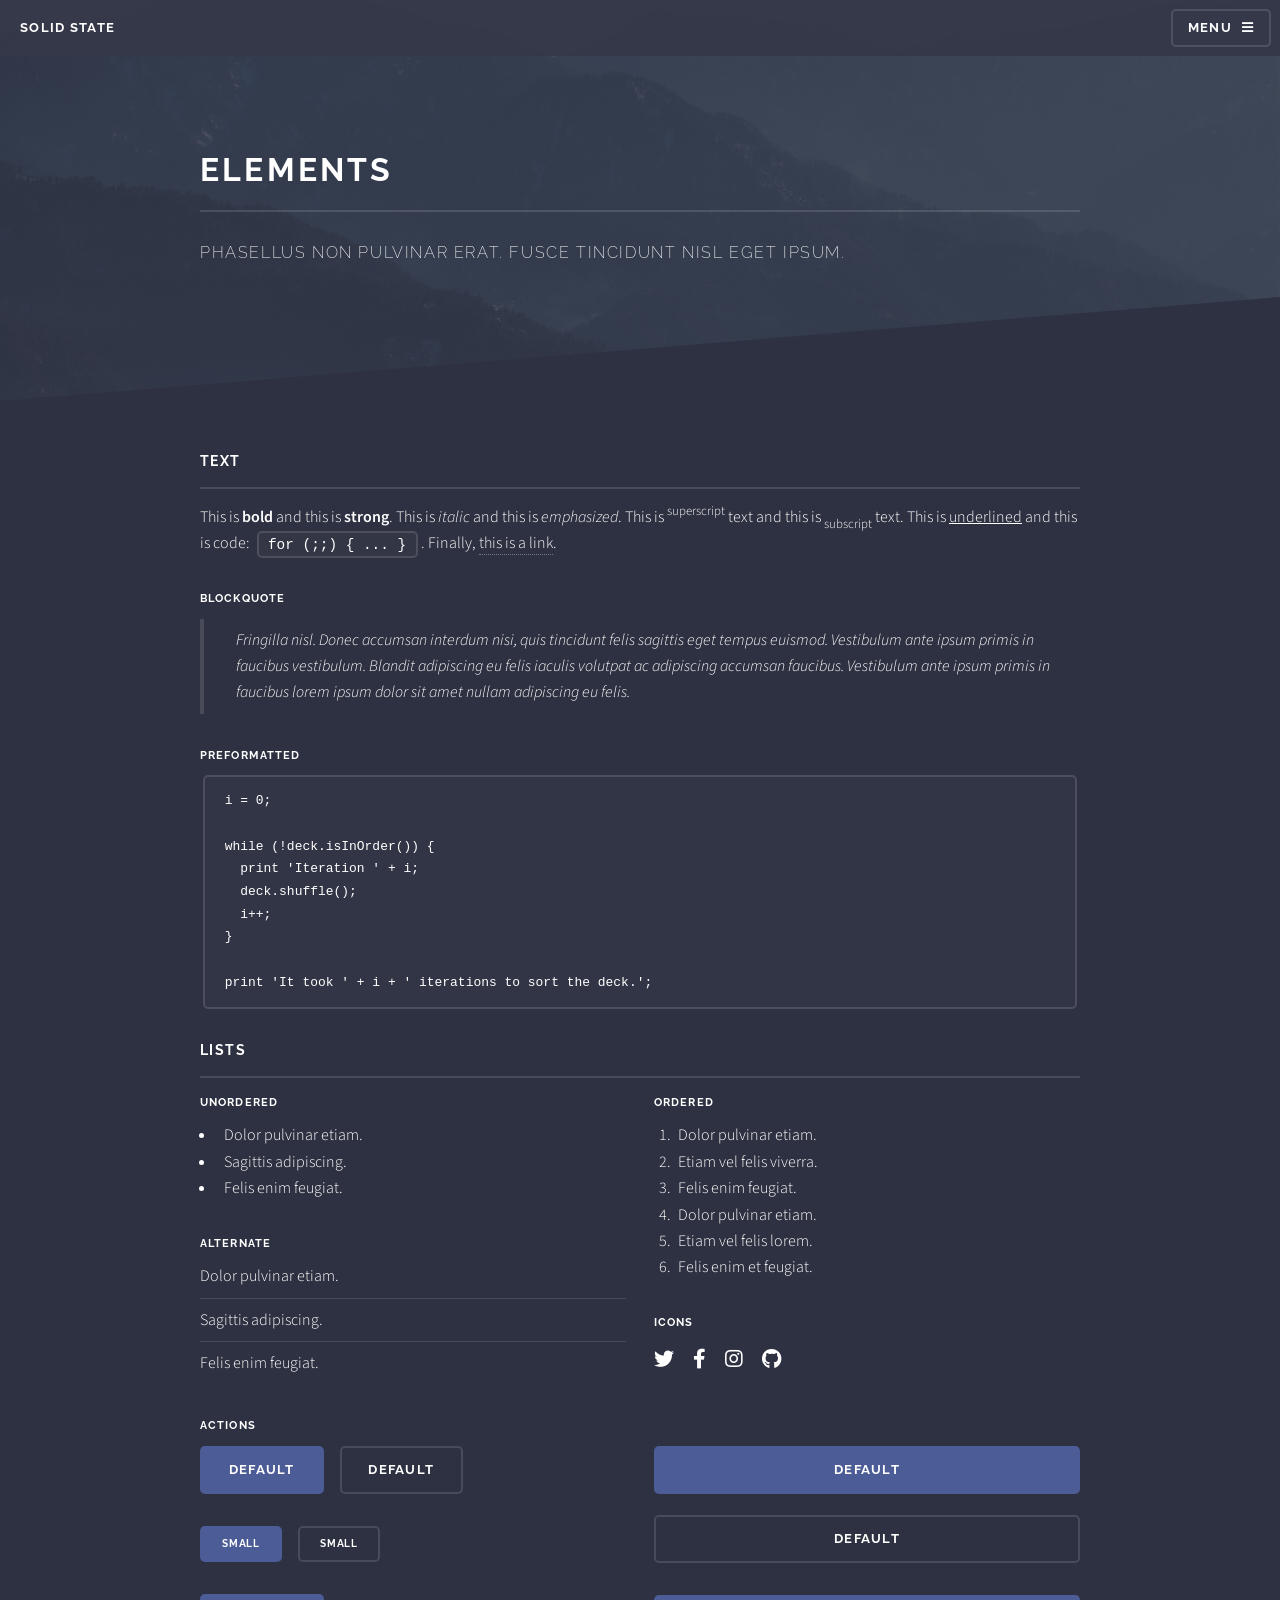
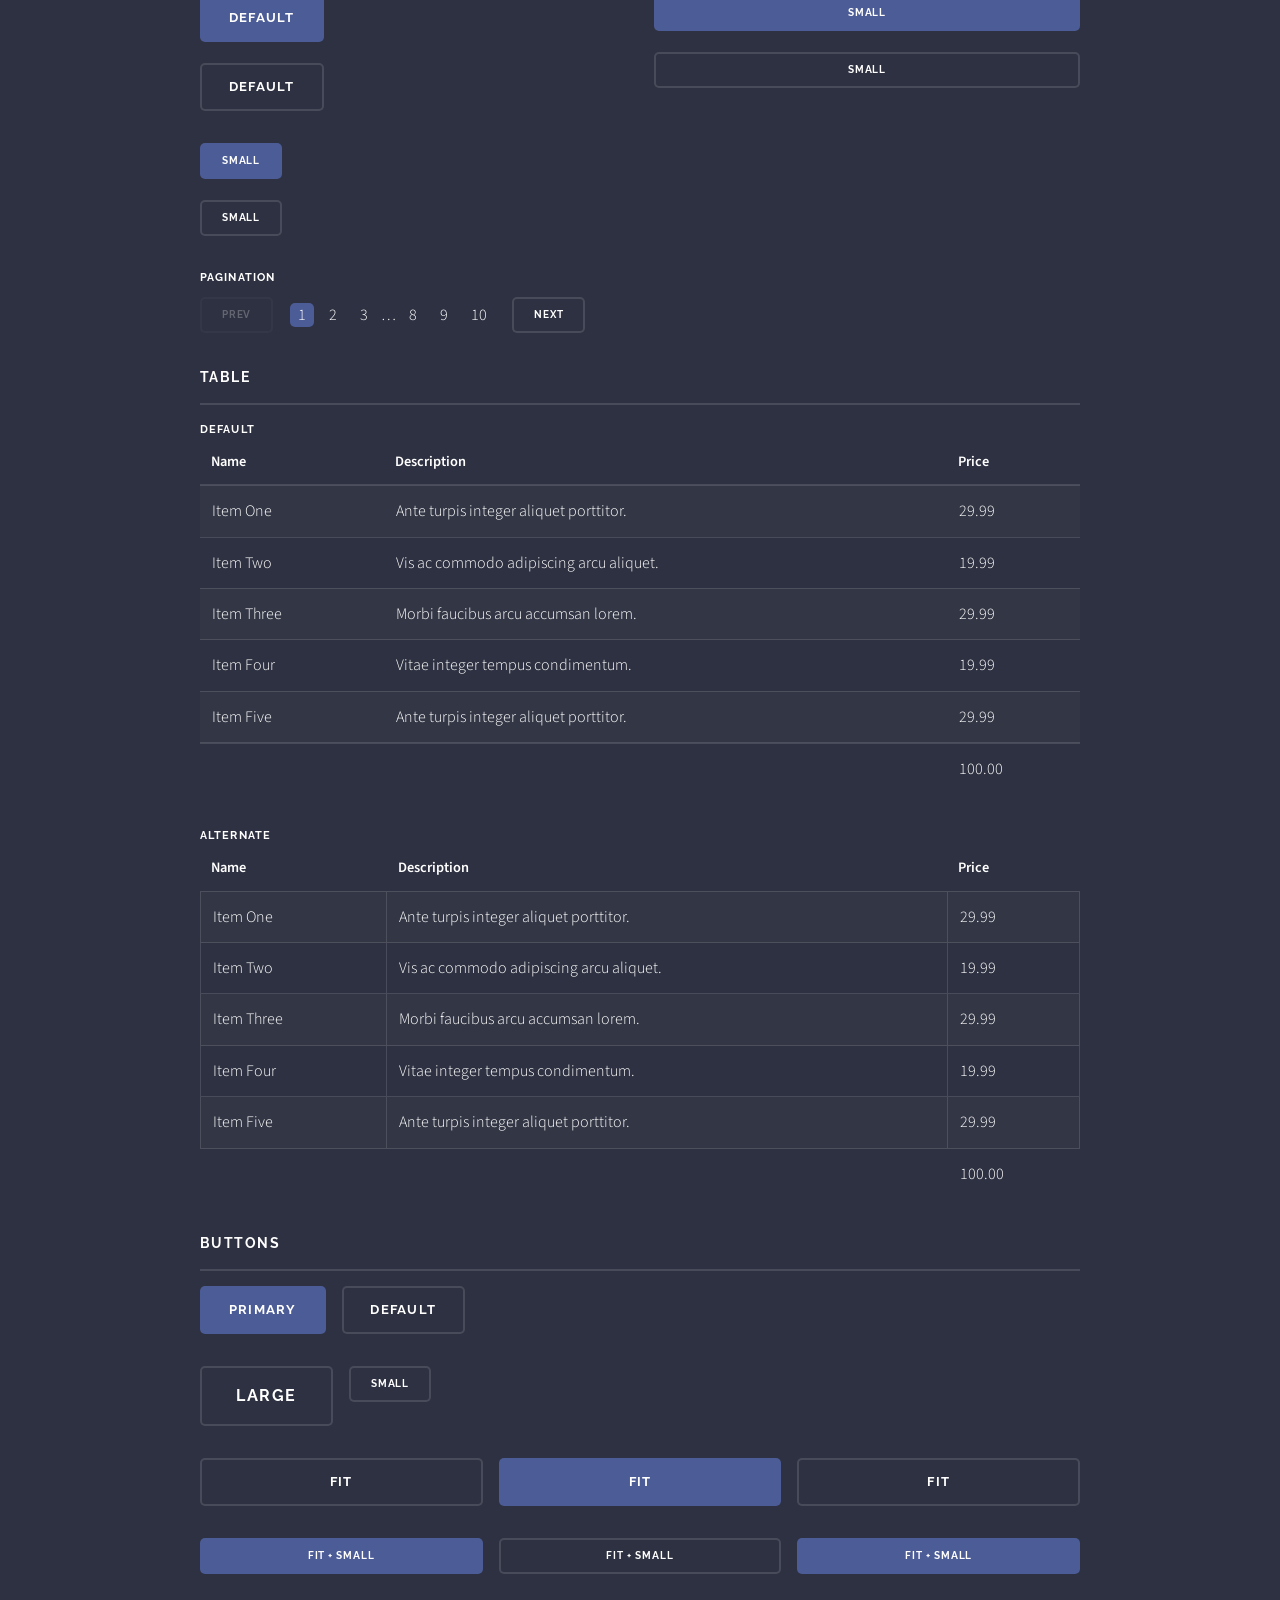
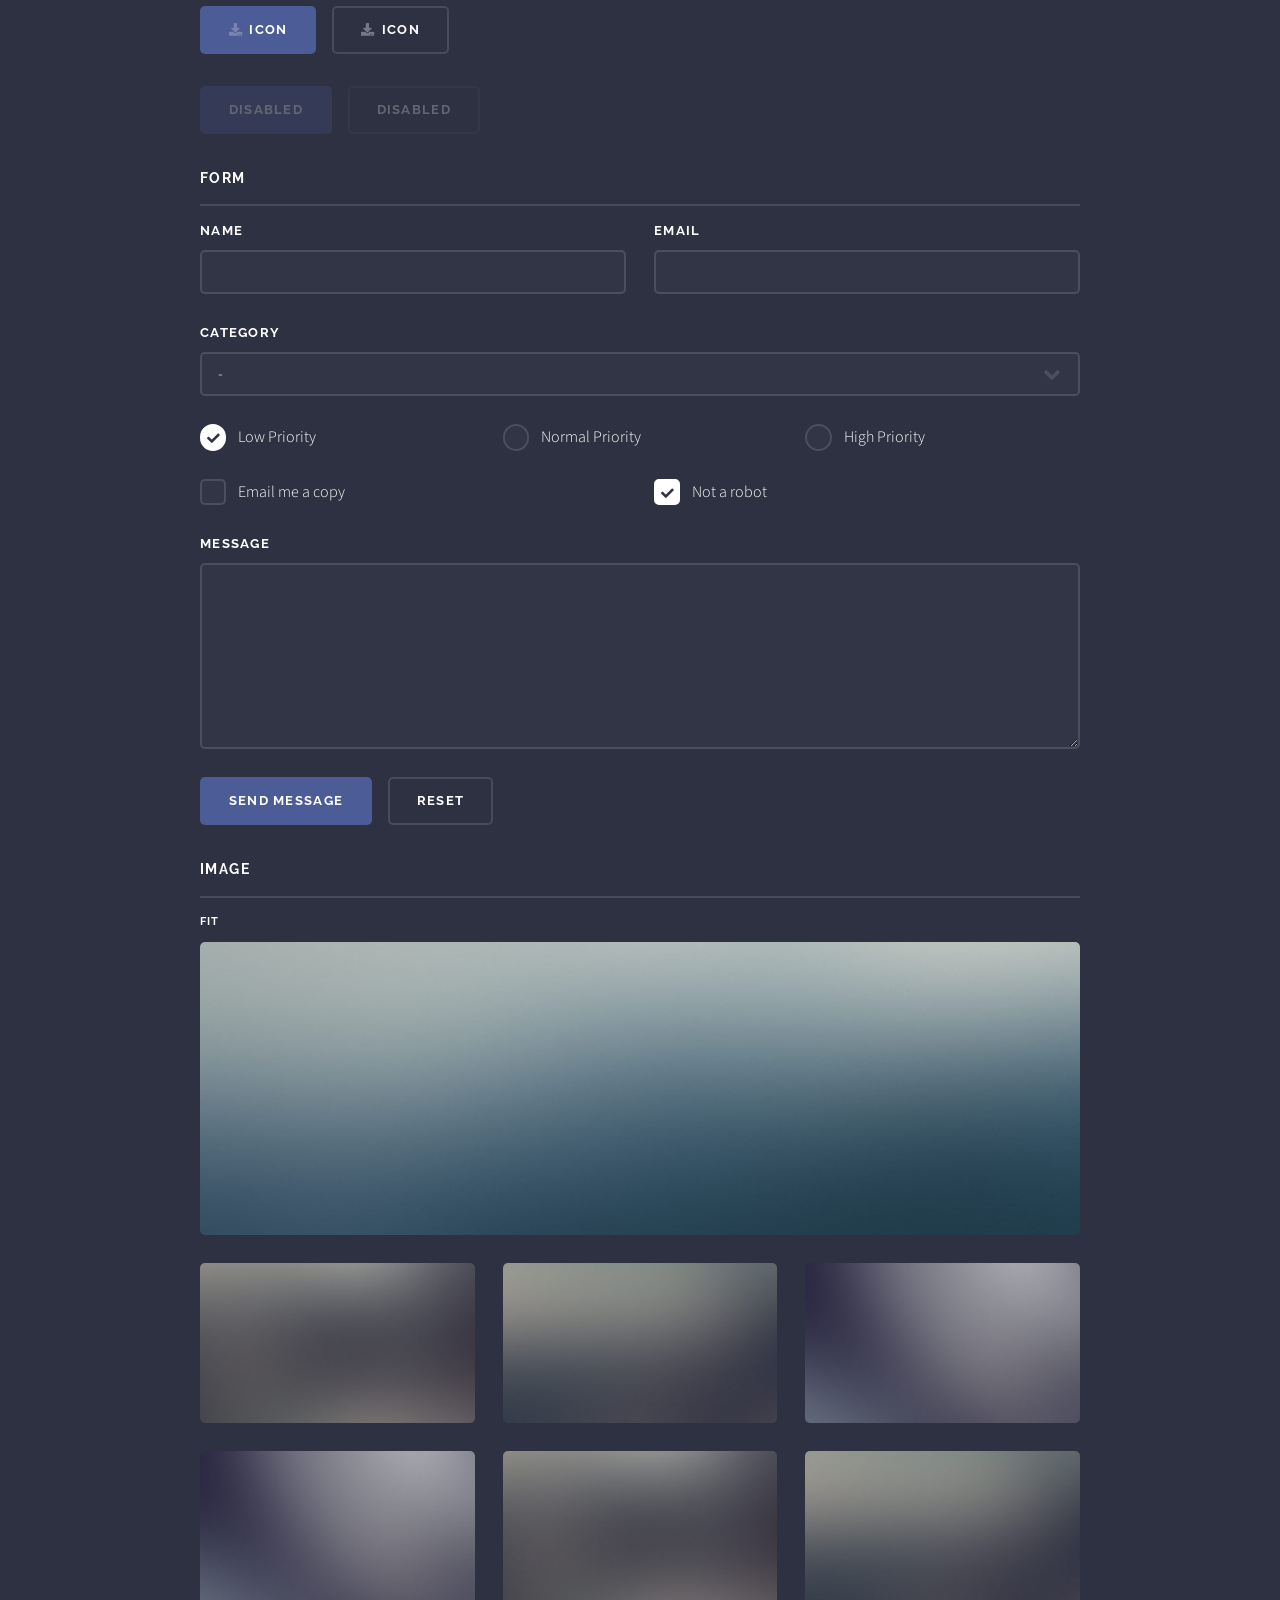
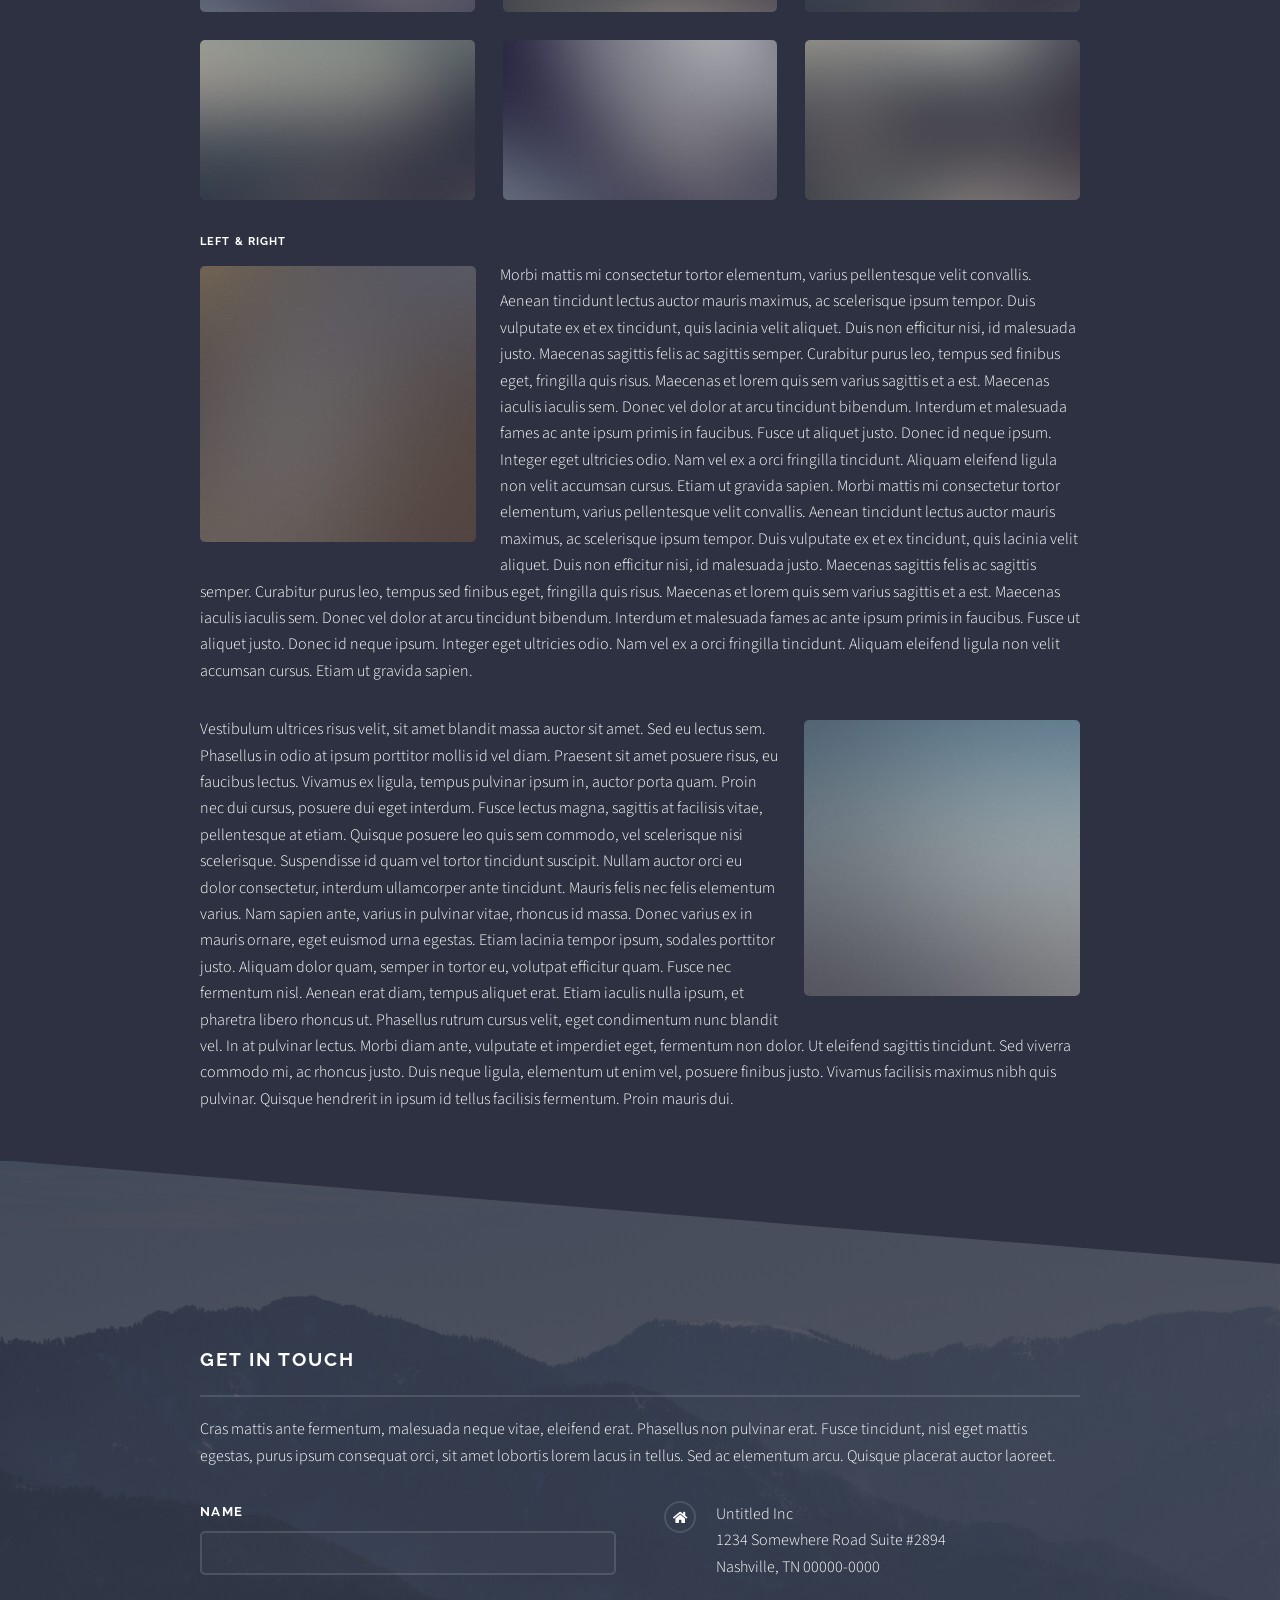
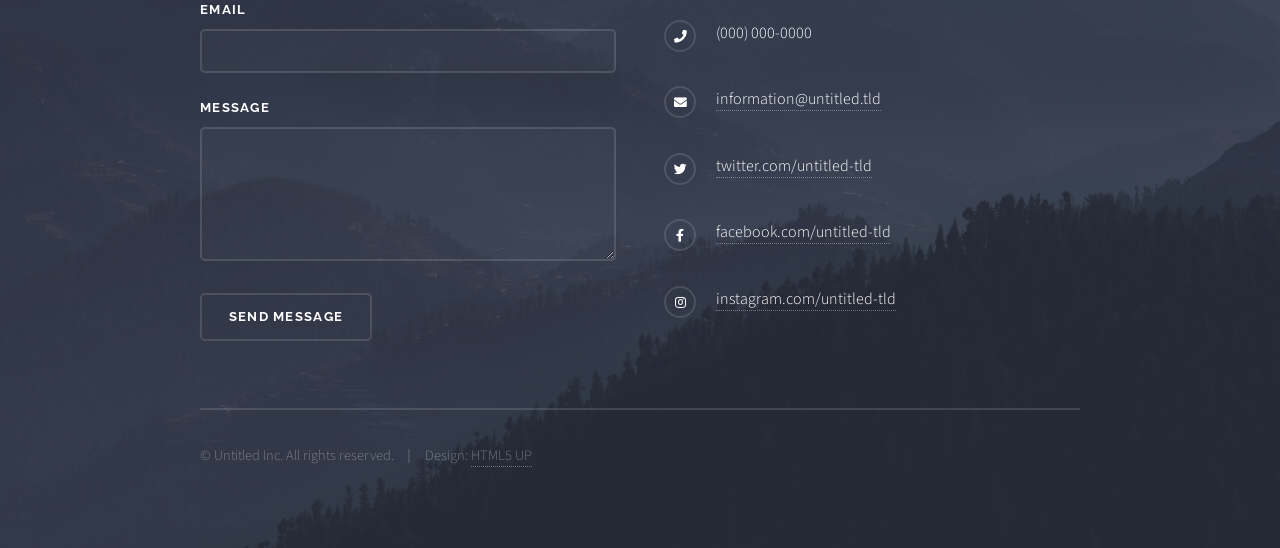
<file: elements.html>
<!DOCTYPE HTML>
<!--
	Solid State by HTML5 UP
	html5up.net | @ajlkn
	Free for personal and commercial use under the CCA 3.0 license (html5up.net/license)
-->
<html>
	<head>
		<title>Elements - Solid State by HTML5 UP</title>
		<meta charset="utf-8" />
		<meta name="viewport" content="width=device-width, initial-scale=1, user-scalable=no" />
		<link rel="stylesheet" href="assets/css/main.css" />
		<noscript><link rel="stylesheet" href="assets/css/noscript.css" /></noscript>
	</head>
	<body class="is-preload">

		<!-- Page Wrapper -->
			<div id="page-wrapper">

				<!-- Header -->
					<header id="header">
						<h1><a href="index.html">Solid State</a></h1>
						<nav>
							<a href="#menu">Menu</a>
						</nav>
					</header>

				<!-- Menu -->
					<nav id="menu">
						<div class="inner">
							<h2>Menu</h2>
							<ul class="links">
								<li><a href="index.html">Home</a></li>
								<li><a href="videoEditing.html">Video Editing</a></li>
								<li><a href="writingSamples.html">Writing Samples</a></li>
								<li><a href="websiteManagement.html">Website management</a></li>
							</ul>
							<a href="#" class="close">Close</a>
						</div>
					</nav>

				<!-- Wrapper -->
					<section id="wrapper">
						<header>
							<div class="inner">
								<h2>Elements</h2>
								<p>Phasellus non pulvinar erat. Fusce tincidunt nisl eget ipsum.</p>
							</div>
						</header>

						<!-- Content -->
							<div class="wrapper">
								<div class="inner">

									<section>
										<h3 class="major">Text</h3>
										<p>This is <b>bold</b> and this is <strong>strong</strong>. This is <i>italic</i> and this is <em>emphasized</em>.
										This is <sup>superscript</sup> text and this is <sub>subscript</sub> text.
										This is <u>underlined</u> and this is code: <code>for (;;) { ... }</code>. Finally, <a href="#">this is a link</a>.</p>
										<h4>Blockquote</h4>
										<blockquote>Fringilla nisl. Donec accumsan interdum nisi, quis tincidunt felis sagittis eget tempus euismod. Vestibulum ante ipsum primis in faucibus vestibulum. Blandit adipiscing eu felis iaculis volutpat ac adipiscing accumsan faucibus. Vestibulum ante ipsum primis in faucibus lorem ipsum dolor sit amet nullam adipiscing eu felis.</blockquote>
										<h4>Preformatted</h4>
										<pre><code>i = 0;

while (!deck.isInOrder()) {
  print 'Iteration ' + i;
  deck.shuffle();
  i++;
}

print 'It took ' + i + ' iterations to sort the deck.';</code></pre>
									</section>

									<section>
										<h3 class="major">Lists</h3>
										<div class="row">
											<div class="col-6 col-12-medium">
												<h4>Unordered</h4>
												<ul>
													<li>Dolor pulvinar etiam.</li>
													<li>Sagittis adipiscing.</li>
													<li>Felis enim feugiat.</li>
												</ul>
												<h4>Alternate</h4>
												<ul class="alt">
													<li>Dolor pulvinar etiam.</li>
													<li>Sagittis adipiscing.</li>
													<li>Felis enim feugiat.</li>
												</ul>
											</div>
											<div class="col-6 col-12-medium">
												<h4>Ordered</h4>
												<ol>
													<li>Dolor pulvinar etiam.</li>
													<li>Etiam vel felis viverra.</li>
													<li>Felis enim feugiat.</li>
													<li>Dolor pulvinar etiam.</li>
													<li>Etiam vel felis lorem.</li>
													<li>Felis enim et feugiat.</li>
												</ol>
												<h4>Icons</h4>
												<ul class="icons">
													<li><a href="#" class="icon brands fa-twitter"><span class="label">Twitter</span></a></li>
													<li><a href="#" class="icon brands fa-facebook-f"><span class="label">Facebook</span></a></li>
													<li><a href="#" class="icon brands fa-instagram"><span class="label">Instagram</span></a></li>
													<li><a href="#" class="icon brands fa-github"><span class="label">Github</span></a></li>
												</ul>
											</div>
										</div>
										<h4>Actions</h4>
										<div class="row">
											<div class="col-6 col-12-medium">
												<ul class="actions">
													<li><a href="#" class="button primary">Default</a></li>
													<li><a href="#" class="button">Default</a></li>
												</ul>
												<ul class="actions small">
													<li><a href="#" class="button primary small">Small</a></li>
													<li><a href="#" class="button small">Small</a></li>
												</ul>
												<ul class="actions stacked">
													<li><a href="#" class="button primary">Default</a></li>
													<li><a href="#" class="button">Default</a></li>
												</ul>
												<ul class="actions stacked small">
													<li><a href="#" class="button primary small">Small</a></li>
													<li><a href="#" class="button small">Small</a></li>
												</ul>
											</div>
											<div class="col-6 col-12-medium">
												<ul class="actions stacked">
													<li><a href="#" class="button primary fit">Default</a></li>
													<li><a href="#" class="button fit">Default</a></li>
												</ul>
												<ul class="actions stacked small">
													<li><a href="#" class="button primary small fit">Small</a></li>
													<li><a href="#" class="button small fit">Small</a></li>
												</ul>
											</div>
										</div>
										<h4>Pagination</h4>
										<ul class="pagination">
											<li><span class="button small disabled">Prev</span></li>
											<li><a href="#" class="page active">1</a></li>
											<li><a href="#" class="page">2</a></li>
											<li><a href="#" class="page">3</a></li>
											<li><span>&hellip;</span></li>
											<li><a href="#" class="page">8</a></li>
											<li><a href="#" class="page">9</a></li>
											<li><a href="#" class="page">10</a></li>
											<li><a href="#" class="button small">Next</a></li>
										</ul>
									</section>

									<section>
										<h3 class="major">Table</h3>
										<h4>Default</h4>
										<div class="table-wrapper">
											<table>
												<thead>
													<tr>
														<th>Name</th>
														<th>Description</th>
														<th>Price</th>
													</tr>
												</thead>
												<tbody>
													<tr>
														<td>Item One</td>
														<td>Ante turpis integer aliquet porttitor.</td>
														<td>29.99</td>
													</tr>
													<tr>
														<td>Item Two</td>
														<td>Vis ac commodo adipiscing arcu aliquet.</td>
														<td>19.99</td>
													</tr>
													<tr>
														<td>Item Three</td>
														<td> Morbi faucibus arcu accumsan lorem.</td>
														<td>29.99</td>
													</tr>
													<tr>
														<td>Item Four</td>
														<td>Vitae integer tempus condimentum.</td>
														<td>19.99</td>
													</tr>
													<tr>
														<td>Item Five</td>
														<td>Ante turpis integer aliquet porttitor.</td>
														<td>29.99</td>
													</tr>
												</tbody>
												<tfoot>
													<tr>
														<td colspan="2"></td>
														<td>100.00</td>
													</tr>
												</tfoot>
											</table>
										</div>

										<h4>Alternate</h4>
										<div class="table-wrapper">
											<table class="alt">
												<thead>
													<tr>
														<th>Name</th>
														<th>Description</th>
														<th>Price</th>
													</tr>
												</thead>
												<tbody>
													<tr>
														<td>Item One</td>
														<td>Ante turpis integer aliquet porttitor.</td>
														<td>29.99</td>
													</tr>
													<tr>
														<td>Item Two</td>
														<td>Vis ac commodo adipiscing arcu aliquet.</td>
														<td>19.99</td>
													</tr>
													<tr>
														<td>Item Three</td>
														<td> Morbi faucibus arcu accumsan lorem.</td>
														<td>29.99</td>
													</tr>
													<tr>
														<td>Item Four</td>
														<td>Vitae integer tempus condimentum.</td>
														<td>19.99</td>
													</tr>
													<tr>
														<td>Item Five</td>
														<td>Ante turpis integer aliquet porttitor.</td>
														<td>29.99</td>
													</tr>
												</tbody>
												<tfoot>
													<tr>
														<td colspan="2"></td>
														<td>100.00</td>
													</tr>
												</tfoot>
											</table>
										</div>
									</section>

									<section>
										<h3 class="major">Buttons</h3>
										<ul class="actions">
											<li><a href="#" class="button primary">Primary</a></li>
											<li><a href="#" class="button">Default</a></li>
										</ul>
										<ul class="actions">
											<li><a href="#" class="button large">Large</a></li>
											<li><a href="#" class="button small">Small</a></li>
										</ul>
										<ul class="actions fit">
											<li><a href="#" class="button fit">Fit</a></li>
											<li><a href="#" class="button primary fit">Fit</a></li>
											<li><a href="#" class="button fit">Fit</a></li>
										</ul>
										<ul class="actions fit small">
											<li><a href="#" class="button primary fit small">Fit + Small</a></li>
											<li><a href="#" class="button fit small">Fit + Small</a></li>
											<li><a href="#" class="button primary fit small">Fit + Small</a></li>
										</ul>
										<ul class="actions">
											<li><a href="#" class="button primary icon solid fa-download">Icon</a></li>
											<li><a href="#" class="button icon solid fa-download">Icon</a></li>
										</ul>
										<ul class="actions">
											<li><span class="button primary disabled">Disabled</span></li>
											<li><span class="button disabled">Disabled</span></li>
										</ul>
									</section>

									<section>
										<h3 class="major">Form</h3>
										<form method="post" action="#">
											<div class="row gtr-uniform">
												<div class="col-6 col-12-xsmall">
													<label for="demo-name">Name</label>
													<input type="text" name="demo-name" id="demo-name" value="" />
												</div>
												<div class="col-6 col-12-xsmall">
													<label for="demo-email">Email</label>
													<input type="email" name="demo-email" id="demo-email" value="" />
												</div>
												<div class="col-12">
													<label for="demo-category">Category</label>
													<select name="demo-category" id="demo-category">
														<option value="">-</option>
														<option value="1">Manufacturing</option>
														<option value="1">Shipping</option>
														<option value="1">Administration</option>
														<option value="1">Human Resources</option>
													</select>
												</div>
												<div class="col-4 col-12-small">
													<input type="radio" id="demo-priority-low" name="demo-priority" checked>
													<label for="demo-priority-low">Low Priority</label>
												</div>
												<div class="col-4 col-12-small">
													<input type="radio" id="demo-priority-normal" name="demo-priority">
													<label for="demo-priority-normal">Normal Priority</label>
												</div>
												<div class="col-4 col-12-small">
													<input type="radio" id="demo-priority-high" name="demo-priority">
													<label for="demo-priority-high">High Priority</label>
												</div>
												<div class="col-6 col-12-small">
													<input type="checkbox" id="demo-copy" name="demo-copy">
													<label for="demo-copy">Email me a copy</label>
												</div>
												<div class="col-6 col-12-small">
													<input type="checkbox" id="demo-human" name="demo-human" checked>
													<label for="demo-human">Not a robot</label>
												</div>
												<div class="col-12">
													<label for="demo-message">Message</label>
													<textarea name="demo-message" id="demo-message" rows="6"></textarea>
												</div>
												<div class="col-12">
													<ul class="actions">
														<li><input type="submit" value="Send Message" class="primary" /></li>
														<li><input type="reset" value="Reset" /></li>
													</ul>
												</div>
											</div>
										</form>
									</section>

									<section>
										<h3 class="major">Image</h3>
										<h4>Fit</h4>
										<div class="box alt">
											<div class="row gtr-uniform">
												<div class="col-12"><span class="image fit"><img src="images/pic08.jpg" alt="" /></span></div>
												<div class="col-4"><span class="image fit"><img src="images/pic05.jpg" alt="" /></span></div>
												<div class="col-4"><span class="image fit"><img src="images/pic06.jpg" alt="" /></span></div>
												<div class="col-4"><span class="image fit"><img src="images/pic07.jpg" alt="" /></span></div>
												<div class="col-4"><span class="image fit"><img src="images/pic07.jpg" alt="" /></span></div>
												<div class="col-4"><span class="image fit"><img src="images/pic05.jpg" alt="" /></span></div>
												<div class="col-4"><span class="image fit"><img src="images/pic06.jpg" alt="" /></span></div>
												<div class="col-4"><span class="image fit"><img src="images/pic06.jpg" alt="" /></span></div>
												<div class="col-4"><span class="image fit"><img src="images/pic07.jpg" alt="" /></span></div>
												<div class="col-4"><span class="image fit"><img src="images/pic05.jpg" alt="" /></span></div>
											</div>
										</div>
										<h4>Left &amp; Right</h4>
										<p><span class="image left"><img src="images/pic01.jpg" alt="" /></span>Morbi mattis mi consectetur tortor elementum, varius pellentesque velit convallis. Aenean tincidunt lectus auctor mauris maximus, ac scelerisque ipsum tempor. Duis vulputate ex et ex tincidunt, quis lacinia velit aliquet. Duis non efficitur nisi, id malesuada justo. Maecenas sagittis felis ac sagittis semper. Curabitur purus leo, tempus sed finibus eget, fringilla quis risus. Maecenas et lorem quis sem varius sagittis et a est. Maecenas iaculis iaculis sem. Donec vel dolor at arcu tincidunt bibendum. Interdum et malesuada fames ac ante ipsum primis in faucibus. Fusce ut aliquet justo. Donec id neque ipsum. Integer eget ultricies odio. Nam vel ex a orci fringilla tincidunt. Aliquam eleifend ligula non velit accumsan cursus. Etiam ut gravida sapien. Morbi mattis mi consectetur tortor elementum, varius pellentesque velit convallis. Aenean tincidunt lectus auctor mauris maximus, ac scelerisque ipsum tempor. Duis vulputate ex et ex tincidunt, quis lacinia velit aliquet. Duis non efficitur nisi, id malesuada justo. Maecenas sagittis felis ac sagittis semper. Curabitur purus leo, tempus sed finibus eget, fringilla quis risus. Maecenas et lorem quis sem varius sagittis et a est. Maecenas iaculis iaculis sem. Donec vel dolor at arcu tincidunt bibendum. Interdum et malesuada fames ac ante ipsum primis in faucibus. Fusce ut aliquet justo. Donec id neque ipsum. Integer eget ultricies odio. Nam vel ex a orci fringilla tincidunt. Aliquam eleifend ligula non velit accumsan cursus. Etiam ut gravida sapien.</p>
										<p><span class="image right"><img src="images/pic02.jpg" alt="" /></span>Vestibulum ultrices risus velit, sit amet blandit massa auctor sit amet. Sed eu lectus sem. Phasellus in odio at ipsum porttitor mollis id vel diam. Praesent sit amet posuere risus, eu faucibus lectus. Vivamus ex ligula, tempus pulvinar ipsum in, auctor porta quam. Proin nec dui cursus, posuere dui eget interdum. Fusce lectus magna, sagittis at facilisis vitae, pellentesque at etiam. Quisque posuere leo quis sem commodo, vel scelerisque nisi scelerisque. Suspendisse id quam vel tortor tincidunt suscipit. Nullam auctor orci eu dolor consectetur, interdum ullamcorper ante tincidunt. Mauris felis nec felis elementum varius. Nam sapien ante, varius in pulvinar vitae, rhoncus id massa. Donec varius ex in mauris ornare, eget euismod urna egestas. Etiam lacinia tempor ipsum, sodales porttitor justo. Aliquam dolor quam, semper in tortor eu, volutpat efficitur quam. Fusce nec fermentum nisl. Aenean erat diam, tempus aliquet erat. Etiam iaculis nulla ipsum, et pharetra libero rhoncus ut. Phasellus rutrum cursus velit, eget condimentum nunc blandit vel. In at pulvinar lectus. Morbi diam ante, vulputate et imperdiet eget, fermentum non dolor. Ut eleifend sagittis tincidunt. Sed viverra commodo mi, ac rhoncus justo. Duis neque ligula, elementum ut enim vel, posuere finibus justo. Vivamus facilisis maximus nibh quis pulvinar. Quisque hendrerit in ipsum id tellus facilisis fermentum. Proin mauris dui.</p>
									</section>

								</div>
							</div>

					</section>

				<!-- Footer -->
					<section id="footer">
						<div class="inner">
							<h2 class="major">Get in touch</h2>
							<p>Cras mattis ante fermentum, malesuada neque vitae, eleifend erat. Phasellus non pulvinar erat. Fusce tincidunt, nisl eget mattis egestas, purus ipsum consequat orci, sit amet lobortis lorem lacus in tellus. Sed ac elementum arcu. Quisque placerat auctor laoreet.</p>
							<form method="post" action="#">
								<div class="fields">
									<div class="field">
										<label for="name">Name</label>
										<input type="text" name="name" id="name" />
									</div>
									<div class="field">
										<label for="email">Email</label>
										<input type="email" name="email" id="email" />
									</div>
									<div class="field">
										<label for="message">Message</label>
										<textarea name="message" id="message" rows="4"></textarea>
									</div>
								</div>
								<ul class="actions">
									<li><input type="submit" value="Send Message" /></li>
								</ul>
							</form>
							<ul class="contact">
								<li class="icon solid fa-home">
									Untitled Inc<br />
									1234 Somewhere Road Suite #2894<br />
									Nashville, TN 00000-0000
								</li>
								<li class="icon solid fa-phone">(000) 000-0000</li>
								<li class="icon solid fa-envelope"><a href="#">information@untitled.tld</a></li>
								<li class="icon brands fa-twitter"><a href="#">twitter.com/untitled-tld</a></li>
								<li class="icon brands fa-facebook-f"><a href="#">facebook.com/untitled-tld</a></li>
								<li class="icon brands fa-instagram"><a href="#">instagram.com/untitled-tld</a></li>
							</ul>
							<ul class="copyright">
								<li>&copy; Untitled Inc. All rights reserved.</li><li>Design: <a href="http://html5up.net">HTML5 UP</a></li>
							</ul>
						</div>
					</section>

			</div>

		<!-- Scripts -->
			<script src="assets/js/jquery.min.js"></script>
			<script src="assets/js/jquery.scrollex.min.js"></script>
			<script src="assets/js/browser.min.js"></script>
			<script src="assets/js/breakpoints.min.js"></script>
			<script src="assets/js/util.js"></script>
			<script src="assets/js/main.js"></script>

	</body>
</html>
</file>
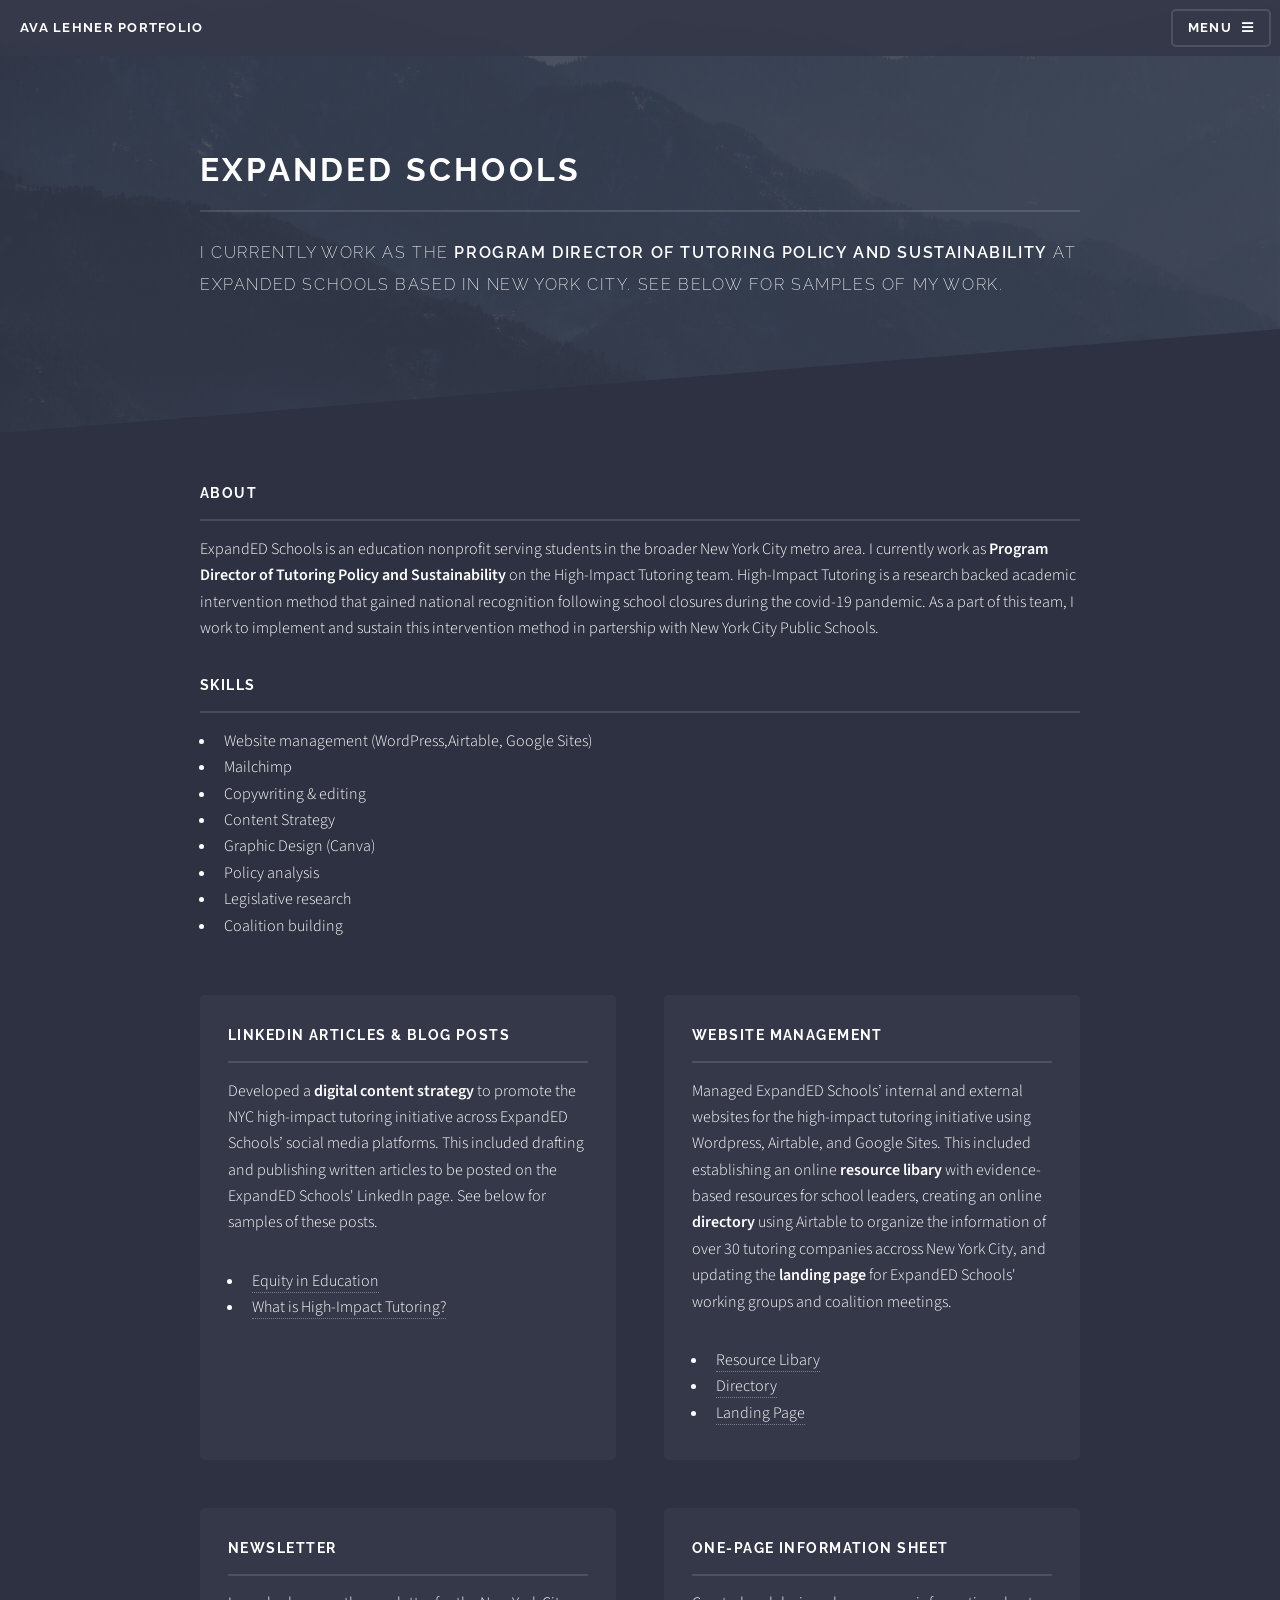
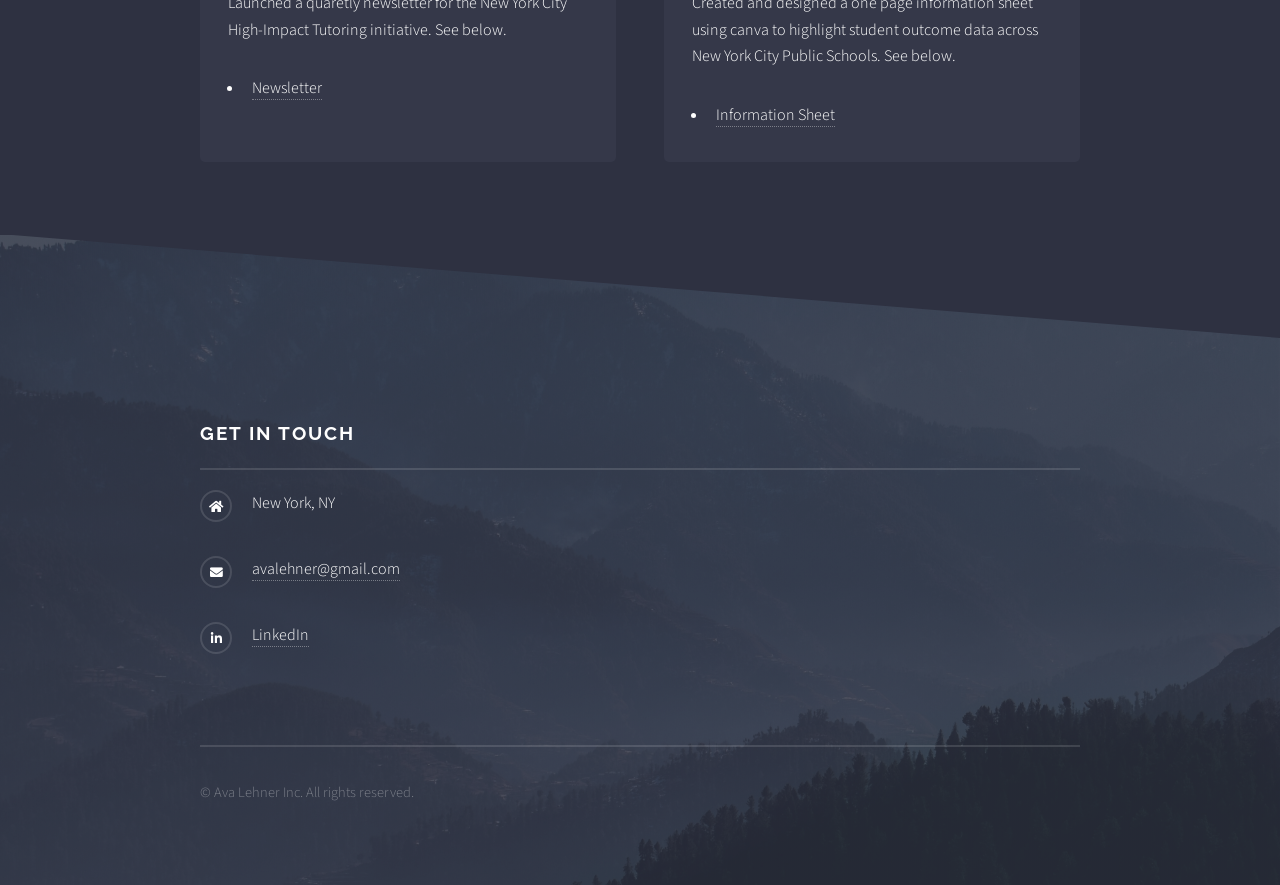
<file: expandedSchools.html>
<!DOCTYPE HTML>
<!--
	Solid State by HTML5 UP
	html5up.net | @ajlkn
	Free for personal and commercial use under the CCA 3.0 license (html5up.net/license)
-->
<html>
	<head>
		<title>Ava Lehner Portfolio</title>
		<meta charset="utf-8" />
		<meta name="viewport" content="width=device-width, initial-scale=1, user-scalable=no" />
		<link rel="stylesheet" href="assets/css/main.css" />
		<noscript><link rel="stylesheet" href="assets/css/noscript.css" /></noscript>
	</head>
	<body class="is-preload">

		<!-- Page Wrapper -->
			<div id="page-wrapper">

				<!-- Header -->
					<header id="header">
						<h1><a href="index.html">Ava Lehner Portfolio</a></h1>
						<nav>
							<a href="#menu">Menu</a>
						</nav>
					</header>

				<!-- Menu -->
					<nav id="menu">
						<div class="inner">
							<h2>Menu</h2>
							<ul class="links">
								<li><a href="index.html">Home</a></li>
								<li><a href="writingSamples.html">Writing Samples</a></li>
								<li><a href="videoEditing.html">Video Editing</a></li>
								<li><a href="websiteManagement.html">Website management</a></li>
							</ul>
							<a href="#" class="close">Close</a>
						</div>
					</nav>

				<!-- Wrapper -->
					<section id="wrapper">
						<header>
							<div class="inner">
								<h2>ExpandED Schools</h2>
								<p>I currently work as the <strong>Program Director of Tutoring Policy and Sustainability</strong> at ExpandED Schools based in New York City. See below for samples of my work.</p>
							</div>
						</header>

						<!-- Content -->
							<div class="wrapper">
								<div class="inner">

									<h3 class="major">About</h3>
									<p>ExpandED Schools is an education nonprofit serving students in the broader New York City metro area. I currently work as <strong>Program Director of Tutoring Policy and Sustainability</strong> on the High-Impact Tutoring team. High-Impact Tutoring is a research backed academic intervention method that gained national recognition following school closures during the covid-19 pandemic. As a part of this team, I work to implement and sustain this intervention method in partership with New York City Public Schools.</p>
									<h3 class="major">Skills</h3>
									<ul>
										<li>Website management (WordPress,Airtable, Google Sites)</li>
										<li>Mailchimp</li>
										<li>Copywriting & editing</li>
										<li>Content Strategy</li>
										<li>Graphic Design (Canva)</li>
										<li>Policy analysis</li>
										<li>Legislative research</li>
										<li>Coalition building</li>
									</ul>
									</p>

									<section class="features">
										<article>
											<h3 class="major">LinkedIn Articles & Blog Posts</h3>
											<p>Developed a <strong>digital content strategy </strong> to promote the NYC high-impact tutoring initiative across ExpandED Schools’ social media platforms. This included drafting and publishing written articles to be posted on the ExpandED Schools' LinkedIn page. See below for samples of these posts.</p>
											<ul class="links">
												<li><a href="https://www.linkedin.com/pulse/equity-education-closing-achievement-gap-through-high-impact-ahave/?trackingId=lNtkH1wBRoOUXK5tViM9aQ%3D%3D">Equity in Education</a></li>
												<li><a href="https://www.linkedin.com/pulse/what-difference-between-high-impact-tutoring-hit-standard-wodke/?trackingId=oPLv%2BoMITlq8d7SymofuRg%3D%3D">What is High-Impact Tutoring?</a></li>
											</ul>
										</article>
										<article>
											<h3 class="major">Website Management</h3>
											<p>Managed ExpandED Schools’ internal and external websites for the high-impact tutoring initiative using Wordpress, Airtable, and Google Sites. This included establishing an online <strong>resource libary</strong> with evidence-based resources for school leaders, creating an online <strong>directory</strong> using Airtable to organize the information of over 30 tutoring companies accross New York City, and updating the <strong>landing page</strong> for ExpandED Schools' working groups and coalition meetings.</p>
											<ul class="links">
												<li><a href="https://www.expandedschools.org/what-we-do/serving-afterschool-providers/resource-library/high-impact-tutoring/">Resource Libary</a></li>
												<li><a href="https://expandedschools-high-impact-tutoring.softr.app/tutor-provider-directory-external-2024-2025">Directory</a></li>
												<li><a href="https://www.expandedschools.org/what-we-do/serving-afterschool-providers/high-impact-tutoring/">Landing Page</a></li>
											</ul>
										</article>
										<article>
											<h3 class="major">Newsletter</h3>
											<p>Launched a quaretly newsletter for the New York City High-Impact Tutoring initiative. See below.</p>
											<ul class="links">
												<li><a href="https://drive.google.com/file/d/1Sjyba853l_moYtGO5iNqva8HwTnxCDDU/view?usp=share_link">Newsletter</a></li>
											</ul>
										</article>
										<article>
											<h3 class="major">One-Page Information Sheet</h3>
											<p>Created and designed a one page information sheet using canva to highlight student outcome data across New York City Public Schools. See below.</p>
											<ul class="links">
												<li><a href="https://drive.google.com/file/d/1TLO34PrJFTQGgF2vwrfDBHs2qMNzzBjd/view?usp=share_link">Information Sheet</a></li>
											</ul>
										</article>
									</section>

								</div>
							</div>

					</section>

				<!-- Footer -->
					<section id="footer">
						<div class="inner">
							<h2 class="major">Get in touch</h2>
							<!--
							<p>Fill out the form below to get in touch with me.</p>
							<form method="post" action="#">
								<div class="fields">
									<div class="field">
										<label for="name">Name</label>
										<input type="text" name="name" id="name" />
									</div>
									<div class="field">
										<label for="email">Email</label>
										<input type="email" name="email" id="email" />
									</div>
									<div class="field">
										<label for="message">Message</label>
										<textarea name="message" id="message" rows="4"></textarea>
									</div>
								</div>
								<ul class="actions">
									<li><input type="submit" value="Send Message" /></li>
								</ul>
							</form>
							-->
							<ul class="contact">
								<li class="icon solid fa-home">
									New York, NY
								</li>
								<li class="icon solid fa-envelope"><a href="#">avalehner@gmail.com</a></li>
								<li class="icon brands fa-linkedin-in"><a href="https://www.linkedin.com/in/avalehner/">LinkedIn</a></li>
								<!---
								<li class="icon brands fa-twitter"><a href="#">twitter.com/untitled-tld</a></li>
								<li class="icon brands fa-facebook-f"><a href="#">facebook.com/untitled-tld</a></li>
								<li class="icon brands fa-instagram"><a href="#">instagram.com/untitled-tld</a></li>
							-->
							</ul>
							<ul class="copyright">
								<li>&copy; Ava Lehner Inc. All rights reserved.</li>
							</ul>
						</div>
					</section>

			</div>

		<!-- Scripts -->
			<script src="assets/js/jquery.min.js"></script>
			<script src="assets/js/jquery.scrollex.min.js"></script>
			<script src="assets/js/browser.min.js"></script>
			<script src="assets/js/breakpoints.min.js"></script>
			<script src="assets/js/util.js"></script>
			<script src="assets/js/main.js"></script>

	</body>
</html>
</file>
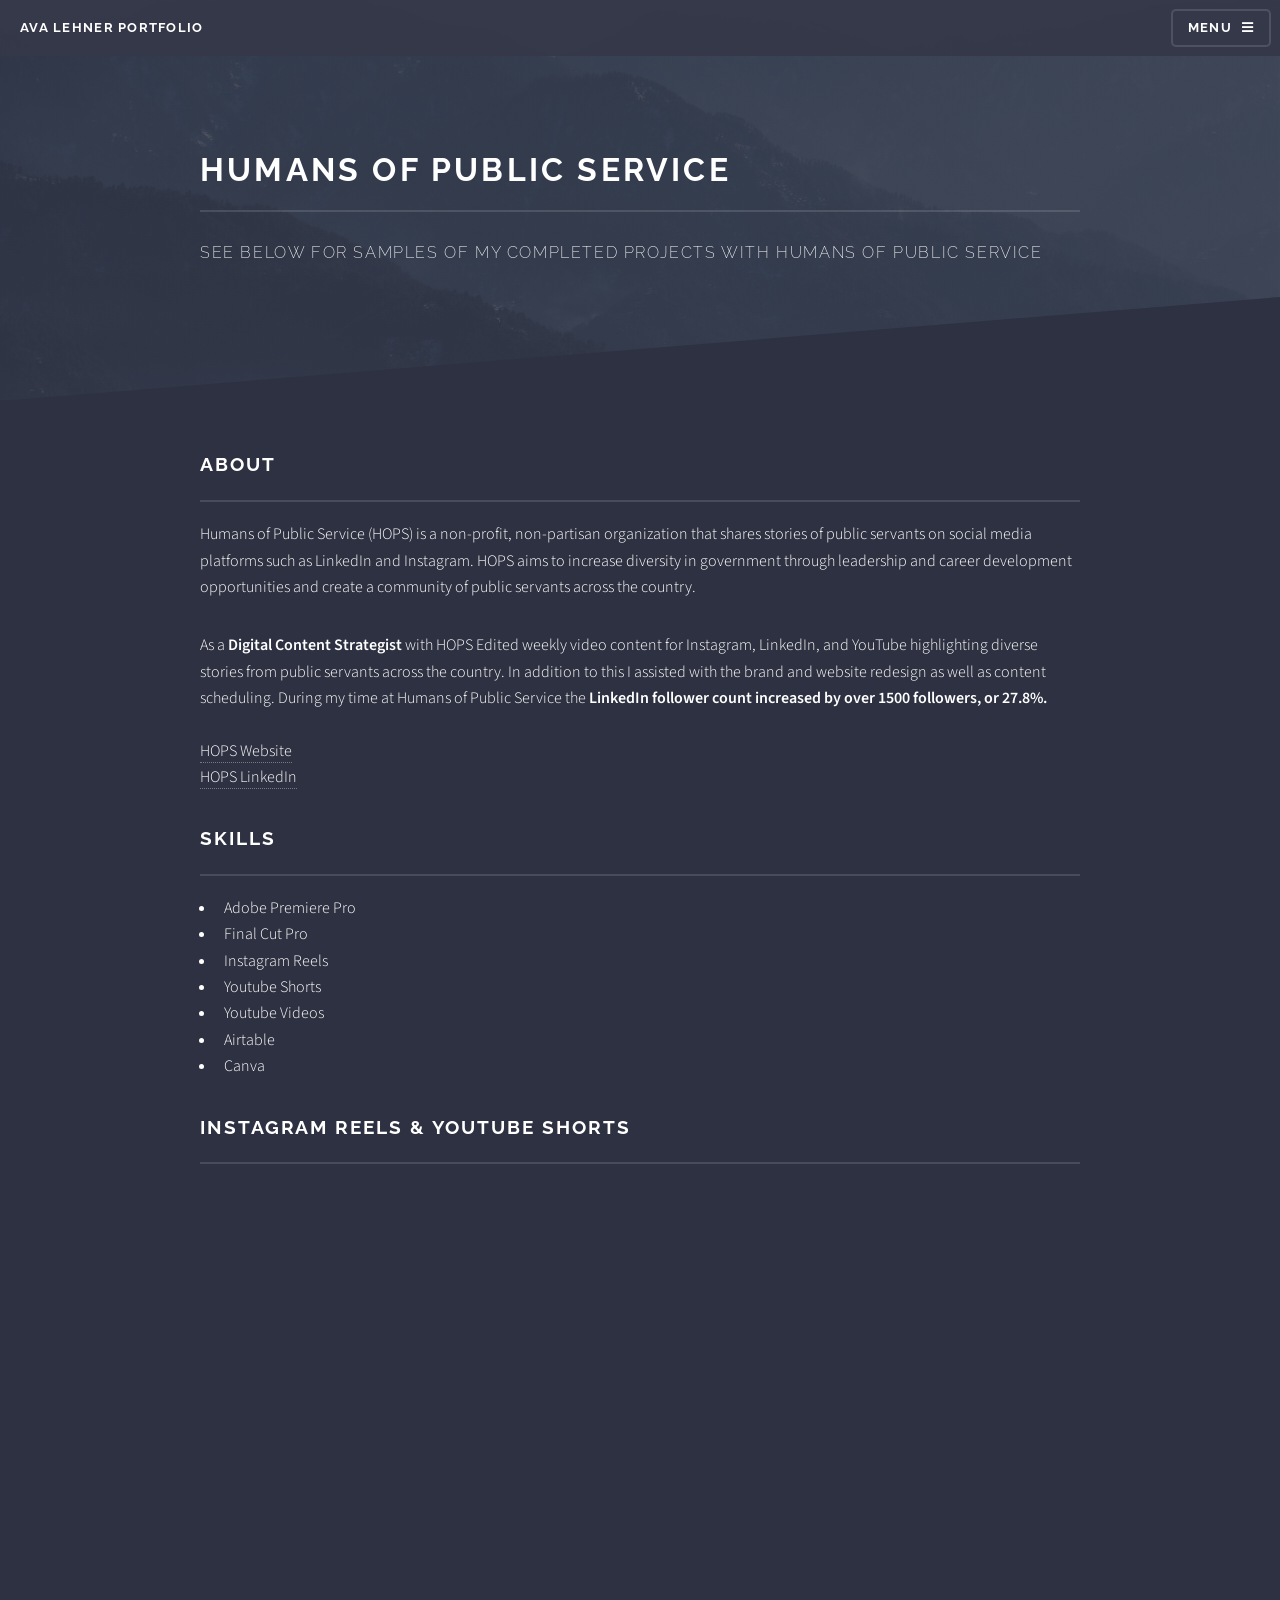
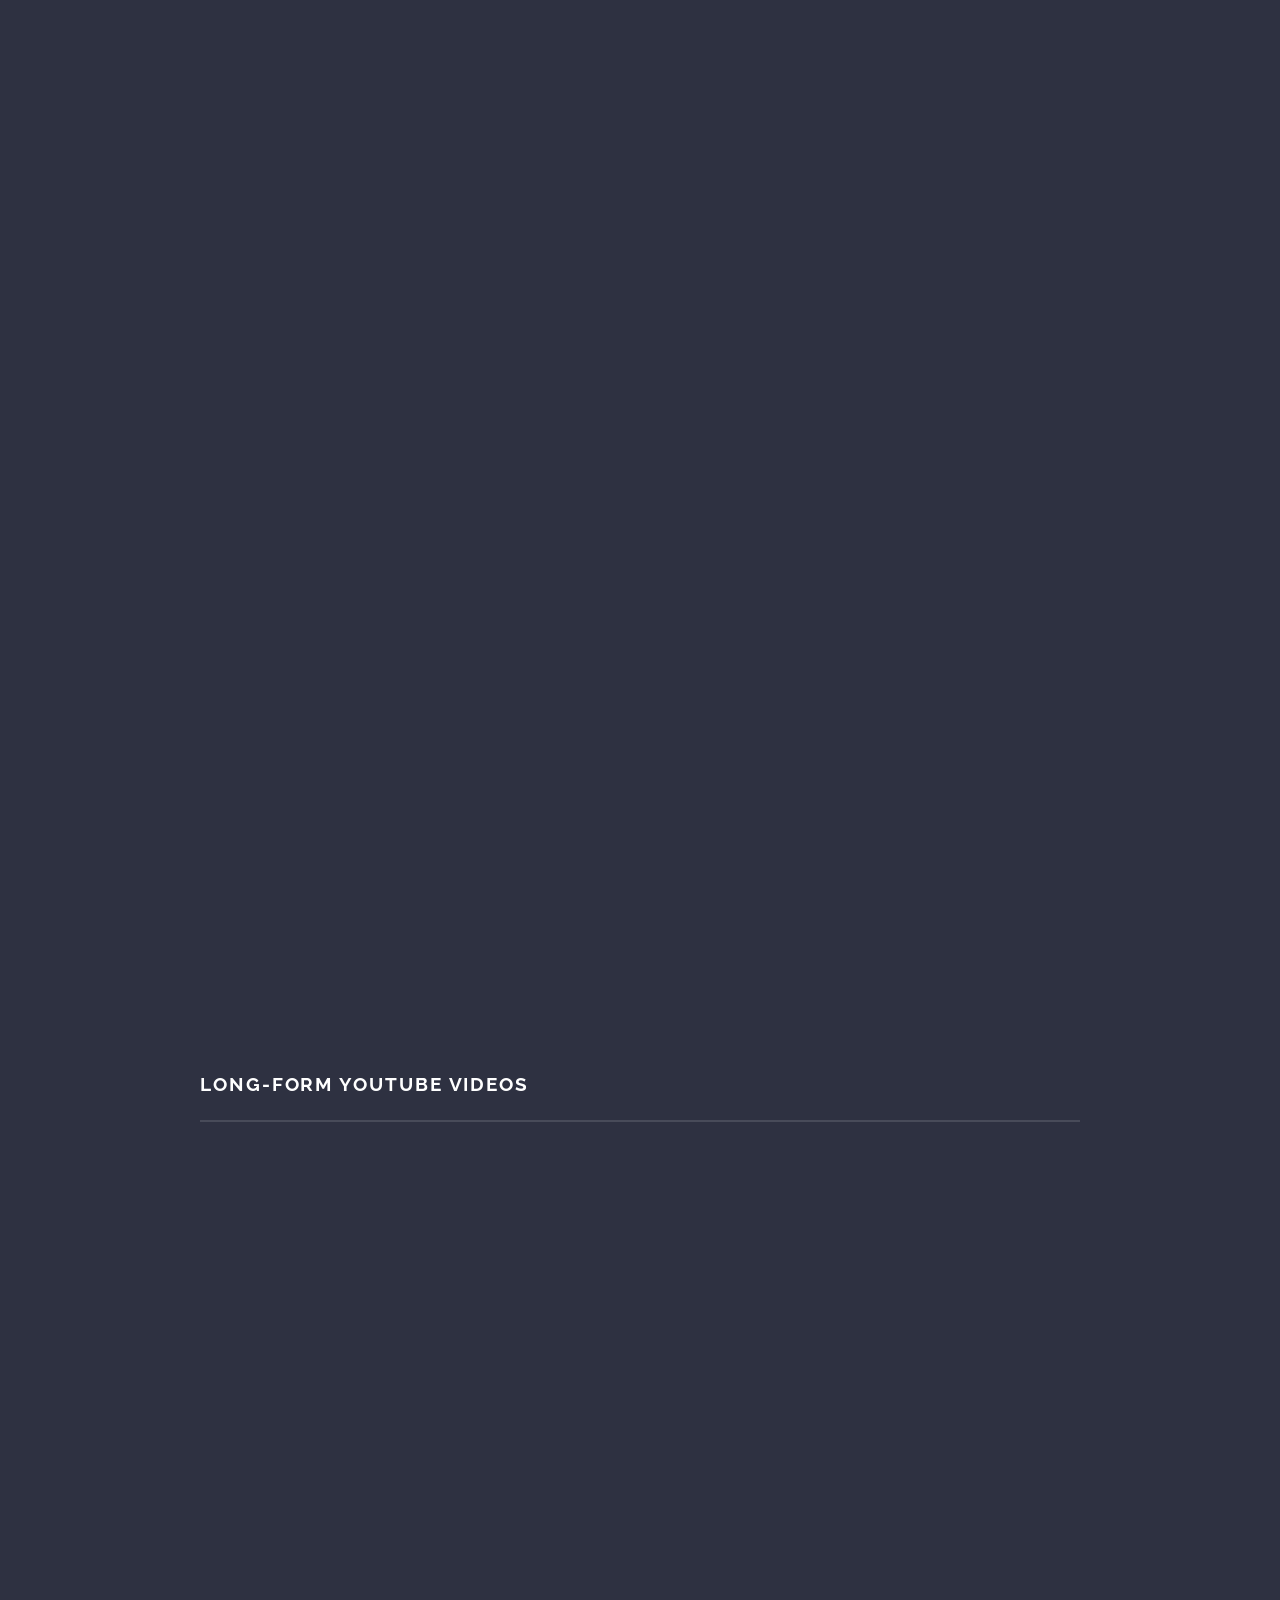
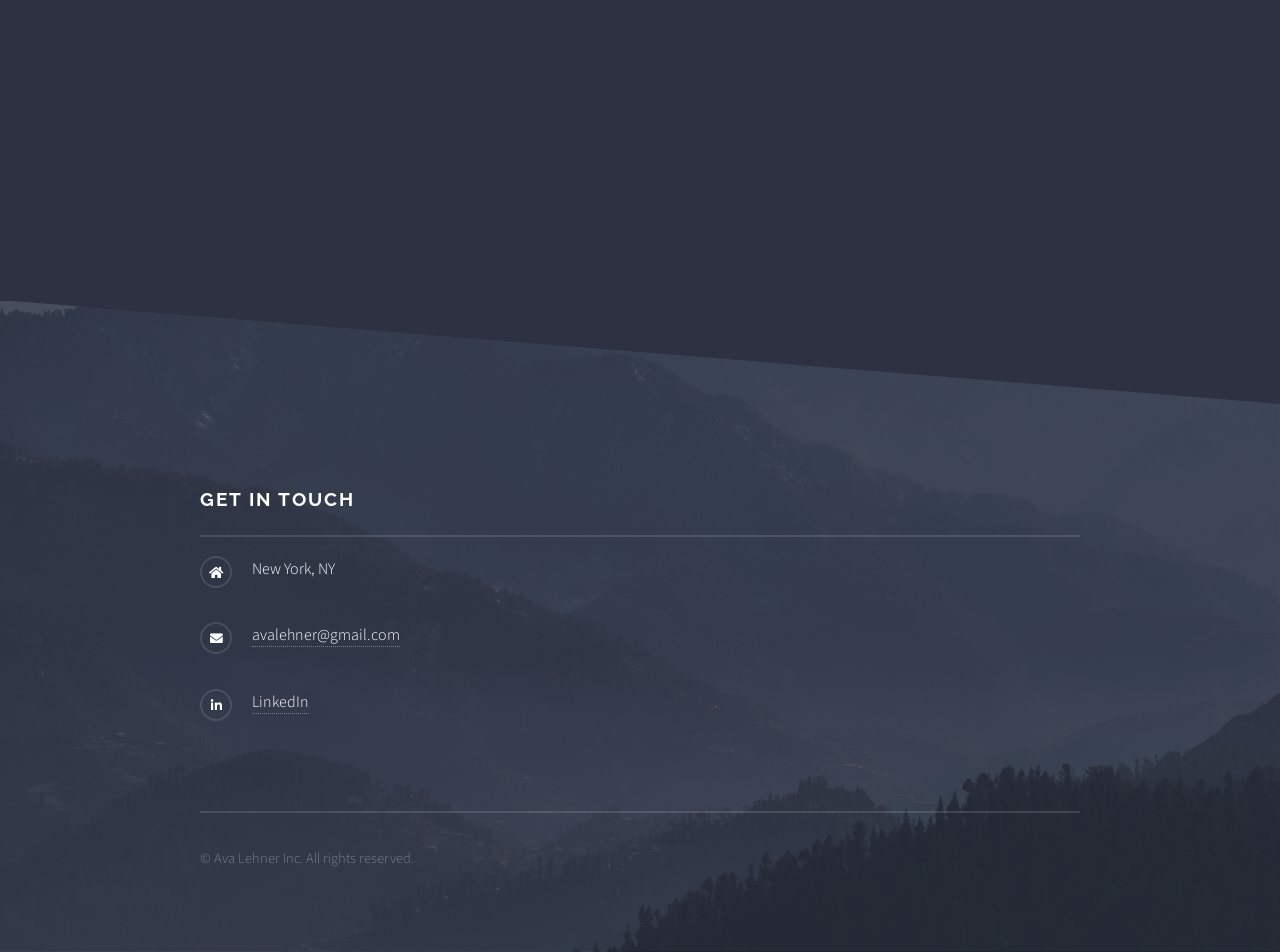
<file: humansOfPublicService.html>
<!DOCTYPE HTML>
<!--
	Solid State by HTML5 UP
	html5up.net | @ajlkn
	Free for personal and commercial use under the CCA 3.0 license (html5up.net/license)
-->
<html>
	<head>
		<title>Ava Lehner Portfolio</title>
		<meta charset="utf-8" />
		<meta name="viewport" content="width=device-width, initial-scale=1, user-scalable=no" />
		<link rel="stylesheet" href="assets/css/main.css" />
		<noscript><link rel="stylesheet" href="assets/css/noscript.css" /></noscript>
	</head>
	<body class="is-preload">

		<!-- Page Wrapper -->
			<div id="page-wrapper">

				<!-- Header -->
					<header id="header">
						<h1><a href="index.html">Ava Lehner Portfolio</a></h1>
						<nav>
							<a href="#menu">Menu</a>
						</nav>
					</header>

				<!-- Menu -->
					<nav id="menu">
						<div class="inner">
							<h2>Menu</h2>
							<ul class="links">
								<li><a href="index.html">Home</a></li>
								<li><a href="videoEditing.html">Video Editing</a></li>
								<li><a href="writingSamples.html">Writing Samples</a></li>
								<li><a href="websiteManagement.html">Website management</a></li>
							</ul>
							<a href="#" class="close">Close</a>
						</div>
					</nav>

				<!-- Wrapper -->
					<section id="wrapper">
						<header>
							<div class="inner">
								<h2>Humans of Public Service</h2>
								<p>See below for samples of my completed projects with Humans of Public service</p>
							</div>
						</header>

						<!-- Content -->
							<div class="wrapper">
								<div class="inner">

									<h2 class="major">About</h2>
										<p>Humans of Public Service (HOPS) is a non-profit, non-partisan organization that shares stories of public servants on social media platforms such as LinkedIn and Instagram. HOPS aims to increase diversity in government through leadership and career development opportunities and create a community of public servants across the country.</p>
										<p>As a <strong>Digital Content Strategist</strong> with HOPS Edited weekly video content for Instagram, LinkedIn, and YouTube highlighting diverse stories from public servants across the country. In addition to this I assisted with the brand and website redesign as well as content scheduling. During my time at Humans of Public Service the <strong>LinkedIn follower count increased by over 1500 followers, or 27.8%. </strong>
											<br>
											<br>
											<a href="https://www.humansofpublicservice.org">HOPS Website</a><br>
											<a href="https://www.linkedin.com/company/humans-of-public-service/posts/?feedView=all">HOPS LinkedIn</a>
										</p>
									
										<h2 class="major">Skills</h2>
										<ul>
											<li>Adobe Premiere Pro</li>
											<li>Final Cut Pro</li>
											<li>Instagram Reels</li>
											<li>Youtube Shorts</li>
											<li>Youtube Videos</li>
											<li>Airtable</li>
											<li>Canva</li> 
										</ul>
									<!--
									<h3 class="major">Vitae phasellus</h3>
									<p>Cras mattis ante fermentum, malesuada neque vitae, eleifend erat. Phasellus non pulvinar erat. Fusce tincidunt, nisl eget mattis egestas, purus ipsum consequat orci, sit amet lobortis lorem lacus in tellus. Sed ac elementum arcu. Quisque placerat auctor laoreet.</p>
									-->
										<h2 class="major">Instagram Reels & Youtube Shorts</h2>
											<iframe width="560" height="315" src="https://drive.google.com/file/d/1LKtIroOEd5ChxLprwaP6_KCg1fonXmhK/preview" frameborder="0"allow="accelerometer; autoplay; clipboard-write; encrypted-media; gyroscope; picture-in-picture" allowfullscreen></iframe>
											<iframe width="560" height="315" src="https://drive.google.com/file/d/1dBgKH8PVfvOFe20_tJRy0WWDM1tFYUwk/preview" frameborder="0"allow="accelerometer; autoplay; clipboard-write; encrypted-media; gyroscope; picture-in-picture" allowfullscreen></iframe>
											<iframe width="560" height="315" src="https://drive.google.com/file/d/1hGJpeH2b9r0iY8hwyaXdZVpeg31wRhXu/preview" frameborder="0"allow="accelerometer; autoplay; clipboard-write; encrypted-media; gyroscope; picture-in-picture" allowfullscreen></iframe>
											<iframe width="560" height="315" src="https://drive.google.com/file/d/1hGJpeH2b9r0iY8hwyaXdZVpeg31wRhXu/preview" frameborder="0"allow="accelerometer; autoplay; clipboard-write; encrypted-media; gyroscope; picture-in-picture" allowfullscreen></iframe>

										<h2 class="major">Long-form Youtube Videos</h2> 
											<iframe width="560" height="315" src="https://drive.google.com/file/d/1ClrV-5CX0rGtkvjyp0ZpKyzFRrz1YIoI/preview" frameborder="0"allow="accelerometer; autoplay; clipboard-write; encrypted-media; gyroscope; picture-in-picture" allowfullscreen></iframe>
											<iframe width="560" height="315" src="https://drive.google.com/file/d/1MAilsVh-Eo29z-ldE50PVMXSrvuxGDJN/preview" frameborder="0"allow="accelerometer; autoplay; clipboard-write; encrypted-media; gyroscope; picture-in-picture" allowfullscreen></iframe>

										<style>
											iframe {
												margin: 1.5em;
											}
										</style>

										<!--

									<section>
										<article>
											<a href="#" class="image"><img src="images/pic04.jpg" alt="" /></a>
											<h3 class="major">Sed feugiat lorem</h3>
											<p>Lorem ipsum dolor sit amet, consectetur adipiscing vehicula id nulla dignissim dapibus ultrices.</p>
											<a href="#" class="special">Learn more</a>
										</article>
									</section>
									
									<section>
										<article>
											<a href="#" class="image"><img src="images/pic05.jpg" alt="" /></a>
											<h3 class="major">Nisl placerat</h3>
											<p>Lorem ipsum dolor sit amet, consectetur adipiscing vehicula id nulla dignissim dapibus ultrices.</p>
											<a href="#" class="special">Learn more</a>
										</article>
									</section>

									-->
									</section>

								</div>
							</div>

					</section>

				<!-- Footer -->
					<section id="footer">
						<div class="inner">
							<h2 class="major">Get in touch</h2>
							<!--
							<p>Fill out the form below to get in touch with me.</p>
							<form method="post" action="#">
								<div class="fields">
									<div class="field">
										<label for="name">Name</label>
										<input type="text" name="name" id="name" />
									</div>
									<div class="field">
										<label for="email">Email</label>
										<input type="email" name="email" id="email" />
									</div>
									<div class="field">
										<label for="message">Message</label>
										<textarea name="message" id="message" rows="4"></textarea>
									</div>
								</div>
								<ul class="actions">
									<li><input type="submit" value="Send Message" /></li>
								</ul>
							</form>
							-->
							<ul class="contact">
								<li class="icon solid fa-home">
									New York, NY
								</li>
								<!--<li class="icon solid fa-phone">(000) 000-0000</li>-->
								<li class="icon solid fa-envelope"><a href="#">avalehner@gmail.com</a></li>
								<li class="icon brands fa-linkedin-in"><a href="https://www.linkedin.com/in/avalehner/">LinkedIn</a></li>
								<!--
								<li class="icon brands fa-twitter"><a href="#">twitter.com/untitled-tld</a></li>
								<li class="icon brands fa-facebook-f"><a href="#">facebook.com/untitled-tld</a></li>
								<li class="icon brands fa-instagram"><a href="#">instagram.com/untitled-tld</a></li>
							-->
							</ul>
							<ul class="copyright">
								<li>&copy; Ava Lehner Inc. All rights reserved.</li><li>
							</ul>
						</div>
					</section>

			</div>

		<!-- Scripts -->
			<script src="assets/js/jquery.min.js"></script>
			<script src="assets/js/jquery.scrollex.min.js"></script>
			<script src="assets/js/browser.min.js"></script>
			<script src="assets/js/breakpoints.min.js"></script>
			<script src="assets/js/util.js"></script>
			<script src="assets/js/main.js"></script>

	</body>
</html>
</file>
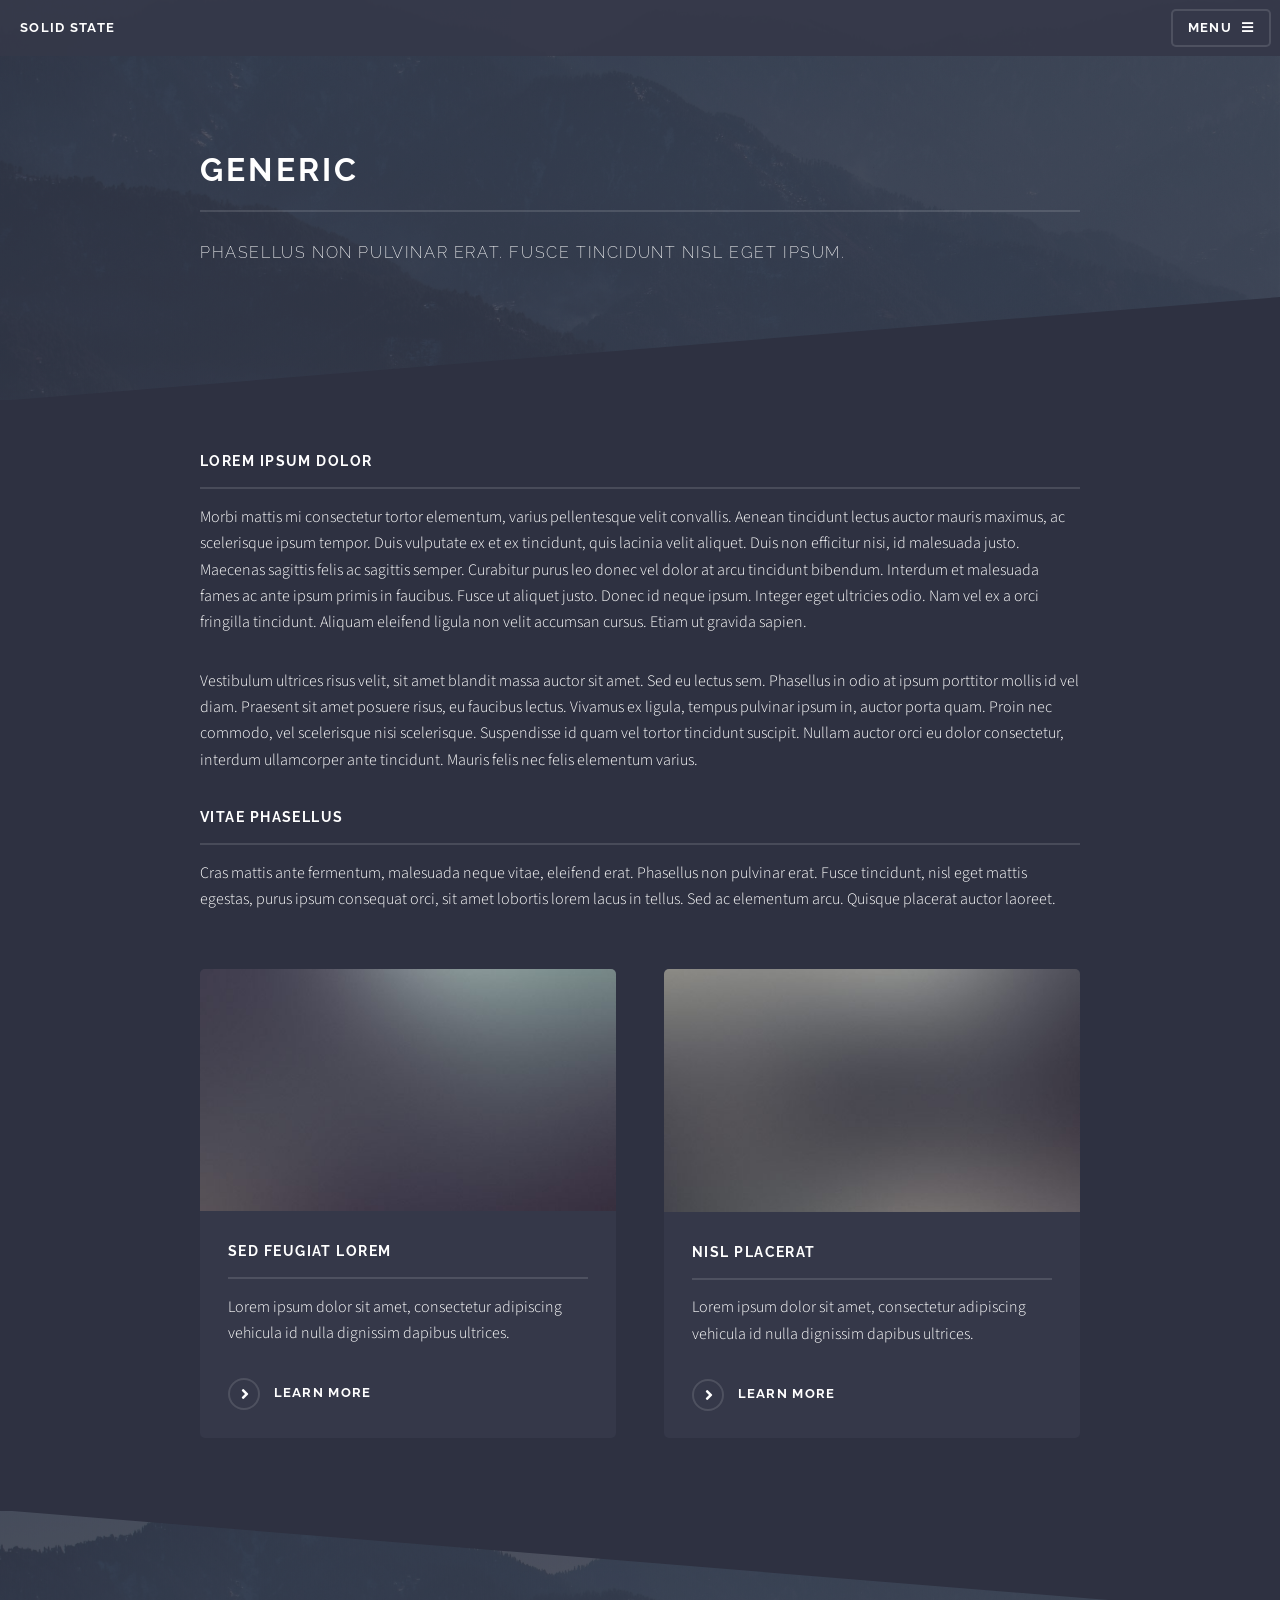
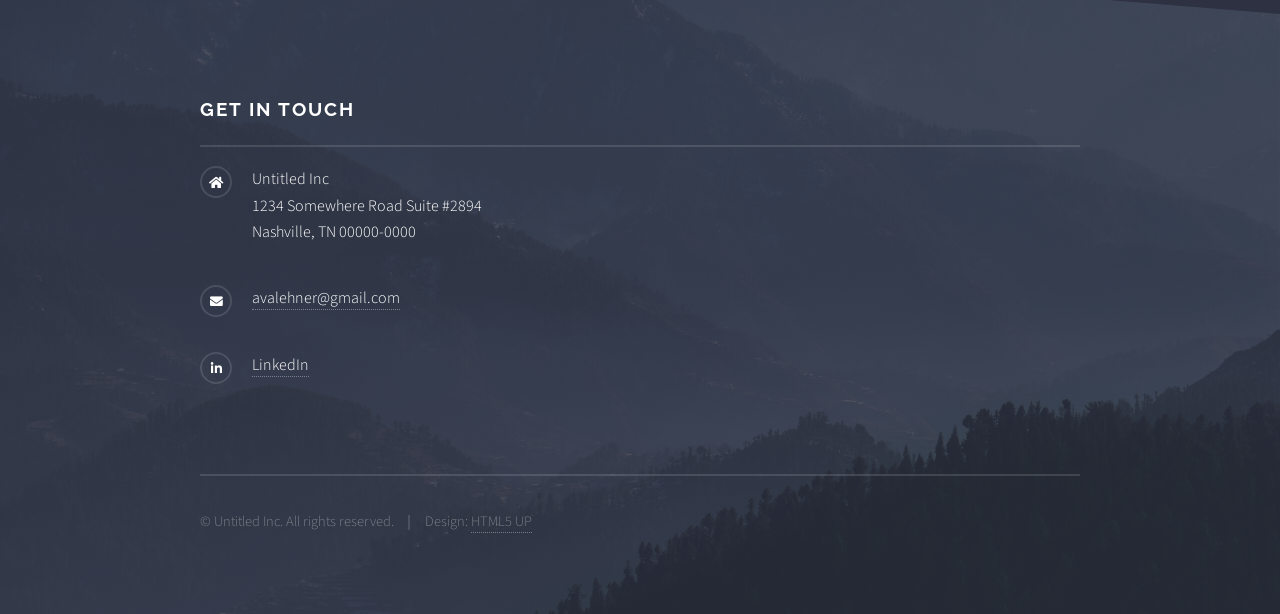
<file: lehnerPrivateTutoring.html>
<!DOCTYPE HTML>
<!--
	Solid State by HTML5 UP
	html5up.net | @ajlkn
	Free for personal and commercial use under the CCA 3.0 license (html5up.net/license)
-->
<html>
	<head>
		<title>Generic - Solid State by HTML5 UP</title>
		<meta charset="utf-8" />
		<meta name="viewport" content="width=device-width, initial-scale=1, user-scalable=no" />
		<link rel="stylesheet" href="assets/css/main.css" />
		<noscript><link rel="stylesheet" href="assets/css/noscript.css" /></noscript>
	</head>
	<body class="is-preload">

		<!-- Page Wrapper -->
			<div id="page-wrapper">

				<!-- Header -->
					<header id="header">
						<h1><a href="index.html">Solid State</a></h1>
						<nav>
							<a href="#menu">Menu</a>
						</nav>
					</header>

				<!-- Menu -->
					<nav id="menu">
						<div class="inner">
							<h2>Menu</h2>
							<ul class="links">
								<li><a href="index.html">Home</a></li>
								<li><a href="videoEditing.html">Video Editing</a></li>
								<li><a href="writingSamples.html">Writing Samples</a></li>
								<li><a href="websiteManagement.html">Website management</a></li>
							</ul>
							<a href="#" class="close">Close</a>
						</div>
					</nav>

				<!-- Wrapper -->
					<section id="wrapper">
						<header>
							<div class="inner">
								<h2>Generic</h2>
								<p>Phasellus non pulvinar erat. Fusce tincidunt nisl eget ipsum.</p>
							</div>
						</header>

						<!-- Content -->
							<div class="wrapper">
								<div class="inner">

									<h3 class="major">Lorem ipsum dolor</h3>
									<p>Morbi mattis mi consectetur tortor elementum, varius pellentesque velit convallis. Aenean tincidunt lectus auctor mauris maximus, ac scelerisque ipsum tempor. Duis vulputate ex et ex tincidunt, quis lacinia velit aliquet. Duis non efficitur nisi, id malesuada justo. Maecenas sagittis felis ac sagittis semper. Curabitur purus leo donec vel dolor at arcu tincidunt bibendum. Interdum et malesuada fames ac ante ipsum primis in faucibus. Fusce ut aliquet justo. Donec id neque ipsum. Integer eget ultricies odio. Nam vel ex a orci fringilla tincidunt. Aliquam eleifend ligula non velit accumsan cursus. Etiam ut gravida sapien.</p>

									<p>Vestibulum ultrices risus velit, sit amet blandit massa auctor sit amet. Sed eu lectus sem. Phasellus in odio at ipsum porttitor mollis id vel diam. Praesent sit amet posuere risus, eu faucibus lectus. Vivamus ex ligula, tempus pulvinar ipsum in, auctor porta quam. Proin nec commodo, vel scelerisque nisi scelerisque. Suspendisse id quam vel tortor tincidunt suscipit. Nullam auctor orci eu dolor consectetur, interdum ullamcorper ante tincidunt. Mauris felis nec felis elementum varius.</p>

									<h3 class="major">Vitae phasellus</h3>
									<p>Cras mattis ante fermentum, malesuada neque vitae, eleifend erat. Phasellus non pulvinar erat. Fusce tincidunt, nisl eget mattis egestas, purus ipsum consequat orci, sit amet lobortis lorem lacus in tellus. Sed ac elementum arcu. Quisque placerat auctor laoreet.</p>

									<section class="features">
										<article>
											<a href="#" class="image"><img src="images/pic04.jpg" alt="" /></a>
											<h3 class="major">Sed feugiat lorem</h3>
											<p>Lorem ipsum dolor sit amet, consectetur adipiscing vehicula id nulla dignissim dapibus ultrices.</p>
											<a href="#" class="special">Learn more</a>
										</article>
										<article>
											<a href="#" class="image"><img src="images/pic05.jpg" alt="" /></a>
											<h3 class="major">Nisl placerat</h3>
											<p>Lorem ipsum dolor sit amet, consectetur adipiscing vehicula id nulla dignissim dapibus ultrices.</p>
											<a href="#" class="special">Learn more</a>
										</article>
									</section>

								</div>
							</div>

					</section>

				<!-- Footer -->
					<section id="footer">
						<div class="inner">
							<h2 class="major">Get in touch</h2>
							<!--
							<p>Cras mattis ante fermentum, malesuada neque vitae, eleifend erat. Phasellus non pulvinar erat. Fusce tincidunt, nisl eget mattis egestas, purus ipsum consequat orci, sit amet lobortis lorem lacus in tellus. Sed ac elementum arcu. Quisque placerat auctor laoreet.</p>
							<form method="post" action="#">
								<div class="fields">
									<div class="field">
										<label for="name">Name</label>
										<input type="text" name="name" id="name" />
									</div>
									<div class="field">
										<label for="email">Email</label>
										<input type="email" name="email" id="email" />
									</div>
									<div class="field">
										<label for="message">Message</label>
										<textarea name="message" id="message" rows="4"></textarea>
									</div>
								</div>
								<ul class="actions">
									<li><input type="submit" value="Send Message" /></li>
								</ul>
							</form>-->
							<ul class="contact">
								<li class="icon solid fa-home">
									Untitled Inc<br />
									1234 Somewhere Road Suite #2894<br />
									Nashville, TN 00000-0000
								</li>
								<li class="icon solid fa-envelope"><a href="#">avalehner@gmail.com</a></li>
								<li class="icon brands fa-linkedin-in"><a href="https://www.linkedin.com/in/avalehner/">LinkedIn</a></li>
								<!---
								<li class="icon brands fa-twitter"><a href="#">twitter.com/untitled-tld</a></li>
								<li class="icon brands fa-facebook-f"><a href="#">facebook.com/untitled-tld</a></li>
								<li class="icon brands fa-instagram"><a href="#">instagram.com/untitled-tld</a></li>
							-->
							</ul>
							<ul class="copyright">
								<li>&copy; Untitled Inc. All rights reserved.</li><li>Design: <a href="http://html5up.net">HTML5 UP</a></li>
							</ul>
						</div>
					</section>

			</div>

		<!-- Scripts -->
			<script src="assets/js/jquery.min.js"></script>
			<script src="assets/js/jquery.scrollex.min.js"></script>
			<script src="assets/js/browser.min.js"></script>
			<script src="assets/js/breakpoints.min.js"></script>
			<script src="assets/js/util.js"></script>
			<script src="assets/js/main.js"></script>

	</body>
</html>
</file>
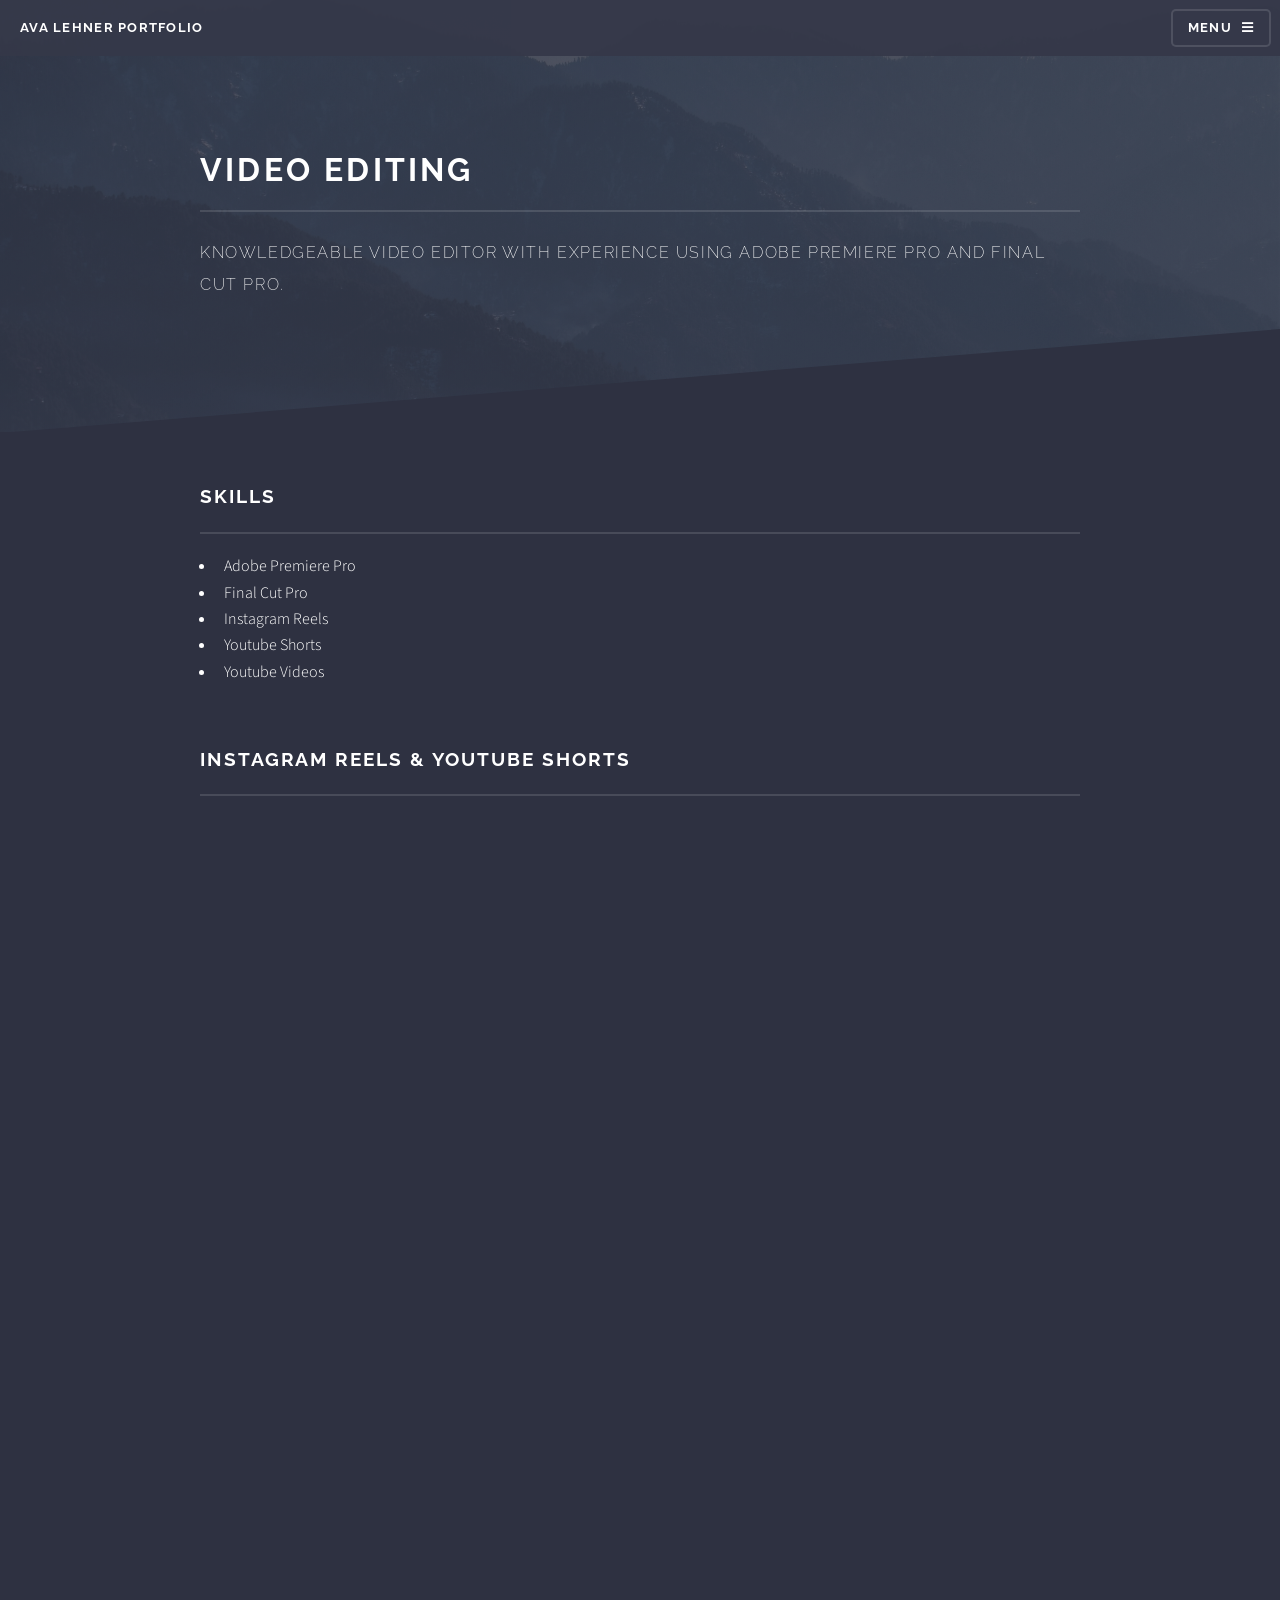
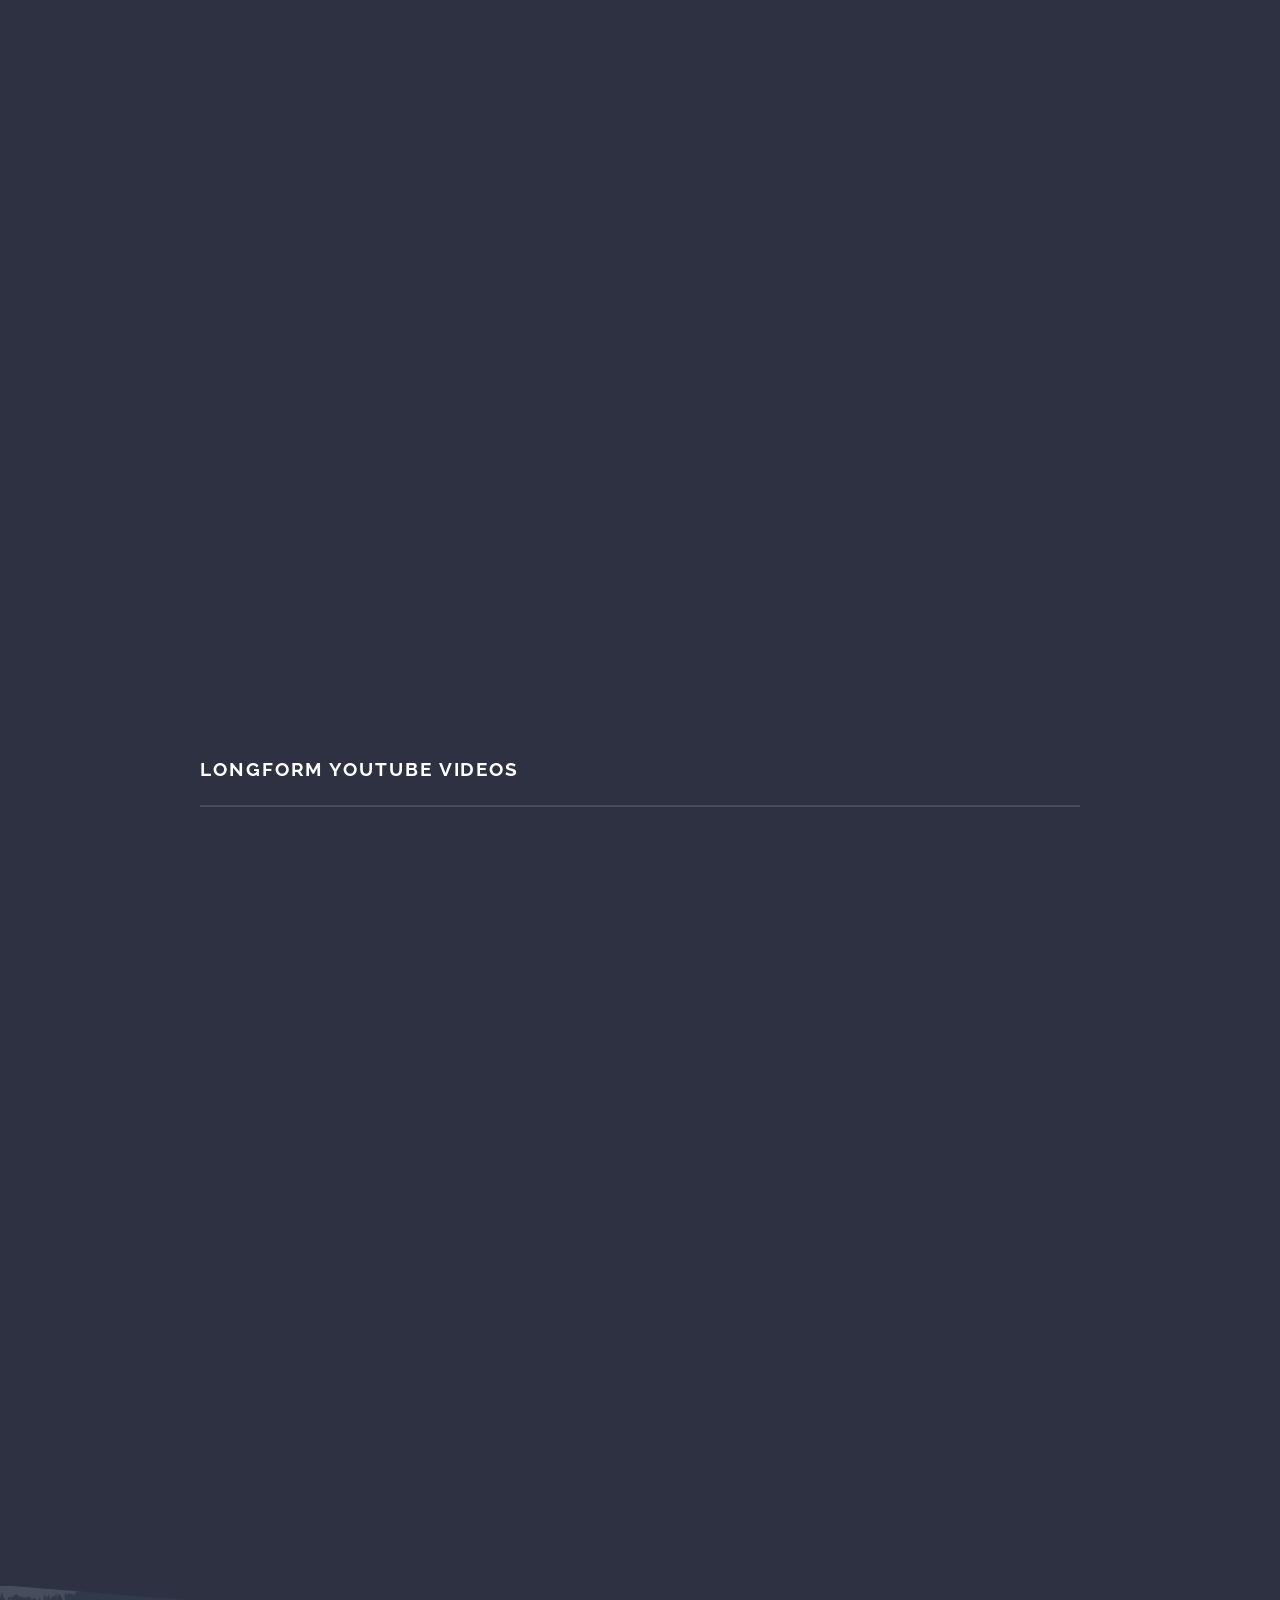
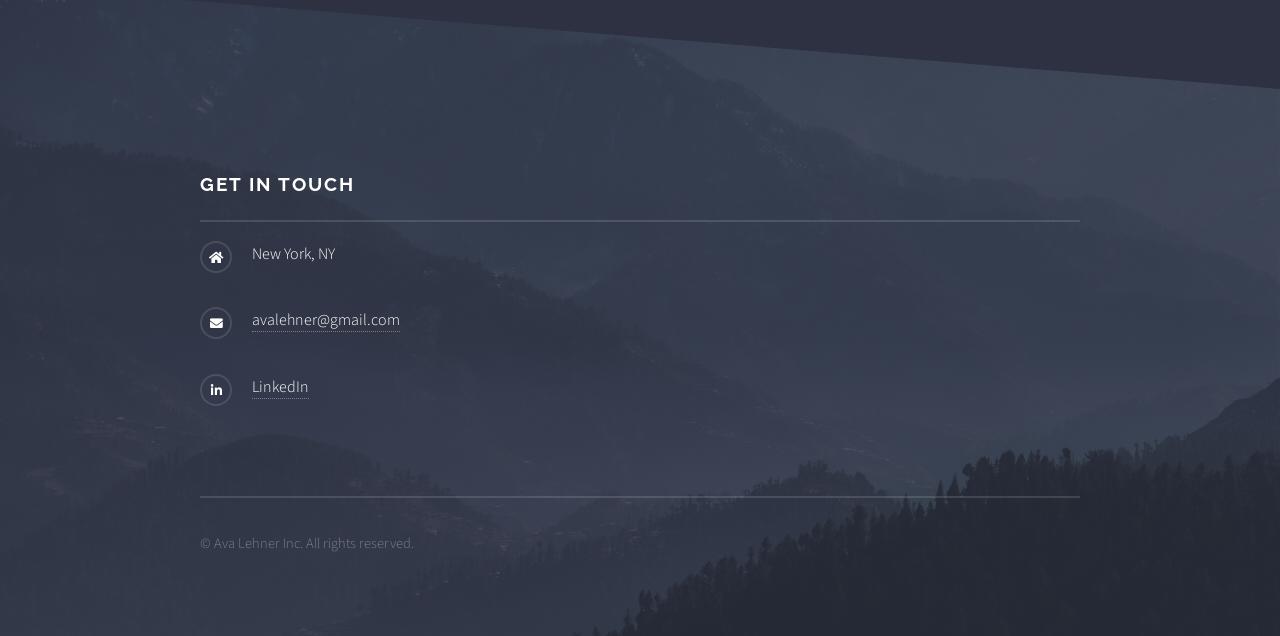
<file: videoEditing.html>
<!DOCTYPE HTML>
<!--
	Solid State by HTML5 UP
	html5up.net | @ajlkn
	Free for personal and commercial use under the CCA 3.0 license (html5up.net/license)
-->
<html>
	<head>
		<title>Ava Lehner Portfolio</title>
		<meta charset="utf-8" />
		<meta name="viewport" content="width=device-width, initial-scale=1, user-scalable=no" />
		<link rel="stylesheet" href="assets/css/main.css" />
		<noscript><link rel="stylesheet" href="assets/css/noscript.css" /></noscript>
	</head>
	<body class="is-preload">

		<!-- Page Wrapper -->
			<div id="page-wrapper">

				<!-- Header -->
					<header id="header">
						<h1><a href="index.html">Ava Lehner Portfolio</a></h1>
						<nav>
							<a href="#menu">Menu</a>
						</nav>
					</header>

				<!-- Menu -->
					<nav id="menu">
						<div class="inner">
							<h2>Menu</h2>
							<ul class="links">
								<li><a href="index.html">Home</a></li>
								<li><a href="videoEditing.html">Video Editing</a></li>
								<li><a href="writingSamples.html">Writing Samples</a></li>
								<li><a href="websiteManagement.html">Website management</a></li>
							</ul>
							<a href="#" class="close">Close</a>
						</div>
					</nav>

				<!-- Wrapper -->
					<section id="wrapper">
						<header>
							<div class="inner">
								<h2>Video Editing</h2>
								<p>Knowledgeable video editor with experience using Adobe Premiere Pro and Final Cut Pro.</p>
							</div>
						</header>

						<!-- Content -->
							<div class="wrapper">
								<div class="inner">

									<h2 class="major">Skills</h2>
										<ul>
											<li>Adobe Premiere Pro</li>
											<li>Final Cut Pro</li>
											<li>Instagram Reels</li>
											<li>Youtube Shorts</li>
											<li>Youtube Videos</li>
										</ul>
										<br>
									<!--
									<h3 class="major">Vitae phasellus</h3>
									<p>Cras mattis ante fermentum, malesuada neque vitae, eleifend erat. Phasellus non pulvinar erat. Fusce tincidunt, nisl eget mattis egestas, purus ipsum consequat orci, sit amet lobortis lorem lacus in tellus. Sed ac elementum arcu. Quisque placerat auctor laoreet.</p>
									-->
										<h2 class="major">Instagram Reels & Youtube Shorts</h2>
											<iframe width="560" height="315" src="https://drive.google.com/file/d/1LKtIroOEd5ChxLprwaP6_KCg1fonXmhK/preview" frameborder="0"allow="accelerometer; autoplay; clipboard-write; encrypted-media; gyroscope; picture-in-picture" allowfullscreen></iframe>
											<iframe width="560" height="315" src="https://drive.google.com/file/d/1dBgKH8PVfvOFe20_tJRy0WWDM1tFYUwk/preview" frameborder="0"allow="accelerometer; autoplay; clipboard-write; encrypted-media; gyroscope; picture-in-picture" allowfullscreen></iframe>
											<iframe width="560" height="315" src="https://drive.google.com/file/d/1hGJpeH2b9r0iY8hwyaXdZVpeg31wRhXu/preview" frameborder="0"allow="accelerometer; autoplay; clipboard-write; encrypted-media; gyroscope; picture-in-picture" allowfullscreen></iframe>
											<iframe width="560" height="315" src="https://drive.google.com/file/d/1hGJpeH2b9r0iY8hwyaXdZVpeg31wRhXu/preview" frameborder="0"allow="accelerometer; autoplay; clipboard-write; encrypted-media; gyroscope; picture-in-picture" allowfullscreen></iframe>
											<br>
											<br>
											<br>
										<h2 class="major">Longform Youtube Videos</h2> 
											<iframe width="560" height="315" src="https://drive.google.com/file/d/1ClrV-5CX0rGtkvjyp0ZpKyzFRrz1YIoI/preview" frameborder="0"allow="accelerometer; autoplay; clipboard-write; encrypted-media; gyroscope; picture-in-picture" allowfullscreen></iframe>
											<iframe width="560" height="315" src="https://drive.google.com/file/d/1MAilsVh-Eo29z-ldE50PVMXSrvuxGDJN/preview" frameborder="0"allow="accelerometer; autoplay; clipboard-write; encrypted-media; gyroscope; picture-in-picture" allowfullscreen></iframe>

										<style>
											iframe {
												margin: 1.5em;
											}
										</style>

										<!--

									<section>
										<article>
											<a href="#" class="image"><img src="images/pic04.jpg" alt="" /></a>
											<h3 class="major">Sed feugiat lorem</h3>
											<p>Lorem ipsum dolor sit amet, consectetur adipiscing vehicula id nulla dignissim dapibus ultrices.</p>
											<a href="#" class="special">Learn more</a>
										</article>
									</section>
									
									<section>
										<article>
											<a href="#" class="image"><img src="images/pic05.jpg" alt="" /></a>
											<h3 class="major">Nisl placerat</h3>
											<p>Lorem ipsum dolor sit amet, consectetur adipiscing vehicula id nulla dignissim dapibus ultrices.</p>
											<a href="#" class="special">Learn more</a>
										</article>
									</section>

									-->
									</section>

								</div>
							</div>

					</section>

				<!-- Footer -->
					<section id="footer">
						<div class="inner">
							<h2 class="major">Get in touch</h2>
							<!--
							<p>Fill out the form below to get in touch with me.</p>
							<form method="post" action="#">
								<div class="fields">
									<div class="field">
										<label for="name">Name</label>
										<input type="text" name="name" id="name" />
									</div>
									<div class="field">
										<label for="email">Email</label>
										<input type="email" name="email" id="email" />
									</div>
									<div class="field">
										<label for="message">Message</label>
										<textarea name="message" id="message" rows="4"></textarea>
									</div>
								</div>
								<ul class="actions">
									<li><input type="submit" value="Send Message" /></li>
								</ul>
							</form>-->
							<ul class="contact">
								<li class="icon solid fa-home">
									New York, NY
								</li>
								<!--<li class="icon solid fa-phone">(000) 000-0000</li>-->
								<li class="icon solid fa-envelope"><a href="#">avalehner@gmail.com</a></li>
								<li class="icon brands fa-linkedin-in"><a href="https://www.linkedin.com/in/avalehner/">LinkedIn</a></li>
								<!--
								<li class="icon brands fa-twitter"><a href="#">twitter.com/untitled-tld</a></li>
								<li class="icon brands fa-facebook-f"><a href="#">facebook.com/untitled-tld</a></li>
								<li class="icon brands fa-instagram"><a href="#">instagram.com/untitled-tld</a></li>
							-->
							</ul>
							<ul class="copyright">
								<li>&copy; Ava Lehner Inc. All rights reserved.</li><li>
							</ul>
						</div>
					</section>

			</div>

		<!-- Scripts -->
			<script src="assets/js/jquery.min.js"></script>
			<script src="assets/js/jquery.scrollex.min.js"></script>
			<script src="assets/js/browser.min.js"></script>
			<script src="assets/js/breakpoints.min.js"></script>
			<script src="assets/js/util.js"></script>
			<script src="assets/js/main.js"></script>

	</body>
</html>
</file>
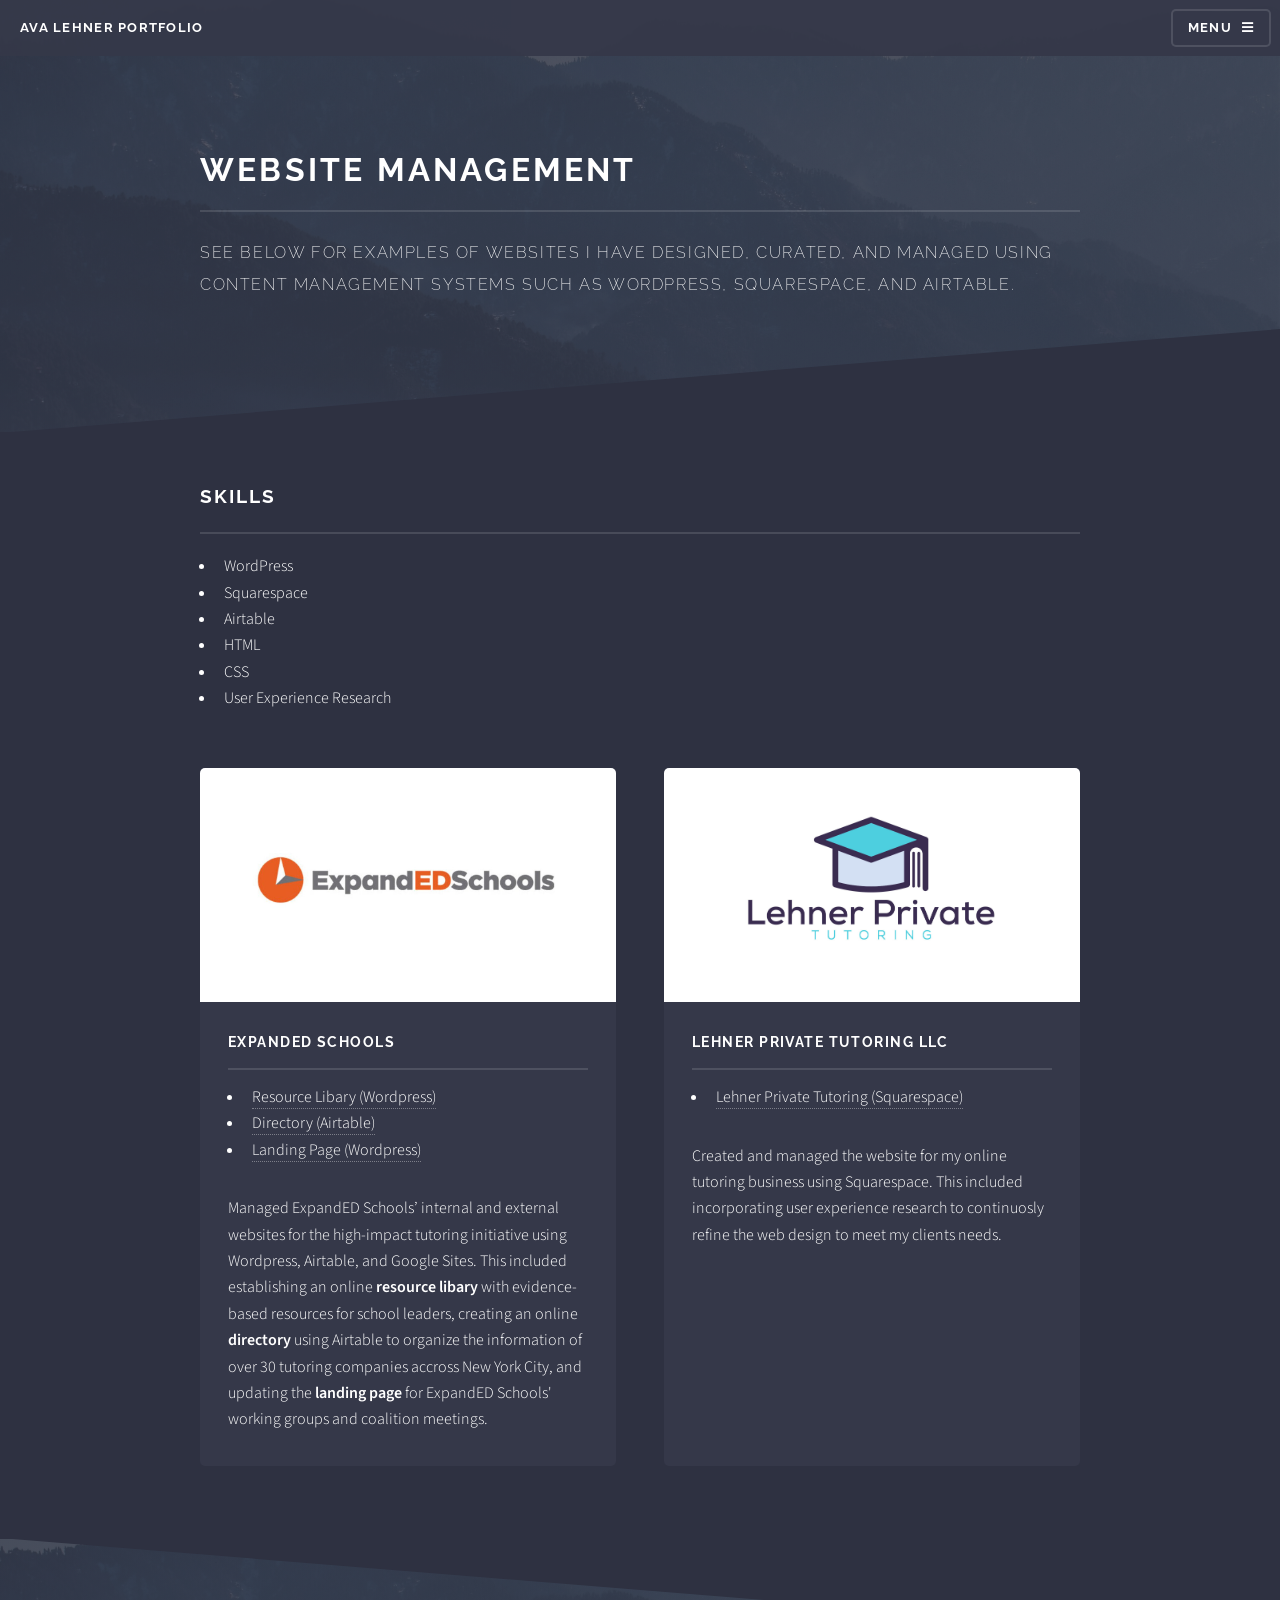
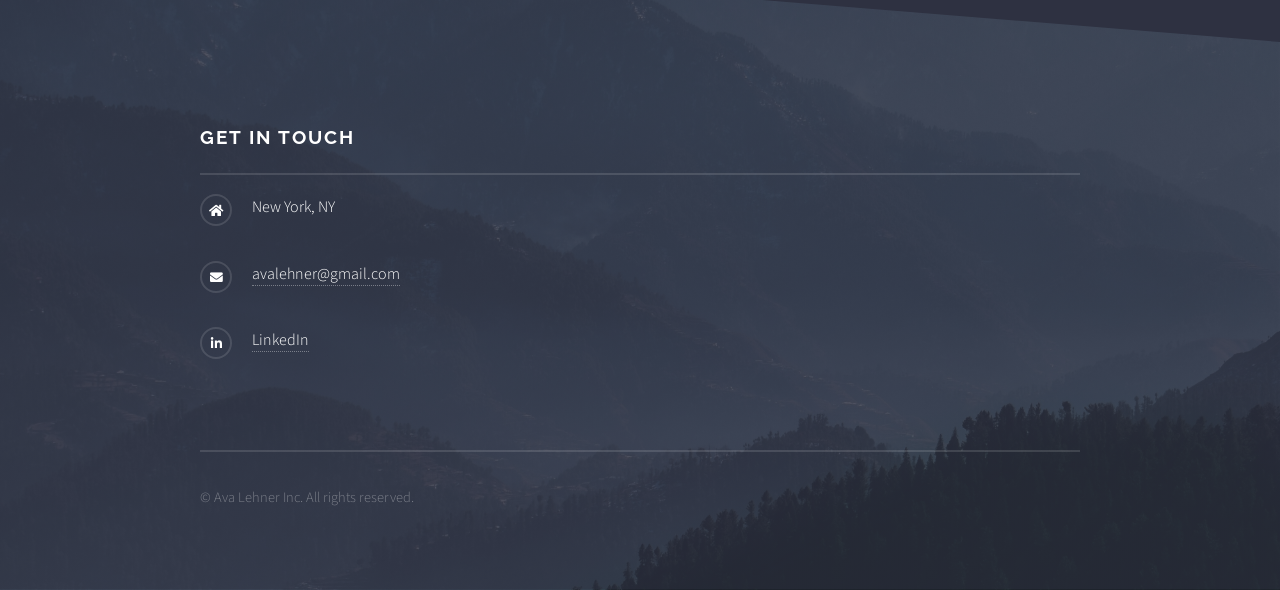
<file: websiteManagement.html>
<!DOCTYPE HTML>
<!--
	Solid State by HTML5 UP
	html5up.net | @ajlkn
	Free for personal and commercial use under the CCA 3.0 license (html5up.net/license)
-->
<html>
	<head>
		<title>Ava Lehner</title>
		<meta charset="utf-8" />
		<meta name="viewport" content="width=device-width, initial-scale=1, user-scalable=no" />
		<link rel="stylesheet" href="assets/css/main.css" />
		<noscript><link rel="stylesheet" href="assets/css/noscript.css" /></noscript>
	</head>
	<body class="is-preload">

		<!-- Page Wrapper -->
			<div id="page-wrapper">

				<!-- Header -->
					<header id="header">
						<h1><a href="index.html">Ava Lehner Portfolio</a></h1>
						<nav>
							<a href="#menu">Menu</a>
						</nav>
					</header>

				<!-- Menu -->
					<nav id="menu">
						<div class="inner">
							<h2>Menu</h2>
							<ul class="links">
								<li><a href="index.html">Home</a></li>
								<li><a href="videoEditing.html">Video Editing</a></li>
								<li><a href="writingSamples.html">Writing Samples</a></li>
								<li><a href="websiteManagement.html">Website management</a></li>
							</ul>
							<a href="#" class="close">Close</a>
						</div>
					</nav>

				<!-- Wrapper -->
					<section id="wrapper">
						<header>
							<div class="inner">
								<h2>Website Management</h2>
								<p>See below for examples of websites I have designed, curated, and managed using content management systems such as Wordpress, Squarespace, and Airtable.</p>
							</div>
						</header>

						<!-- Content -->
							<div class="wrapper">
								<div class="inner">

									<h2 class="major">Skills</h2>
									<ul>
										<li>WordPress</li>
										<li>Squarespace</li>
										<li>Airtable</li>
										<li>HTML</li>
										<li>CSS</li>
										<li>User Experience Research</li>
									</ul>

									<section class="features">
										<article>
											<a href="#" class="image"><img src="images/Expandedschoolslogo.jpg" alt="" /></a>
											<h3 class="major">ExpandED Schools</h3>
											<ul class="links">
												<li><a href="https://www.expandedschools.org/what-we-do/serving-afterschool-providers/resource-library/high-impact-tutoring/">Resource Libary (Wordpress)</a></li>
												<li><a href="https://expandedschools-high-impact-tutoring.softr.app/tutor-provider-directory-external-2024-2025">Directory (Airtable)</a></li>
												<li><a href="https://www.expandedschools.org/what-we-do/serving-afterschool-providers/high-impact-tutoring/">Landing Page (Wordpress)</a></li>
											</ul>
											<p>Managed ExpandED Schools’ internal and external websites for the high-impact tutoring initiative using Wordpress, Airtable, and Google Sites. This included establishing an online <strong>resource libary</strong> with evidence-based resources for school leaders, creating an online <strong>directory</strong> using Airtable to organize the information of over 30 tutoring companies accross New York City, and updating the <strong>landing page</strong> for ExpandED Schools' working groups and coalition meetings.</p>
										</article>
										<article>
											<a href="#" class="image"><img src="images/LPTlogo - Edited.jpg" alt="" /></a>
											<h3 class="major">Lehner Private Tutoring LLC</h3>
											<ul class="links">
												<li><a href="www.lehnerprivatetutoring.com">Lehner Private Tutoring (Squarespace)</a></li>
											</ul>
											<p>Created and managed the website for my online tutoring business using Squarespace. This included incorporating user experience research to continuosly refine the web design to meet my clients needs.</p>
										</article>
									</section>

								</div>
							</div>

					</section>

				<!-- Footer -->
					<section id="footer">
						<div class="inner">
							<h2 class="major">Get in touch</h2>
							<!--
							<p>Fill out the form below ot get in touch with me.</p>
							<form method="post" action="#">
								<div class="fields">
									<div class="field">
										<label for="name">Name</label>
										<input type="text" name="name" id="name" />
									</div>
									<div class="field">
										<label for="email">Email</label>
										<input type="email" name="email" id="email" />
									</div>
									<div class="field">
										<label for="message">Message</label>
										<textarea name="message" id="message" rows="4"></textarea>
									</div>
								</div>
								<ul class="actions">
									<li><input type="submit" value="Send Message" /></li>
								</ul>
							</form>-->
							<ul class="contact">
								<li class="icon solid fa-home">
									New York, NY
								</li>
								<li class="icon solid fa-envelope"><a href="#">avalehner@gmail.com</a></li>
								<li class="icon brands fa-linkedin-in"><a href="https://www.linkedin.com/in/avalehner/">LinkedIn</a></li>
								<!---
								<li class="icon brands fa-twitter"><a href="#">twitter.com/untitled-tld</a></li>
								<li class="icon brands fa-facebook-f"><a href="#">facebook.com/untitled-tld</a></li>
								<li class="icon brands fa-instagram"><a href="#">instagram.com/untitled-tld</a></li>
							-->
							</ul>
							<ul class="copyright">
								<li>&copy; Ava Lehner Inc. All rights reserved.</li>
							</ul>
						</div>
					</section>

			</div>

		<!-- Scripts -->
			<script src="assets/js/jquery.min.js"></script>
			<script src="assets/js/jquery.scrollex.min.js"></script>
			<script src="assets/js/browser.min.js"></script>
			<script src="assets/js/breakpoints.min.js"></script>
			<script src="assets/js/util.js"></script>
			<script src="assets/js/main.js"></script>

	</body>
</html>
</file>
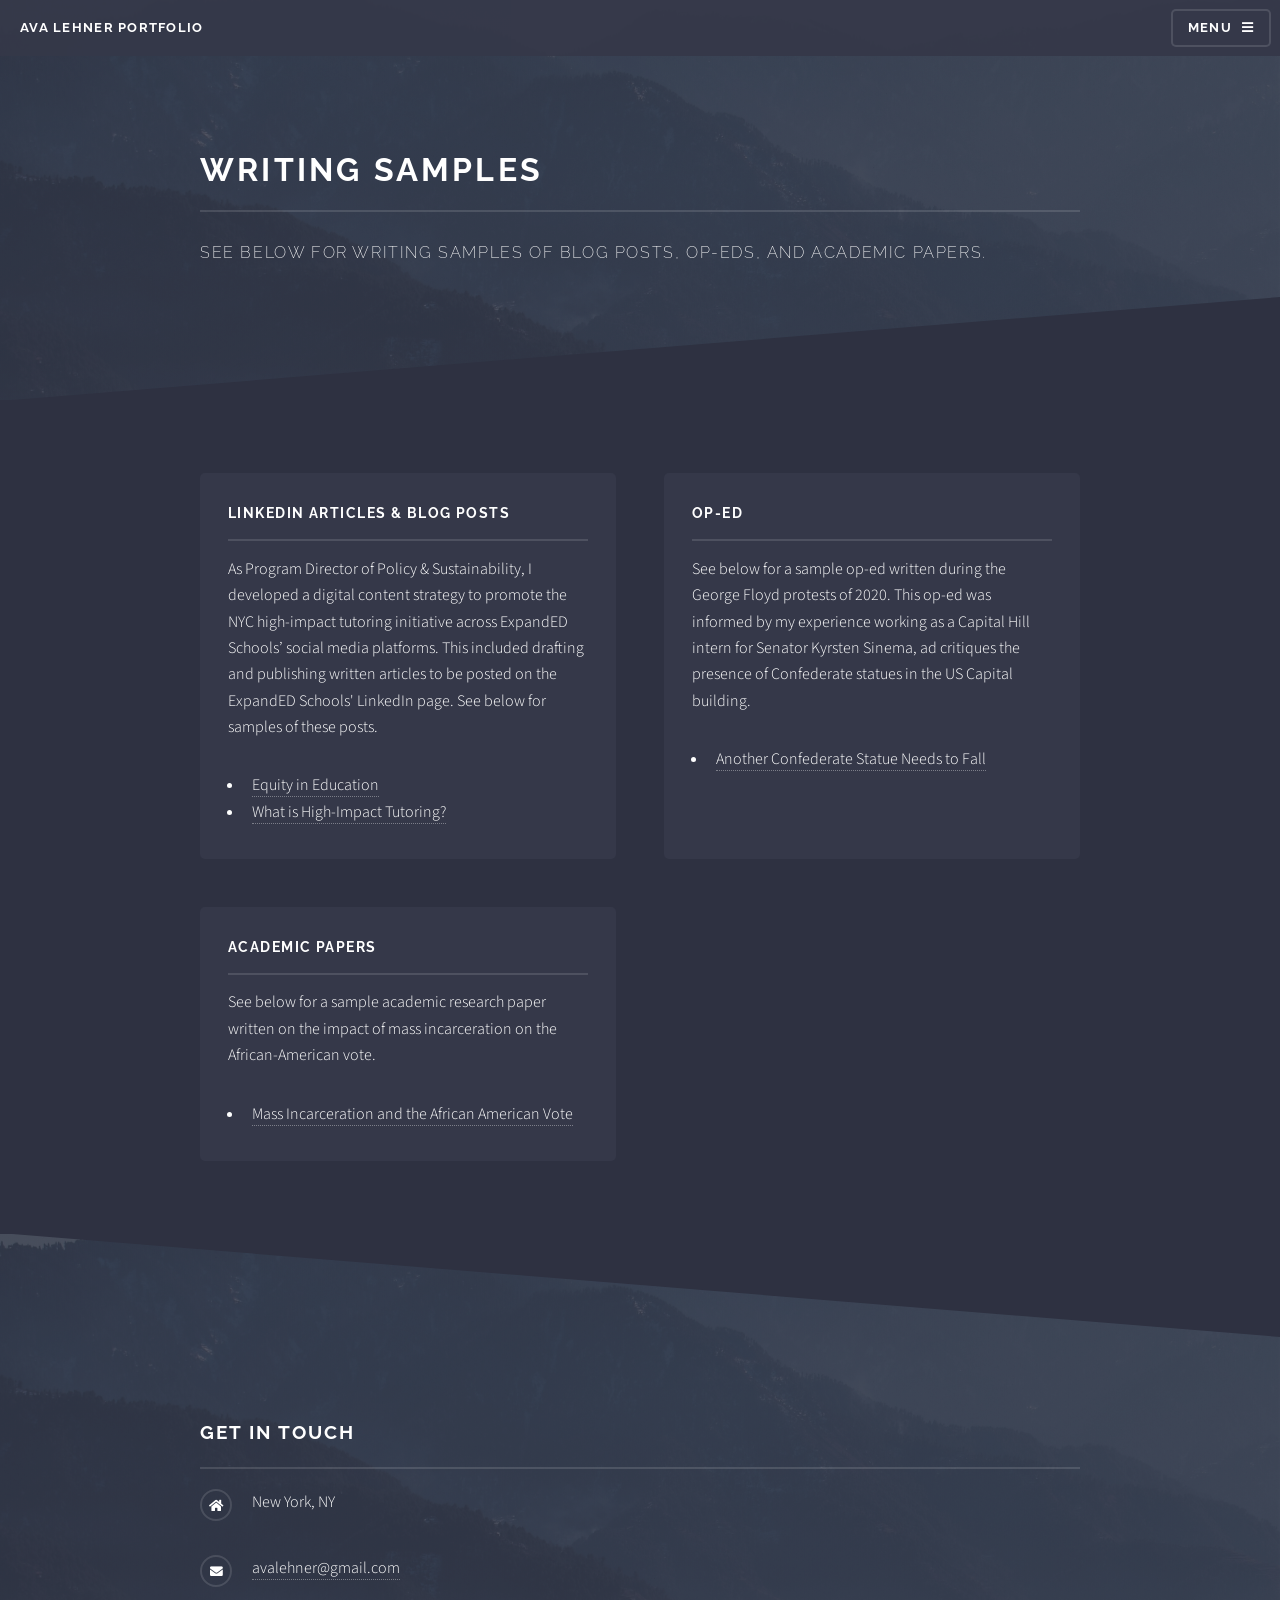
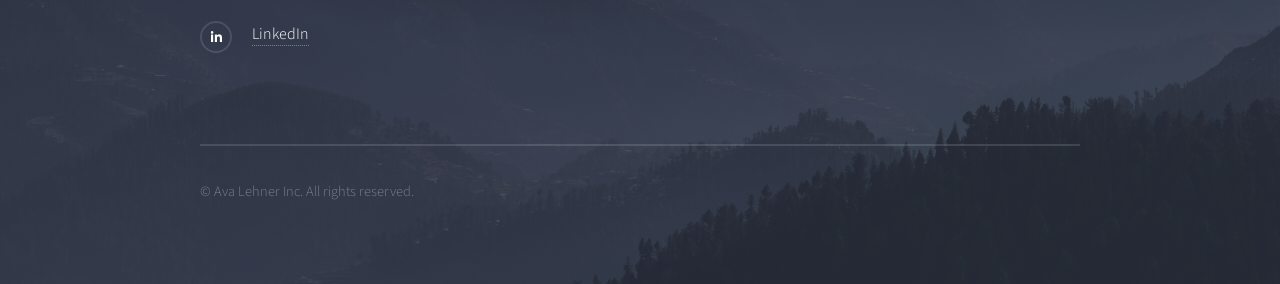
<file: writingSamples.html>
<!DOCTYPE HTML>
<!--
	Solid State by HTML5 UP
	html5up.net | @ajlkn
	Free for personal and commercial use under the CCA 3.0 license (html5up.net/license)
-->
<html>
	<head>
		<title>Ava Lehner Portfolio</title>
		<meta charset="utf-8" />
		<meta name="viewport" content="width=device-width, initial-scale=1, user-scalable=no" />
		<link rel="stylesheet" href="assets/css/main.css" />
		<noscript><link rel="stylesheet" href="assets/css/noscript.css" /></noscript>
	</head>
	<body class="is-preload">

		<!-- Page Wrapper -->
			<div id="page-wrapper">

				<!-- Header -->
					<header id="header">
						<h1><a href="index.html">Ava Lehner Portfolio</a></h1>
						<nav>
							<a href="#menu">Menu</a>
						</nav>
					</header>

				<!-- Menu -->
					<nav id="menu">
						<div class="inner">
							<h2>Menu</h2>
							<ul class="links">
								<li><a href="index.html">Home</a></li>
								<li><a href="writingSamples.html">Writing Samples</a></li>
								<li><a href="videoEditing.html">Video Editing</a></li>
								<li><a href="websiteManagement.html">Website management</a></li>
							</ul>
							<a href="#" class="close">Close</a>
						</div>
					</nav>

					<section id="wrapper">
						<header>
							<div class="inner">
								<h2>Writing Samples</h2>
								<p>See below for writing samples of blog posts, op-eds, and academic papers.</p>
							</div>
						</header>

						<!-- Content -->
							<div class="wrapper">
								<div class="inner">
									<section class="features">
										<article>
											<h3 class="major">LinkedIn Articles & Blog Posts</h3>
											<p>As Program Director of Policy & Sustainability, I developed a digital content strategy to promote the NYC high-impact tutoring initiative across ExpandED Schools’ social media platforms. This included drafting and publishing written articles to be posted on the ExpandED Schools' LinkedIn page. See below for samples of these posts.</p>
											<ul class="links">
												<li><a href="https://www.linkedin.com/pulse/equity-education-closing-achievement-gap-through-high-impact-ahave/?trackingId=lNtkH1wBRoOUXK5tViM9aQ%3D%3D">Equity in Education</a></li>
												<li><a href="https://www.linkedin.com/pulse/what-difference-between-high-impact-tutoring-hit-standard-wodke/?trackingId=oPLv%2BoMITlq8d7SymofuRg%3D%3D">What is High-Impact Tutoring?</a></li>
											</ul>
										</article>
										<article>
											<!--<a href="#" class="image"><img src="images/pic05.jpg" alt="" /></a>-->
											<h3 class="major">Op-Ed</h3>
											<p>See below for a sample op-ed written during the George Floyd protests of 2020. This op-ed was informed by my experience working as a Capital Hill intern for Senator Kyrsten Sinema, ad critiques the presence of Confederate statues in the US Capital building.</p>
											<ul class="links">
												<li><a href="https://docs.google.com/document/d/1IqaqE0v4y9HMoGBpw5ioJijs1bwlFzyrpJWN6SAH4ww/edit?usp=sharing">Another Confederate Statue Needs to Fall</a></li>
											</ul>
										</article>
										<article>
											<!--<a href="#" class="image"><img src="images/pic05.jpg" alt="" /></a>-->
											<h3 class="major">Academic Papers</h3>
											<p>See below for a sample academic research paper written on the impact of mass incarceration on the African-American vote.</p>
											<ul class="links">
												<li><a href="https://docs.google.com/document/d/1rkDr8bohjPymGBert4G4GFb_fhZyxjhTZq5xbrFgAUM/edit?usp=sharing">Mass Incarceration and the African American Vote</a></li>
											</ul>
										</article>
									</section>

								</div>
							</div>

					</section>

				<!-- Footer -->
					<section id="footer">
						<div class="inner">
							<h2 class="major">Get in touch</h2>
							<!--
							<p>Fill out the form below to get in touch with me.</p>
							<form method="post" action="#">
								<div class="fields">
									<div class="field">
										<label for="name">Name</label>
										<input type="text" name="name" id="name" />
									</div>
									<div class="field">
										<label for="email">Email</label>
										<input type="email" name="email" id="email" />
									</div>
									<div class="field">
										<label for="message">Message</label>
										<textarea name="message" id="message" rows="4"></textarea>
									</div>
								</div>
								<ul class="actions">
									<li><input type="submit" value="Send Message" /></li>
								</ul>
							</form>
							-->
							<ul class="contact">
								<li class="icon solid fa-home">
									New York, NY<br />
								</li>
								<li class="icon solid fa-envelope"><a href="#">avalehner@gmail.com</a></li>
								<li class="icon brands fa-linkedin-in"><a href="https://www.linkedin.com/in/avalehner/">LinkedIn</a></li>
								<!---
								<li class="icon brands fa-twitter"><a href="#">twitter.com/untitled-tld</a></li>
								<li class="icon brands fa-facebook-f"><a href="#">facebook.com/untitled-tld</a></li>
								<li class="icon brands fa-instagram"><a href="#">instagram.com/untitled-tld</a></li>
							-->
							</ul>
							<ul class="copyright">
								<li>&copy; Ava Lehner Inc. All rights reserved.</li>
							</ul>
						</div>
					</section>

			</div>

		<!-- Scripts -->
			<script src="assets/js/jquery.min.js"></script>
			<script src="assets/js/jquery.scrollex.min.js"></script>
			<script src="assets/js/browser.min.js"></script>
			<script src="assets/js/breakpoints.min.js"></script>
			<script src="assets/js/util.js"></script>
			<script src="assets/js/main.js"></script>

	</body>
</html>
</file>
<file: assets/css/noscript.css>
/*
	Solid State by HTML5 UP
	html5up.net | @ajlkn
	Free for personal and commercial use under the CCA 3.0 license (html5up.net/license)
*/

/* Banner */

	body.is-preload #banner .logo {
		-moz-transform: none;
		-webkit-transform: none;
		-ms-transform: none;
		transform: none;
		opacity: 1;
	}

	body.is-preload #banner h2 {
		opacity: 1;
		-moz-transform: none;
		-webkit-transform: none;
		-ms-transform: none;
		transform: none;
		-moz-filter: none;
		-webkit-filter: none;
		-ms-filter: none;
		filter: none;
	}

	body.is-preload #banner p {
		opacity: 01;
		-moz-transform: none;
		-webkit-transform: none;
		-ms-transform: none;
		transform: none;
		-moz-filter: none;
		-webkit-filter: none;
		-ms-filter: none;
		filter: none;
	}
</file>
<file: assets/css/main.css>
@import url(fontawesome-all.min.css);
@import url("https://fonts.googleapis.com/css?family=Raleway:200,700|Source+Sans+Pro:300,600,300italic,600italic");

/*
	Solid State by HTML5 UP
	html5up.net | @ajlkn
	Free for personal and commercial use under the CCA 3.0 license (html5up.net/license)
*/

html, body, div, span, applet, object,
iframe, h1, h2, h3, h4, h5, h6, p, blockquote,
pre, a, abbr, acronym, address, big, cite,
code, del, dfn, em, img, ins, kbd, q, s, samp,
small, strike, strong, sub, sup, tt, var, b,
u, i, center, dl, dt, dd, ol, ul, li, fieldset,
form, label, legend, table, caption, tbody,
tfoot, thead, tr, th, td, article, aside,
canvas, details, embed, figure, figcaption,
footer, header, hgroup, menu, nav, output, ruby,
section, summary, time, mark, audio, video {
	margin: 0;
	padding: 0;
	border: 0;
	font-size: 100%;
	font: inherit;
	vertical-align: baseline;}

article, aside, details, figcaption, figure,
footer, header, hgroup, menu, nav, section {
	display: block;}

body {
	line-height: 1;
}

ol, ul {
	list-style: none;
}

blockquote, q {
	quotes: none;
}

	blockquote:before, blockquote:after, q:before, q:after {
		content: '';
		content: none;
	}

table {
	border-collapse: collapse;
	border-spacing: 0;
}

body {
	-webkit-text-size-adjust: none;
}

mark {
	background-color: transparent;
	color: inherit;
}

input::-moz-focus-inner {
	border: 0;
	padding: 0;
}

input, select, textarea {
	-moz-appearance: none;
	-webkit-appearance: none;
	-ms-appearance: none;
	appearance: none;
}

/* Basic */

	@-ms-viewport {
		width: device-width;
	}

	body {
		-ms-overflow-style: scrollbar;
	}

	@media screen and (max-width: 480px) {

		html, body {
			min-width: 320px;
		}

	}

	html {
		box-sizing: border-box;
	}

	*, *:before, *:after {
		box-sizing: inherit;
	}

	body {
		background-color: #2e3141;
		background-image: linear-gradient(to top, rgba(46, 49, 65, 0.8), rgba(46, 49, 65, 0.8)), url("../../images/bg.jpg");
		background-size: auto,
 cover;
		background-attachment: fixed,
 fixed;
		background-position: center,
 center;
	}

		body.is-preload *, body.is-preload *:before, body.is-preload *:after {
			-moz-animation: none !important;
			-webkit-animation: none !important;
			-ms-animation: none !important;
			animation: none !important;
			-moz-transition: none !important;
			-webkit-transition: none !important;
			-ms-transition: none !important;
			transition: none !important;
		}

/* Type */

	body, input, select, textarea {
		color: #ffffff;
		font-family: "Source Sans Pro", Helvetica, sans-serif;
		font-size: 16.5pt;
		font-weight: 300;
		line-height: 1.65;
	}

		@media screen and (max-width: 1680px) {

			body, input, select, textarea {
				font-size: 13pt;
			}

		}

		@media screen and (max-width: 1280px) {

			body, input, select, textarea {
				font-size: 12pt;
			}

		}

		@media screen and (max-width: 980px) {

			body, input, select, textarea {
				font-size: 12pt;
			}

		}

		@media screen and (max-width: 736px) {

			body, input, select, textarea {
				font-size: 12pt;
			}

		}

		@media screen and (max-width: 480px) {

			body, input, select, textarea {
				font-size: 12pt;
			}

		}

	a {
		-moz-transition: color 0.2s ease-in-out, border-bottom-color 0.2s ease-in-out;
		-webkit-transition: color 0.2s ease-in-out, border-bottom-color 0.2s ease-in-out;
		-ms-transition: color 0.2s ease-in-out, border-bottom-color 0.2s ease-in-out;
		transition: color 0.2s ease-in-out, border-bottom-color 0.2s ease-in-out;
		border-bottom: dotted 1px rgba(255, 255, 255, 0.35);
		color: #ffffff;
		text-decoration: none;
	}

		a:hover {
			border-bottom-color: transparent;
			color: #ffffff !important;
		}

		a.special:not(.button) {
			text-decoration: none;
			border-bottom: 0;
			display: block;
			font-family: Raleway, Helvetica, sans-serif;
			font-size: 0.8em;
			font-weight: 700;
			letter-spacing: 0.1em;
			margin: 0 0 2em 0;
			text-transform: uppercase;
		}

			a.special:not(.button):before {
				-moz-osx-font-smoothing: grayscale;
				-webkit-font-smoothing: antialiased;
				display: inline-block;
				font-style: normal;
				font-variant: normal;
				text-rendering: auto;
				line-height: 1;
				text-transform: none !important;
				font-family: 'Font Awesome 5 Free';
				font-weight: 900;
			}

			a.special:not(.button):before {
				-moz-transition: background-color 0.2s ease-in-out;
				-webkit-transition: background-color 0.2s ease-in-out;
				-ms-transition: background-color 0.2s ease-in-out;
				transition: background-color 0.2s ease-in-out;
				border-radius: 100%;
				border: solid 2px rgba(255, 255, 255, 0.125);
				content: '\f105';
				display: inline-block;
				font-size: 1.25em;
				height: 2em;
				line-height: 1.75em;
				margin-right: 0.85em;
				text-align: center;
				text-indent: 0.15em;
				vertical-align: middle;
				width: 2em;
			}

			a.special:not(.button):hover:before {
				background-color: rgba(255, 255, 255, 0.025);
			}

			a.special:not(.button):active:before {
				background-color: rgba(255, 255, 255, 0.075);
			}

	strong, b {
		color: #ffffff;
		font-weight: 600;
	}

	em, i {
		font-style: italic;
	}

	p {
		margin: 0 0 2em 0;
	}

	h1, h2, h3, h4, h5, h6 {
		color: #ffffff;
		font-family: Raleway, Helvetica, sans-serif;
		font-weight: 700;
		letter-spacing: 0.1em;
		margin: 0 0 1em 0;
		text-transform: uppercase;
	}

		h1 a, h2 a, h3 a, h4 a, h5 a, h6 a {
			color: inherit;
			text-decoration: none;
			border-bottom: 0;
		}

		h1 span, h2 span, h3 span, h4 span, h5 span, h6 span {
			font-weight: 200;
		}

		h1.major, h2.major, h3.major, h4.major, h5.major, h6.major {
			padding-bottom: 1em;
			border-bottom: solid 2px rgba(255, 255, 255, 0.125);
		}

	h2 {
		font-size: 1.2em;
	}

	h3 {
		font-size: 0.9em;
	}

	h4 {
		font-size: 0.7em;
	}

	h5 {
		font-size: 0.7em;
	}

	h6 {
		font-size: 0.7em;
	}

	@media screen and (max-width: 736px) {

		h2 {
			font-size: 1em;
		}

		h3 {
			font-size: 0.8em;
		}

	}

	sub {
		font-size: 0.8em;
		position: relative;
		top: 0.5em;
	}

	sup {
		font-size: 0.8em;
		position: relative;
		top: -0.5em;
	}

	blockquote {
		border-left: solid 4px rgba(255, 255, 255, 0.125);
		font-style: italic;
		margin: 0 0 2em 0;
		padding: 0.5em 0 0.5em 2em;
	}

	code {
		background: rgba(255, 255, 255, 0.025);
		border-radius: 5px;
		border: solid 2px rgba(255, 255, 255, 0.125);
		font-family: "Courier New", monospace;
		font-size: 0.9em;
		margin: 0 0.25em;
		padding: 0.25em 0.65em;
	}

	pre {
		-webkit-overflow-scrolling: touch;
		font-family: "Courier New", monospace;
		font-size: 0.9em;
		margin: 0 0 2em 0;
	}

		pre code {
			display: block;
			line-height: 1.75em;
			padding: 1em 1.5em;
			overflow-x: auto;
		}

	hr {
		border: 0;
		border-bottom: solid 2px rgba(255, 255, 255, 0.125);
		margin: 2.5em 0;
	}

		hr.major {
			margin: 4em 0;
		}

	.align-left {
		text-align: left;
	}

	.align-center {
		text-align: center;
	}

	.align-right {
		text-align: right;
	}

/* Row */

	.row {
		display: flex;
		flex-wrap: wrap;
		box-sizing: border-box;
		align-items: stretch;
	}

		.row > * {
			box-sizing: border-box;
		}

		.row.gtr-uniform > * > :last-child {
			margin-bottom: 0;
		}

		.row.aln-left {
			justify-content: flex-start;
		}

		.row.aln-center {
			justify-content: center;
		}

		.row.aln-right {
			justify-content: flex-end;
		}

		.row.aln-top {
			align-items: flex-start;
		}

		.row.aln-middle {
			align-items: center;
		}

		.row.aln-bottom {
			align-items: flex-end;
		}

		.row > .imp {
			order: -1;
		}

		.row > .col-1 {
			width: 8.33333%;
		}

		.row > .off-1 {
			margin-left: 8.33333%;
		}

		.row > .col-2 {
			width: 16.66667%;
		}

		.row > .off-2 {
			margin-left: 16.66667%;
		}

		.row > .col-3 {
			width: 25%;
		}

		.row > .off-3 {
			margin-left: 25%;
		}

		.row > .col-4 {
			width: 33.33333%;
		}

		.row > .off-4 {
			margin-left: 33.33333%;
		}

		.row > .col-5 {
			width: 41.66667%;
		}

		.row > .off-5 {
			margin-left: 41.66667%;
		}

		.row > .col-6 {
			width: 50%;
		}

		.row > .off-6 {
			margin-left: 50%;
		}

		.row > .col-7 {
			width: 58.33333%;
		}

		.row > .off-7 {
			margin-left: 58.33333%;
		}

		.row > .col-8 {
			width: 66.66667%;
		}

		.row > .off-8 {
			margin-left: 66.66667%;
		}

		.row > .col-9 {
			width: 75%;
		}

		.row > .off-9 {
			margin-left: 75%;
		}

		.row > .col-10 {
			width: 83.33333%;
		}

		.row > .off-10 {
			margin-left: 83.33333%;
		}

		.row > .col-11 {
			width: 91.66667%;
		}

		.row > .off-11 {
			margin-left: 91.66667%;
		}

		.row > .col-12 {
			width: 100%;
		}

		.row > .off-12 {
			margin-left: 100%;
		}

		.row.gtr-0 {
			margin-top: 0;
			margin-left: 0em;
		}

			.row.gtr-0 > * {
				padding: 0 0 0 0em;
			}

			.row.gtr-0.gtr-uniform {
				margin-top: 0em;
			}

				.row.gtr-0.gtr-uniform > * {
					padding-top: 0em;
				}

		.row.gtr-25 {
			margin-top: 0;
			margin-left: -0.4375em;
		}

			.row.gtr-25 > * {
				padding: 0 0 0 0.4375em;
			}

			.row.gtr-25.gtr-uniform {
				margin-top: -0.4375em;
			}

				.row.gtr-25.gtr-uniform > * {
					padding-top: 0.4375em;
				}

		.row.gtr-50 {
			margin-top: 0;
			margin-left: -0.875em;
		}

			.row.gtr-50 > * {
				padding: 0 0 0 0.875em;
			}

			.row.gtr-50.gtr-uniform {
				margin-top: -0.875em;
			}

				.row.gtr-50.gtr-uniform > * {
					padding-top: 0.875em;
				}

		.row {
			margin-top: 0;
			margin-left: -1.75em;
		}

			.row > * {
				padding: 0 0 0 1.75em;
			}

			.row.gtr-uniform {
				margin-top: -1.75em;
			}

				.row.gtr-uniform > * {
					padding-top: 1.75em;
				}

		.row.gtr-150 {
			margin-top: 0;
			margin-left: -2.625em;
		}

			.row.gtr-150 > * {
				padding: 0 0 0 2.625em;
			}

			.row.gtr-150.gtr-uniform {
				margin-top: -2.625em;
			}

				.row.gtr-150.gtr-uniform > * {
					padding-top: 2.625em;
				}

		.row.gtr-200 {
			margin-top: 0;
			margin-left: -3.5em;
		}

			.row.gtr-200 > * {
				padding: 0 0 0 3.5em;
			}

			.row.gtr-200.gtr-uniform {
				margin-top: -3.5em;
			}

				.row.gtr-200.gtr-uniform > * {
					padding-top: 3.5em;
				}

		@media screen and (max-width: 1680px) {

			.row {
				display: flex;
				flex-wrap: wrap;
				box-sizing: border-box;
				align-items: stretch;
			}

				.row > * {
					box-sizing: border-box;
				}

				.row.gtr-uniform > * > :last-child {
					margin-bottom: 0;
				}

				.row.aln-left {
					justify-content: flex-start;
				}

				.row.aln-center {
					justify-content: center;
				}

				.row.aln-right {
					justify-content: flex-end;
				}

				.row.aln-top {
					align-items: flex-start;
				}

				.row.aln-middle {
					align-items: center;
				}

				.row.aln-bottom {
					align-items: flex-end;
				}

				.row > .imp-xlarge {
					order: -1;
				}

				.row > .col-1-xlarge {
					width: 8.33333%;
				}

				.row > .off-1-xlarge {
					margin-left: 8.33333%;
				}

				.row > .col-2-xlarge {
					width: 16.66667%;
				}

				.row > .off-2-xlarge {
					margin-left: 16.66667%;
				}

				.row > .col-3-xlarge {
					width: 25%;
				}

				.row > .off-3-xlarge {
					margin-left: 25%;
				}

				.row > .col-4-xlarge {
					width: 33.33333%;
				}

				.row > .off-4-xlarge {
					margin-left: 33.33333%;
				}

				.row > .col-5-xlarge {
					width: 41.66667%;
				}

				.row > .off-5-xlarge {
					margin-left: 41.66667%;
				}

				.row > .col-6-xlarge {
					width: 50%;
				}

				.row > .off-6-xlarge {
					margin-left: 50%;
				}

				.row > .col-7-xlarge {
					width: 58.33333%;
				}

				.row > .off-7-xlarge {
					margin-left: 58.33333%;
				}

				.row > .col-8-xlarge {
					width: 66.66667%;
				}

				.row > .off-8-xlarge {
					margin-left: 66.66667%;
				}

				.row > .col-9-xlarge {
					width: 75%;
				}

				.row > .off-9-xlarge {
					margin-left: 75%;
				}

				.row > .col-10-xlarge {
					width: 83.33333%;
				}

				.row > .off-10-xlarge {
					margin-left: 83.33333%;
				}

				.row > .col-11-xlarge {
					width: 91.66667%;
				}

				.row > .off-11-xlarge {
					margin-left: 91.66667%;
				}

				.row > .col-12-xlarge {
					width: 100%;
				}

				.row > .off-12-xlarge {
					margin-left: 100%;
				}

				.row.gtr-0 {
					margin-top: 0;
					margin-left: 0em;
				}

					.row.gtr-0 > * {
						padding: 0 0 0 0em;
					}

					.row.gtr-0.gtr-uniform {
						margin-top: 0em;
					}

						.row.gtr-0.gtr-uniform > * {
							padding-top: 0em;
						}

				.row.gtr-25 {
					margin-top: 0;
					margin-left: -0.4375em;
				}

					.row.gtr-25 > * {
						padding: 0 0 0 0.4375em;
					}

					.row.gtr-25.gtr-uniform {
						margin-top: -0.4375em;
					}

						.row.gtr-25.gtr-uniform > * {
							padding-top: 0.4375em;
						}

				.row.gtr-50 {
					margin-top: 0;
					margin-left: -0.875em;
				}

					.row.gtr-50 > * {
						padding: 0 0 0 0.875em;
					}

					.row.gtr-50.gtr-uniform {
						margin-top: -0.875em;
					}

						.row.gtr-50.gtr-uniform > * {
							padding-top: 0.875em;
						}

				.row {
					margin-top: 0;
					margin-left: -1.75em;
				}

					.row > * {
						padding: 0 0 0 1.75em;
					}

					.row.gtr-uniform {
						margin-top: -1.75em;
					}

						.row.gtr-uniform > * {
							padding-top: 1.75em;
						}

				.row.gtr-150 {
					margin-top: 0;
					margin-left: -2.625em;
				}

					.row.gtr-150 > * {
						padding: 0 0 0 2.625em;
					}

					.row.gtr-150.gtr-uniform {
						margin-top: -2.625em;
					}

						.row.gtr-150.gtr-uniform > * {
							padding-top: 2.625em;
						}

				.row.gtr-200 {
					margin-top: 0;
					margin-left: -3.5em;
				}

					.row.gtr-200 > * {
						padding: 0 0 0 3.5em;
					}

					.row.gtr-200.gtr-uniform {
						margin-top: -3.5em;
					}

						.row.gtr-200.gtr-uniform > * {
							padding-top: 3.5em;
						}

		}

		@media screen and (max-width: 1280px) {

			.row {
				display: flex;
				flex-wrap: wrap;
				box-sizing: border-box;
				align-items: stretch;
			}

				.row > * {
					box-sizing: border-box;
				}

				.row.gtr-uniform > * > :last-child {
					margin-bottom: 0;
				}

				.row.aln-left {
					justify-content: flex-start;
				}

				.row.aln-center {
					justify-content: center;
				}

				.row.aln-right {
					justify-content: flex-end;
				}

				.row.aln-top {
					align-items: flex-start;
				}

				.row.aln-middle {
					align-items: center;
				}

				.row.aln-bottom {
					align-items: flex-end;
				}

				.row > .imp-large {
					order: -1;
				}

				.row > .col-1-large {
					width: 8.33333%;
				}

				.row > .off-1-large {
					margin-left: 8.33333%;
				}

				.row > .col-2-large {
					width: 16.66667%;
				}

				.row > .off-2-large {
					margin-left: 16.66667%;
				}

				.row > .col-3-large {
					width: 25%;
				}

				.row > .off-3-large {
					margin-left: 25%;
				}

				.row > .col-4-large {
					width: 33.33333%;
				}

				.row > .off-4-large {
					margin-left: 33.33333%;
				}

				.row > .col-5-large {
					width: 41.66667%;
				}

				.row > .off-5-large {
					margin-left: 41.66667%;
				}

				.row > .col-6-large {
					width: 50%;
				}

				.row > .off-6-large {
					margin-left: 50%;
				}

				.row > .col-7-large {
					width: 58.33333%;
				}

				.row > .off-7-large {
					margin-left: 58.33333%;
				}

				.row > .col-8-large {
					width: 66.66667%;
				}

				.row > .off-8-large {
					margin-left: 66.66667%;
				}

				.row > .col-9-large {
					width: 75%;
				}

				.row > .off-9-large {
					margin-left: 75%;
				}

				.row > .col-10-large {
					width: 83.33333%;
				}

				.row > .off-10-large {
					margin-left: 83.33333%;
				}

				.row > .col-11-large {
					width: 91.66667%;
				}

				.row > .off-11-large {
					margin-left: 91.66667%;
				}

				.row > .col-12-large {
					width: 100%;
				}

				.row > .off-12-large {
					margin-left: 100%;
				}

				.row.gtr-0 {
					margin-top: 0;
					margin-left: 0em;
				}

					.row.gtr-0 > * {
						padding: 0 0 0 0em;
					}

					.row.gtr-0.gtr-uniform {
						margin-top: 0em;
					}

						.row.gtr-0.gtr-uniform > * {
							padding-top: 0em;
						}

				.row.gtr-25 {
					margin-top: 0;
					margin-left: -0.4375em;
				}

					.row.gtr-25 > * {
						padding: 0 0 0 0.4375em;
					}

					.row.gtr-25.gtr-uniform {
						margin-top: -0.4375em;
					}

						.row.gtr-25.gtr-uniform > * {
							padding-top: 0.4375em;
						}

				.row.gtr-50 {
					margin-top: 0;
					margin-left: -0.875em;
				}

					.row.gtr-50 > * {
						padding: 0 0 0 0.875em;
					}

					.row.gtr-50.gtr-uniform {
						margin-top: -0.875em;
					}

						.row.gtr-50.gtr-uniform > * {
							padding-top: 0.875em;
						}

				.row {
					margin-top: 0;
					margin-left: -1.75em;
				}

					.row > * {
						padding: 0 0 0 1.75em;
					}

					.row.gtr-uniform {
						margin-top: -1.75em;
					}

						.row.gtr-uniform > * {
							padding-top: 1.75em;
						}

				.row.gtr-150 {
					margin-top: 0;
					margin-left: -2.625em;
				}

					.row.gtr-150 > * {
						padding: 0 0 0 2.625em;
					}

					.row.gtr-150.gtr-uniform {
						margin-top: -2.625em;
					}

						.row.gtr-150.gtr-uniform > * {
							padding-top: 2.625em;
						}

				.row.gtr-200 {
					margin-top: 0;
					margin-left: -3.5em;
				}

					.row.gtr-200 > * {
						padding: 0 0 0 3.5em;
					}

					.row.gtr-200.gtr-uniform {
						margin-top: -3.5em;
					}

						.row.gtr-200.gtr-uniform > * {
							padding-top: 3.5em;
						}

		}

		@media screen and (max-width: 980px) {

			.row {
				display: flex;
				flex-wrap: wrap;
				box-sizing: border-box;
				align-items: stretch;
			}

				.row > * {
					box-sizing: border-box;
				}

				.row.gtr-uniform > * > :last-child {
					margin-bottom: 0;
				}

				.row.aln-left {
					justify-content: flex-start;
				}

				.row.aln-center {
					justify-content: center;
				}

				.row.aln-right {
					justify-content: flex-end;
				}

				.row.aln-top {
					align-items: flex-start;
				}

				.row.aln-middle {
					align-items: center;
				}

				.row.aln-bottom {
					align-items: flex-end;
				}

				.row > .imp-medium {
					order: -1;
				}

				.row > .col-1-medium {
					width: 8.33333%;
				}

				.row > .off-1-medium {
					margin-left: 8.33333%;
				}

				.row > .col-2-medium {
					width: 16.66667%;
				}

				.row > .off-2-medium {
					margin-left: 16.66667%;
				}

				.row > .col-3-medium {
					width: 25%;
				}

				.row > .off-3-medium {
					margin-left: 25%;
				}

				.row > .col-4-medium {
					width: 33.33333%;
				}

				.row > .off-4-medium {
					margin-left: 33.33333%;
				}

				.row > .col-5-medium {
					width: 41.66667%;
				}

				.row > .off-5-medium {
					margin-left: 41.66667%;
				}

				.row > .col-6-medium {
					width: 50%;
				}

				.row > .off-6-medium {
					margin-left: 50%;
				}

				.row > .col-7-medium {
					width: 58.33333%;
				}

				.row > .off-7-medium {
					margin-left: 58.33333%;
				}

				.row > .col-8-medium {
					width: 66.66667%;
				}

				.row > .off-8-medium {
					margin-left: 66.66667%;
				}

				.row > .col-9-medium {
					width: 75%;
				}

				.row > .off-9-medium {
					margin-left: 75%;
				}

				.row > .col-10-medium {
					width: 83.33333%;
				}

				.row > .off-10-medium {
					margin-left: 83.33333%;
				}

				.row > .col-11-medium {
					width: 91.66667%;
				}

				.row > .off-11-medium {
					margin-left: 91.66667%;
				}

				.row > .col-12-medium {
					width: 100%;
				}

				.row > .off-12-medium {
					margin-left: 100%;
				}

				.row.gtr-0 {
					margin-top: 0;
					margin-left: 0em;
				}

					.row.gtr-0 > * {
						padding: 0 0 0 0em;
					}

					.row.gtr-0.gtr-uniform {
						margin-top: 0em;
					}

						.row.gtr-0.gtr-uniform > * {
							padding-top: 0em;
						}

				.row.gtr-25 {
					margin-top: 0;
					margin-left: -0.4375em;
				}

					.row.gtr-25 > * {
						padding: 0 0 0 0.4375em;
					}

					.row.gtr-25.gtr-uniform {
						margin-top: -0.4375em;
					}

						.row.gtr-25.gtr-uniform > * {
							padding-top: 0.4375em;
						}

				.row.gtr-50 {
					margin-top: 0;
					margin-left: -0.875em;
				}

					.row.gtr-50 > * {
						padding: 0 0 0 0.875em;
					}

					.row.gtr-50.gtr-uniform {
						margin-top: -0.875em;
					}

						.row.gtr-50.gtr-uniform > * {
							padding-top: 0.875em;
						}

				.row {
					margin-top: 0;
					margin-left: -1.75em;
				}

					.row > * {
						padding: 0 0 0 1.75em;
					}

					.row.gtr-uniform {
						margin-top: -1.75em;
					}

						.row.gtr-uniform > * {
							padding-top: 1.75em;
						}

				.row.gtr-150 {
					margin-top: 0;
					margin-left: -2.625em;
				}

					.row.gtr-150 > * {
						padding: 0 0 0 2.625em;
					}

					.row.gtr-150.gtr-uniform {
						margin-top: -2.625em;
					}

						.row.gtr-150.gtr-uniform > * {
							padding-top: 2.625em;
						}

				.row.gtr-200 {
					margin-top: 0;
					margin-left: -3.5em;
				}

					.row.gtr-200 > * {
						padding: 0 0 0 3.5em;
					}

					.row.gtr-200.gtr-uniform {
						margin-top: -3.5em;
					}

						.row.gtr-200.gtr-uniform > * {
							padding-top: 3.5em;
						}

		}

		@media screen and (max-width: 736px) {

			.row {
				display: flex;
				flex-wrap: wrap;
				box-sizing: border-box;
				align-items: stretch;
			}

				.row > * {
					box-sizing: border-box;
				}

				.row.gtr-uniform > * > :last-child {
					margin-bottom: 0;
				}

				.row.aln-left {
					justify-content: flex-start;
				}

				.row.aln-center {
					justify-content: center;
				}

				.row.aln-right {
					justify-content: flex-end;
				}

				.row.aln-top {
					align-items: flex-start;
				}

				.row.aln-middle {
					align-items: center;
				}

				.row.aln-bottom {
					align-items: flex-end;
				}

				.row > .imp-small {
					order: -1;
				}

				.row > .col-1-small {
					width: 8.33333%;
				}

				.row > .off-1-small {
					margin-left: 8.33333%;
				}

				.row > .col-2-small {
					width: 16.66667%;
				}

				.row > .off-2-small {
					margin-left: 16.66667%;
				}

				.row > .col-3-small {
					width: 25%;
				}

				.row > .off-3-small {
					margin-left: 25%;
				}

				.row > .col-4-small {
					width: 33.33333%;
				}

				.row > .off-4-small {
					margin-left: 33.33333%;
				}

				.row > .col-5-small {
					width: 41.66667%;
				}

				.row > .off-5-small {
					margin-left: 41.66667%;
				}

				.row > .col-6-small {
					width: 50%;
				}

				.row > .off-6-small {
					margin-left: 50%;
				}

				.row > .col-7-small {
					width: 58.33333%;
				}

				.row > .off-7-small {
					margin-left: 58.33333%;
				}

				.row > .col-8-small {
					width: 66.66667%;
				}

				.row > .off-8-small {
					margin-left: 66.66667%;
				}

				.row > .col-9-small {
					width: 75%;
				}

				.row > .off-9-small {
					margin-left: 75%;
				}

				.row > .col-10-small {
					width: 83.33333%;
				}

				.row > .off-10-small {
					margin-left: 83.33333%;
				}

				.row > .col-11-small {
					width: 91.66667%;
				}

				.row > .off-11-small {
					margin-left: 91.66667%;
				}

				.row > .col-12-small {
					width: 100%;
				}

				.row > .off-12-small {
					margin-left: 100%;
				}

				.row.gtr-0 {
					margin-top: 0;
					margin-left: 0em;
				}

					.row.gtr-0 > * {
						padding: 0 0 0 0em;
					}

					.row.gtr-0.gtr-uniform {
						margin-top: 0em;
					}

						.row.gtr-0.gtr-uniform > * {
							padding-top: 0em;
						}

				.row.gtr-25 {
					margin-top: 0;
					margin-left: -0.3125em;
				}

					.row.gtr-25 > * {
						padding: 0 0 0 0.3125em;
					}

					.row.gtr-25.gtr-uniform {
						margin-top: -0.3125em;
					}

						.row.gtr-25.gtr-uniform > * {
							padding-top: 0.3125em;
						}

				.row.gtr-50 {
					margin-top: 0;
					margin-left: -0.625em;
				}

					.row.gtr-50 > * {
						padding: 0 0 0 0.625em;
					}

					.row.gtr-50.gtr-uniform {
						margin-top: -0.625em;
					}

						.row.gtr-50.gtr-uniform > * {
							padding-top: 0.625em;
						}

				.row {
					margin-top: 0;
					margin-left: -1.25em;
				}

					.row > * {
						padding: 0 0 0 1.25em;
					}

					.row.gtr-uniform {
						margin-top: -1.25em;
					}

						.row.gtr-uniform > * {
							padding-top: 1.25em;
						}

				.row.gtr-150 {
					margin-top: 0;
					margin-left: -1.875em;
				}

					.row.gtr-150 > * {
						padding: 0 0 0 1.875em;
					}

					.row.gtr-150.gtr-uniform {
						margin-top: -1.875em;
					}

						.row.gtr-150.gtr-uniform > * {
							padding-top: 1.875em;
						}

				.row.gtr-200 {
					margin-top: 0;
					margin-left: -2.5em;
				}

					.row.gtr-200 > * {
						padding: 0 0 0 2.5em;
					}

					.row.gtr-200.gtr-uniform {
						margin-top: -2.5em;
					}

						.row.gtr-200.gtr-uniform > * {
							padding-top: 2.5em;
						}

		}

		@media screen and (max-width: 480px) {

			.row {
				display: flex;
				flex-wrap: wrap;
				box-sizing: border-box;
				align-items: stretch;
			}

				.row > * {
					box-sizing: border-box;
				}

				.row.gtr-uniform > * > :last-child {
					margin-bottom: 0;
				}

				.row.aln-left {
					justify-content: flex-start;
				}

				.row.aln-center {
					justify-content: center;
				}

				.row.aln-right {
					justify-content: flex-end;
				}

				.row.aln-top {
					align-items: flex-start;
				}

				.row.aln-middle {
					align-items: center;
				}

				.row.aln-bottom {
					align-items: flex-end;
				}

				.row > .imp-xsmall {
					order: -1;
				}

				.row > .col-1-xsmall {
					width: 8.33333%;
				}

				.row > .off-1-xsmall {
					margin-left: 8.33333%;
				}

				.row > .col-2-xsmall {
					width: 16.66667%;
				}

				.row > .off-2-xsmall {
					margin-left: 16.66667%;
				}

				.row > .col-3-xsmall {
					width: 25%;
				}

				.row > .off-3-xsmall {
					margin-left: 25%;
				}

				.row > .col-4-xsmall {
					width: 33.33333%;
				}

				.row > .off-4-xsmall {
					margin-left: 33.33333%;
				}

				.row > .col-5-xsmall {
					width: 41.66667%;
				}

				.row > .off-5-xsmall {
					margin-left: 41.66667%;
				}

				.row > .col-6-xsmall {
					width: 50%;
				}

				.row > .off-6-xsmall {
					margin-left: 50%;
				}

				.row > .col-7-xsmall {
					width: 58.33333%;
				}

				.row > .off-7-xsmall {
					margin-left: 58.33333%;
				}

				.row > .col-8-xsmall {
					width: 66.66667%;
				}

				.row > .off-8-xsmall {
					margin-left: 66.66667%;
				}

				.row > .col-9-xsmall {
					width: 75%;
				}

				.row > .off-9-xsmall {
					margin-left: 75%;
				}

				.row > .col-10-xsmall {
					width: 83.33333%;
				}

				.row > .off-10-xsmall {
					margin-left: 83.33333%;
				}

				.row > .col-11-xsmall {
					width: 91.66667%;
				}

				.row > .off-11-xsmall {
					margin-left: 91.66667%;
				}

				.row > .col-12-xsmall {
					width: 100%;
				}

				.row > .off-12-xsmall {
					margin-left: 100%;
				}

				.row.gtr-0 {
					margin-top: 0;
					margin-left: 0em;
				}

					.row.gtr-0 > * {
						padding: 0 0 0 0em;
					}

					.row.gtr-0.gtr-uniform {
						margin-top: 0em;
					}

						.row.gtr-0.gtr-uniform > * {
							padding-top: 0em;
						}

				.row.gtr-25 {
					margin-top: 0;
					margin-left: -0.3125em;
				}

					.row.gtr-25 > * {
						padding: 0 0 0 0.3125em;
					}

					.row.gtr-25.gtr-uniform {
						margin-top: -0.3125em;
					}

						.row.gtr-25.gtr-uniform > * {
							padding-top: 0.3125em;
						}

				.row.gtr-50 {
					margin-top: 0;
					margin-left: -0.625em;
				}

					.row.gtr-50 > * {
						padding: 0 0 0 0.625em;
					}

					.row.gtr-50.gtr-uniform {
						margin-top: -0.625em;
					}

						.row.gtr-50.gtr-uniform > * {
							padding-top: 0.625em;
						}

				.row {
					margin-top: 0;
					margin-left: -1.25em;
				}

					.row > * {
						padding: 0 0 0 1.25em;
					}

					.row.gtr-uniform {
						margin-top: -1.25em;
					}

						.row.gtr-uniform > * {
							padding-top: 1.25em;
						}

				.row.gtr-150 {
					margin-top: 0;
					margin-left: -1.875em;
				}

					.row.gtr-150 > * {
						padding: 0 0 0 1.875em;
					}

					.row.gtr-150.gtr-uniform {
						margin-top: -1.875em;
					}

						.row.gtr-150.gtr-uniform > * {
							padding-top: 1.875em;
						}

				.row.gtr-200 {
					margin-top: 0;
					margin-left: -2.5em;
				}

					.row.gtr-200 > * {
						padding: 0 0 0 2.5em;
					}

					.row.gtr-200.gtr-uniform {
						margin-top: -2.5em;
					}

						.row.gtr-200.gtr-uniform > * {
							padding-top: 2.5em;
						}

		}

		@media screen and (max-width: 360px) {

			.row {
				display: flex;
				flex-wrap: wrap;
				box-sizing: border-box;
				align-items: stretch;
			}

				.row > * {
					box-sizing: border-box;
				}

				.row.gtr-uniform > * > :last-child {
					margin-bottom: 0;
				}

				.row.aln-left {
					justify-content: flex-start;
				}

				.row.aln-center {
					justify-content: center;
				}

				.row.aln-right {
					justify-content: flex-end;
				}

				.row.aln-top {
					align-items: flex-start;
				}

				.row.aln-middle {
					align-items: center;
				}

				.row.aln-bottom {
					align-items: flex-end;
				}

				.row > .imp-xxsmall {
					order: -1;
				}

				.row > .col-1-xxsmall {
					width: 8.33333%;
				}

				.row > .off-1-xxsmall {
					margin-left: 8.33333%;
				}

				.row > .col-2-xxsmall {
					width: 16.66667%;
				}

				.row > .off-2-xxsmall {
					margin-left: 16.66667%;
				}

				.row > .col-3-xxsmall {
					width: 25%;
				}

				.row > .off-3-xxsmall {
					margin-left: 25%;
				}

				.row > .col-4-xxsmall {
					width: 33.33333%;
				}

				.row > .off-4-xxsmall {
					margin-left: 33.33333%;
				}

				.row > .col-5-xxsmall {
					width: 41.66667%;
				}

				.row > .off-5-xxsmall {
					margin-left: 41.66667%;
				}

				.row > .col-6-xxsmall {
					width: 50%;
				}

				.row > .off-6-xxsmall {
					margin-left: 50%;
				}

				.row > .col-7-xxsmall {
					width: 58.33333%;
				}

				.row > .off-7-xxsmall {
					margin-left: 58.33333%;
				}

				.row > .col-8-xxsmall {
					width: 66.66667%;
				}

				.row > .off-8-xxsmall {
					margin-left: 66.66667%;
				}

				.row > .col-9-xxsmall {
					width: 75%;
				}

				.row > .off-9-xxsmall {
					margin-left: 75%;
				}

				.row > .col-10-xxsmall {
					width: 83.33333%;
				}

				.row > .off-10-xxsmall {
					margin-left: 83.33333%;
				}

				.row > .col-11-xxsmall {
					width: 91.66667%;
				}

				.row > .off-11-xxsmall {
					margin-left: 91.66667%;
				}

				.row > .col-12-xxsmall {
					width: 100%;
				}

				.row > .off-12-xxsmall {
					margin-left: 100%;
				}

				.row.gtr-0 {
					margin-top: 0;
					margin-left: 0em;
				}

					.row.gtr-0 > * {
						padding: 0 0 0 0em;
					}

					.row.gtr-0.gtr-uniform {
						margin-top: 0em;
					}

						.row.gtr-0.gtr-uniform > * {
							padding-top: 0em;
						}

				.row.gtr-25 {
					margin-top: 0;
					margin-left: -0.3125em;
				}

					.row.gtr-25 > * {
						padding: 0 0 0 0.3125em;
					}

					.row.gtr-25.gtr-uniform {
						margin-top: -0.3125em;
					}

						.row.gtr-25.gtr-uniform > * {
							padding-top: 0.3125em;
						}

				.row.gtr-50 {
					margin-top: 0;
					margin-left: -0.625em;
				}

					.row.gtr-50 > * {
						padding: 0 0 0 0.625em;
					}

					.row.gtr-50.gtr-uniform {
						margin-top: -0.625em;
					}

						.row.gtr-50.gtr-uniform > * {
							padding-top: 0.625em;
						}

				.row {
					margin-top: 0;
					margin-left: -1.25em;
				}

					.row > * {
						padding: 0 0 0 1.25em;
					}

					.row.gtr-uniform {
						margin-top: -1.25em;
					}

						.row.gtr-uniform > * {
							padding-top: 1.25em;
						}

				.row.gtr-150 {
					margin-top: 0;
					margin-left: -1.875em;
				}

					.row.gtr-150 > * {
						padding: 0 0 0 1.875em;
					}

					.row.gtr-150.gtr-uniform {
						margin-top: -1.875em;
					}

						.row.gtr-150.gtr-uniform > * {
							padding-top: 1.875em;
						}

				.row.gtr-200 {
					margin-top: 0;
					margin-left: -2.5em;
				}

					.row.gtr-200 > * {
						padding: 0 0 0 2.5em;
					}

					.row.gtr-200.gtr-uniform {
						margin-top: -2.5em;
					}

						.row.gtr-200.gtr-uniform > * {
							padding-top: 2.5em;
						}

		}

/* Section/Article */

	section.special, article.special {
		text-align: center;
	}

/* Form */

	form {
		margin: 0 0 2em 0;
	}

		form > :last-child {
			margin-bottom: 0;
		}

		form > .fields {
			display: -moz-flex;
			display: -webkit-flex;
			display: -ms-flex;
			display: flex;
			-moz-flex-wrap: wrap;
			-webkit-flex-wrap: wrap;
			-ms-flex-wrap: wrap;
			flex-wrap: wrap;
			width: calc(100% + 3em);
			margin: -1.5em 0 2em -1.5em;
		}

			form > .fields > .field {
				-moz-flex-grow: 0;
				-webkit-flex-grow: 0;
				-ms-flex-grow: 0;
				flex-grow: 0;
				-moz-flex-shrink: 0;
				-webkit-flex-shrink: 0;
				-ms-flex-shrink: 0;
				flex-shrink: 0;
				padding: 1.5em 0 0 1.5em;
				width: calc(100% - 1.5em);
			}

				form > .fields > .field.half {
					width: calc(50% - 0.75em);
				}

				form > .fields > .field.third {
					width: calc(100%/3 - 0.5em);
				}

				form > .fields > .field.quarter {
					width: calc(25% - 0.375em);
				}

		@media screen and (max-width: 480px) {

			form > .fields {
				width: calc(100% + 3em);
				margin: -1.5em 0 2em -1.5em;
			}

				form > .fields > .field {
					padding: 1.5em 0 0 1.5em;
					width: calc(100% - 1.5em);
				}

					form > .fields > .field.half {
						width: calc(100% - 1.5em);
					}

					form > .fields > .field.third {
						width: calc(100% - 1.5em);
					}

					form > .fields > .field.quarter {
						width: calc(100% - 1.5em);
					}

		}

	label {
		color: #ffffff;
		display: block;
		font-family: Raleway, Helvetica, sans-serif;
		font-size: 0.8em;
		font-weight: 700;
		letter-spacing: 0.1em;
		margin: 0 0 0.7em 0;
		text-transform: uppercase;
	}

	input[type="text"],
	input[type="password"],
	input[type="email"],
	input[type="tel"],
	select,
	textarea {
		-moz-appearance: none;
		-webkit-appearance: none;
		-ms-appearance: none;
		appearance: none;
		background: rgba(255, 255, 255, 0.025);
		border-radius: 5px;
		border: none;
		border: solid 2px rgba(255, 255, 255, 0.125);
		color: inherit;
		display: block;
		outline: 0;
		padding: 0 1em;
		text-decoration: none;
		width: 100%;
	}

		input[type="text"]:invalid,
		input[type="password"]:invalid,
		input[type="email"]:invalid,
		input[type="tel"]:invalid,
		select:invalid,
		textarea:invalid {
			box-shadow: none;
		}

		input[type="text"]:focus,
		input[type="password"]:focus,
		input[type="email"]:focus,
		input[type="tel"]:focus,
		select:focus,
		textarea:focus {
			border-color: #5b6ba6;
		}

	select {
		background-image: url("data:image/svg+xml;charset=utf8,%3Csvg xmlns='http://www.w3.org/2000/svg' width='40' height='40' preserveAspectRatio='none' viewBox='0 0 40 40'%3E%3Cpath d='M9.4,12.3l10.4,10.4l10.4-10.4c0.2-0.2,0.5-0.4,0.9-0.4c0.3,0,0.6,0.1,0.9,0.4l3.3,3.3c0.2,0.2,0.4,0.5,0.4,0.9 c0,0.4-0.1,0.6-0.4,0.9L20.7,31.9c-0.2,0.2-0.5,0.4-0.9,0.4c-0.3,0-0.6-0.1-0.9-0.4L4.3,17.3c-0.2-0.2-0.4-0.5-0.4-0.9 c0-0.4,0.1-0.6,0.4-0.9l3.3-3.3c0.2-0.2,0.5-0.4,0.9-0.4S9.1,12.1,9.4,12.3z' fill='rgba(255, 255, 255, 0.125)' /%3E%3C/svg%3E");
		background-size: 1.25rem;
		background-repeat: no-repeat;
		background-position: calc(100% - 1rem) center;
		height: 2.75em;
		padding-right: 2.75em;
		text-overflow: ellipsis;
	}

		select option {
			color: #ffffff;
			background: #2e3141;
		}

		select:focus::-ms-value {
			background-color: transparent;
		}

		select::-ms-expand {
			display: none;
		}

	input[type="text"],
	input[type="password"],
	input[type="email"],
	select {
		height: 2.75em;
	}

	textarea {
		padding: 0.75em 1em;
	}

	input[type="checkbox"],
	input[type="radio"] {
		-moz-appearance: none;
		-webkit-appearance: none;
		-ms-appearance: none;
		appearance: none;
		display: block;
		float: left;
		margin-right: -2em;
		opacity: 0;
		width: 1em;
		z-index: -1;
	}

		input[type="checkbox"] + label,
		input[type="radio"] + label {
			text-decoration: none;
			color: #ffffff;
			cursor: pointer;
			display: inline-block;
			font-size: 1em;
			font-family: "Source Sans Pro", Helvetica, sans-serif;
			text-transform: none;
			letter-spacing: 0;
			font-weight: 300;
			padding-left: 2.4em;
			padding-right: 0.75em;
			position: relative;
		}

			input[type="checkbox"] + label:before,
			input[type="radio"] + label:before {
				-moz-osx-font-smoothing: grayscale;
				-webkit-font-smoothing: antialiased;
				display: inline-block;
				font-style: normal;
				font-variant: normal;
				text-rendering: auto;
				line-height: 1;
				text-transform: none !important;
				font-family: 'Font Awesome 5 Free';
				font-weight: 900;
			}

			input[type="checkbox"] + label:before,
			input[type="radio"] + label:before {
				background: rgba(255, 255, 255, 0.025);
				border-radius: 5px;
				border: solid 2px rgba(255, 255, 255, 0.125);
				content: '';
				display: inline-block;
				font-size: 0.8em;
				height: 2.0625em;
				left: 0;
				line-height: 2.0625em;
				position: absolute;
				text-align: center;
				top: 0;
				width: 2.0625em;
			}

		input[type="checkbox"]:checked + label:before,
		input[type="radio"]:checked + label:before {
			background: #ffffff;
			border-color: #ffffff;
			content: '\f00c';
			color: #2e3141;
		}

		input[type="checkbox"]:focus + label:before,
		input[type="radio"]:focus + label:before {
			border-color: #4c5c96;
		}

	input[type="checkbox"] + label:before {
		border-radius: 5px;
	}

	input[type="radio"] + label:before {
		border-radius: 100%;
	}

	::-webkit-input-placeholder {
		color: rgba(255, 255, 255, 0.35) !important;
		opacity: 1.0;
	}

	:-moz-placeholder {
		color: rgba(255, 255, 255, 0.35) !important;
		opacity: 1.0;
	}

	::-moz-placeholder {
		color: rgba(255, 255, 255, 0.35) !important;
		opacity: 1.0;
	}

	:-ms-input-placeholder {
		color: rgba(255, 255, 255, 0.35) !important;
		opacity: 1.0;
	}

/* Box */

	.box {
		border-radius: 5px;
		border: solid 2px rgba(255, 255, 255, 0.125);
		margin-bottom: 2em;
		padding: 1.5em;
	}

		.box > :last-child,
		.box > :last-child > :last-child,
		.box > :last-child > :last-child > :last-child {
			margin-bottom: 0;
		}

		.box.alt {
			border: 0;
			border-radius: 0;
			padding: 0;
		}

/* Icon */

	.icon {
		text-decoration: none;
		border-bottom: none;
		position: relative;
	}

		.icon:before {
			-moz-osx-font-smoothing: grayscale;
			-webkit-font-smoothing: antialiased;
			display: inline-block;
			font-style: normal;
			font-variant: normal;
			text-rendering: auto;
			line-height: 1;
			text-transform: none !important;
			font-family: 'Font Awesome 5 Free';
			font-weight: 400;
		}

		.icon > .label {
			display: none;
		}

		.icon:before {
			line-height: inherit;
		}

		.icon.solid:before {
			font-weight: 900;
		}

		.icon.brands:before {
			font-family: 'Font Awesome 5 Brands';
		}

/* Image */

	.image {
		border-radius: 5px;
		border: 0;
		display: inline-block;
		position: relative;
	}

		.image img {
			border-radius: 5px;
			display: block;
		}

		.image.left, .image.right {
			max-width: 40%;
		}

			.image.left img, .image.right img {
				width: 100%;
			}

		.image.left {
			float: left;
			padding: 0 1.5em 1em 0;
			top: 0.25em;
		}

		.image.right {
			float: right;
			padding: 0 0 1em 1.5em;
			top: 0.25em;
		}

		.image.fit {
			display: block;
			margin: 0 0 2em 0;
			width: 100%;
		}

			.image.fit img {
				width: 100%;
			}

		.image.main {
			display: block;
			margin: 0 0 3em 0;
			width: 100%;
		}

			.image.main img {
				width: 100%;
			}

/* List */

	ol {
		list-style: decimal;
		margin: 0 0 2em 0;
		padding-left: 1.25em;
	}

		ol li {
			padding-left: 0.25em;
		}

	ul {
		list-style: disc;
		margin: 0 0 2em 0;
		padding-left: 1em;
	}

		ul li {
			padding-left: 0.5em;
		}

		ul.alt {
			list-style: none;
			padding-left: 0;
		}

			ul.alt li {
				border-top: solid 1px rgba(255, 255, 255, 0.125);
				padding: 0.5em 0;
			}

				ul.alt li:first-child {
					border-top: 0;
					padding-top: 0;
				}

	dl {
		margin: 0 0 2em 0;
	}

		dl dt {
			display: block;
			font-weight: 600;
			margin: 0 0 1em 0;
		}

		dl dd {
			margin-left: 2em;
		}

/* Actions */

	ul.actions {
		display: -moz-flex;
		display: -webkit-flex;
		display: -ms-flex;
		display: flex;
		cursor: default;
		list-style: none;
		margin-left: -1em;
		padding-left: 0;
	}

		ul.actions li {
			padding: 0 0 0 1em;
			vertical-align: middle;
		}

		ul.actions.special {
			-moz-justify-content: center;
			-webkit-justify-content: center;
			-ms-justify-content: center;
			justify-content: center;
			width: 100%;
			margin-left: 0;
		}

			ul.actions.special li:first-child {
				padding-left: 0;
			}

		ul.actions.stacked {
			-moz-flex-direction: column;
			-webkit-flex-direction: column;
			-ms-flex-direction: column;
			flex-direction: column;
			margin-left: 0;
		}

			ul.actions.stacked li {
				padding: 1.3em 0 0 0;
			}

				ul.actions.stacked li:first-child {
					padding-top: 0;
				}

		ul.actions.fit {
			width: calc(100% + 1em);
		}

			ul.actions.fit li {
				-moz-flex-grow: 1;
				-webkit-flex-grow: 1;
				-ms-flex-grow: 1;
				flex-grow: 1;
				-moz-flex-shrink: 1;
				-webkit-flex-shrink: 1;
				-ms-flex-shrink: 1;
				flex-shrink: 1;
				width: 100%;
			}

				ul.actions.fit li > * {
					width: 100%;
				}

			ul.actions.fit.stacked {
				width: 100%;
			}

		@media screen and (max-width: 480px) {

			ul.actions:not(.fixed) {
				-moz-flex-direction: column;
				-webkit-flex-direction: column;
				-ms-flex-direction: column;
				flex-direction: column;
				margin-left: 0;
				width: 100% !important;
			}

				ul.actions:not(.fixed) li {
					-moz-flex-grow: 1;
					-webkit-flex-grow: 1;
					-ms-flex-grow: 1;
					flex-grow: 1;
					-moz-flex-shrink: 1;
					-webkit-flex-shrink: 1;
					-ms-flex-shrink: 1;
					flex-shrink: 1;
					padding: 1em 0 0 0;
					text-align: center;
					width: 100%;
				}

					ul.actions:not(.fixed) li > * {
						width: 100%;
					}

					ul.actions:not(.fixed) li:first-child {
						padding-top: 0;
					}

					ul.actions:not(.fixed) li input[type="submit"],
					ul.actions:not(.fixed) li input[type="reset"],
					ul.actions:not(.fixed) li input[type="button"],
					ul.actions:not(.fixed) li button,
					ul.actions:not(.fixed) li .button {
						width: 100%;
					}

						ul.actions:not(.fixed) li input[type="submit"].icon:before,
						ul.actions:not(.fixed) li input[type="reset"].icon:before,
						ul.actions:not(.fixed) li input[type="button"].icon:before,
						ul.actions:not(.fixed) li button.icon:before,
						ul.actions:not(.fixed) li .button.icon:before {
							margin-left: -0.5rem;
						}

		}

/* Icons */

	ul.icons {
		cursor: default;
		list-style: none;
		padding-left: 0;
	}

		ul.icons li {
			display: inline-block;
			padding: 0 1em 0 0;
		}

			ul.icons li:last-child {
				padding-right: 0;
			}

			ul.icons li .icon:before {
				font-size: 1.25em;
			}

/* Contact */

	ul.contact {
		list-style: none;
		padding: 0;
	}

		ul.contact li {
			text-decoration: none;
			margin: 2.5em 0 0 0;
			padding: 0 0 0 3.25em;
			position: relative;
		}

			ul.contact li:before {
				-moz-osx-font-smoothing: grayscale;
				-webkit-font-smoothing: antialiased;
				display: inline-block;
				font-style: normal;
				font-variant: normal;
				text-rendering: auto;
				line-height: 1;
				text-transform: none !important;
				font-family: 'Font Awesome 5 Free';
				font-weight: 400;
			}

			ul.contact li:before {
				border-radius: 100%;
				border: solid 2px rgba(255, 255, 255, 0.125);
				display: inline-block;
				font-size: 0.8em;
				height: 2.5em;
				left: 0;
				line-height: 2.35em;
				position: absolute;
				text-align: center;
				top: 0;
				width: 2.5em;
			}

			ul.contact li:first-child {
				margin-top: 0;
			}

		@media screen and (max-width: 736px) {

			ul.contact li {
				margin: 1.5em 0 0 0;
			}

		}

/* Pagination */

	ul.pagination {
		cursor: default;
		list-style: none;
		padding-left: 0;
	}

		ul.pagination li {
			display: inline-block;
			padding-left: 0;
			vertical-align: middle;
		}

			ul.pagination li > .page {
				-moz-transition: background-color 0.2s ease-in-out, color 0.2s ease-in-out;
				-webkit-transition: background-color 0.2s ease-in-out, color 0.2s ease-in-out;
				-ms-transition: background-color 0.2s ease-in-out, color 0.2s ease-in-out;
				transition: background-color 0.2s ease-in-out, color 0.2s ease-in-out;
				border-bottom: 0;
				border-radius: 5px;
				display: inline-block;
				height: 1.5em;
				line-height: 1.5em;
				margin: 0 0.125em;
				min-width: 1.5em;
				padding: 0 0.5em;
				text-align: center;
			}

				ul.pagination li > .page:hover {
					background-color: rgba(255, 255, 255, 0.025);
				}

				ul.pagination li > .page.active {
					background-color: #4c5c96;
				}

			ul.pagination li:first-child {
				padding-right: 0.75em;
			}

			ul.pagination li:last-child {
				padding-left: 0.75em;
			}

		@media screen and (max-width: 480px) {

			ul.pagination li:nth-child(n+2):nth-last-child(n+2) {
				display: none;
			}

			ul.pagination li .button {
				width: 100%;
			}

			ul.pagination li:first-child {
				width: calc(50% - 2px);
				text-align: left;
				padding-right: 0.325em;
			}

			ul.pagination li:last-child {
				width: calc(50% - 2px);
				text-align: right;
				padding-left: 0.325em;
			}

		}

/* Table */

	.table-wrapper {
		-webkit-overflow-scrolling: touch;
		overflow-x: auto;
	}

	table {
		margin: 0 0 2em 0;
		width: 100%;
	}

		table tbody tr {
			border: solid 1px rgba(255, 255, 255, 0.125);
			border-left: 0;
			border-right: 0;
		}

			table tbody tr:nth-child(2n + 1) {
				background-color: rgba(255, 255, 255, 0.025);
			}

		table td {
			padding: 0.75em 0.75em;
		}

		table th {
			color: #ffffff;
			font-size: 0.9em;
			font-weight: 600;
			padding: 0 0.75em 0.75em 0.75em;
			text-align: left;
		}

		table thead {
			border-bottom: solid 2px rgba(255, 255, 255, 0.125);
		}

		table tfoot {
			border-top: solid 2px rgba(255, 255, 255, 0.125);
		}

		table.alt {
			border-collapse: separate;
		}

			table.alt tbody tr td {
				border: solid 1px rgba(255, 255, 255, 0.125);
				border-left-width: 0;
				border-top-width: 0;
			}

				table.alt tbody tr td:first-child {
					border-left-width: 1px;
				}

			table.alt tbody tr:first-child td {
				border-top-width: 1px;
			}

			table.alt thead {
				border-bottom: 0;
			}

			table.alt tfoot {
				border-top: 0;
			}

/* Button */

	input[type="submit"],
	input[type="reset"],
	input[type="button"],
	button,
	.button {
		-moz-appearance: none;
		-webkit-appearance: none;
		-ms-appearance: none;
		appearance: none;
		-moz-transition: background-color 0.2s ease-in-out;
		-webkit-transition: background-color 0.2s ease-in-out;
		-ms-transition: background-color 0.2s ease-in-out;
		transition: background-color 0.2s ease-in-out;
		background-color: transparent;
		border-radius: 5px;
		border: 0;
		box-shadow: inset 0 0 0 2px rgba(255, 255, 255, 0.125);
		color: #ffffff !important;
		cursor: pointer;
		display: inline-block;
		font-family: Raleway, Helvetica, sans-serif;
		font-size: 0.8em;
		font-weight: 700;
		height: 3.75em;
		letter-spacing: 0.1em;
		line-height: 3.75em;
		padding: 0 2.25em;
		text-align: center;
		text-decoration: none;
		text-transform: uppercase;
		white-space: nowrap;
	}

		input[type="submit"]:hover,
		input[type="reset"]:hover,
		input[type="button"]:hover,
		button:hover,
		.button:hover {
			background-color: rgba(255, 255, 255, 0.025);
		}

		input[type="submit"]:active,
		input[type="reset"]:active,
		input[type="button"]:active,
		button:active,
		.button:active {
			background-color: rgba(255, 255, 255, 0.075);
		}

		input[type="submit"].icon:before,
		input[type="reset"].icon:before,
		input[type="button"].icon:before,
		button.icon:before,
		.button.icon:before {
			margin-right: 0.5em;
			color: rgba(255, 255, 255, 0.35);
		}

		input[type="submit"].primary,
		input[type="reset"].primary,
		input[type="button"].primary,
		button.primary,
		.button.primary {
			background-color: #4c5c96;
			box-shadow: none;
		}

			input[type="submit"].primary:hover,
			input[type="reset"].primary:hover,
			input[type="button"].primary:hover,
			button.primary:hover,
			.button.primary:hover {
				background-color: #53639e;
			}

			input[type="submit"].primary:active,
			input[type="reset"].primary:active,
			input[type="button"].primary:active,
			button.primary:active,
			.button.primary:active {
				background-color: #45558d;
			}

			input[type="submit"].primary.icon:before,
			input[type="reset"].primary.icon:before,
			input[type="button"].primary.icon:before,
			button.primary.icon:before,
			.button.primary.icon:before {
				color: #7985b0;
			}

		input[type="submit"].fit,
		input[type="reset"].fit,
		input[type="button"].fit,
		button.fit,
		.button.fit {
			width: 100%;
		}

		input[type="submit"].small,
		input[type="reset"].small,
		input[type="button"].small,
		button.small,
		.button.small {
			font-size: 0.6em;
		}

		input[type="submit"].large,
		input[type="reset"].large,
		input[type="button"].large,
		button.large,
		.button.large {
			font-size: 1em;
		}

		input[type="submit"].disabled, input[type="submit"]:disabled,
		input[type="reset"].disabled,
		input[type="reset"]:disabled,
		input[type="button"].disabled,
		input[type="button"]:disabled,
		button.disabled,
		button:disabled,
		.button.disabled,
		.button:disabled {
			opacity: 0.25;
		}

		@media screen and (max-width: 480px) {

			input[type="submit"],
			input[type="reset"],
			input[type="button"],
			button,
			.button {
				padding: 0;
			}

		}

/* Features */

	.features {
		display: -moz-flex;
		display: -webkit-flex;
		display: -ms-flex;
		display: flex;
		-moz-flex-wrap: wrap;
		-webkit-flex-wrap: wrap;
		-ms-flex-wrap: wrap;
		flex-wrap: wrap;
		margin: 0 0 2em 0;
	}

		.features article {
			padding: 1.75em 1.75em 0.1em 1.75em ;
			background-color: #353849;
			border-radius: 5px;
			margin: 1.5em 3em 1.5em 0;
			width: calc(50% - 1.5em);
		}

			.features article:nth-child(2n) {
				margin-right: 0;
			}

			.features article .image {
				border-radius: 5px 5px 0 0;
				display: block;
				margin-bottom: 1.75em;
				margin-left: -1.75em;
				margin-top: -1.75em;
				position: relative;
				width: calc(100% + 3.5em);
			}

				.features article .image img {
					border-radius: 5px 5px 0 0;
					width: 100%;
				}

		@media screen and (max-width: 980px) {

			.features article {
				margin: 1em 2em 1em 0;
				width: calc(50% - 1em);
			}

		}

		@media screen and (max-width: 736px) {

			.features article {
				padding: 1.5em 1.5em 0.1em 1.5em ;
				margin: 0.875em 1.75em 0.875em 0;
				width: calc(50% - 0.875em - 1px);
			}

				.features article .image {
					margin-bottom: 1.5em;
					margin-left: -1.5em;
					margin-top: -1.5em;
					width: calc(100% + 3em);
				}

		}

		@media screen and (max-width: 480px) {

			.features {
				display: block;
			}

				.features article {
					width: 100%;
					margin: 0 0 2em 0 !important;
				}

		}

/* Header */

	#header {
		-moz-transition: background-color 0.2s ease-in-out;
		-webkit-transition: background-color 0.2s ease-in-out;
		-ms-transition: background-color 0.2s ease-in-out;
		transition: background-color 0.2s ease-in-out;
		background-color: rgba(53, 56, 73, 0.95);
		height: 3.5em;
		left: 0;
		line-height: 3.5em;
		padding: 0 1.25em;
		position: fixed;
		top: 0;
		width: 100%;
		z-index: 10000;
	}

		#header h1 {
			-moz-transition: opacity 0.2s ease-in-out, visibility 0.2s;
			-webkit-transition: opacity 0.2s ease-in-out, visibility 0.2s;
			-ms-transition: opacity 0.2s ease-in-out, visibility 0.2s;
			transition: opacity 0.2s ease-in-out, visibility 0.2s;
			border-bottom: 0;
			font-size: 0.8em;
			margin-bottom: 0;
			opacity: 1;
			visibility: visible;
		}

			#header h1 a {
				border: 0;
			}

		#header nav {
			font-family: Raleway, Helvetica, sans-serif;
			font-size: 0.8em;
			font-weight: 700;
			height: 3em;
			letter-spacing: 0.1em;
			line-height: 3em;
			position: absolute;
			right: 0.7em;
			text-transform: uppercase;
			top: 0.7em;
		}

			#header nav a {
				border: 0;
				display: inline-block;
				padding: 0 1em;
			}

				#header nav a:before {
					float: right;
					margin-left: 0.75em;
				}

				#header nav a[href="#menu"] {
					text-decoration: none;
					-moz-transition: background-color 0.2s ease-in-out;
					-webkit-transition: background-color 0.2s ease-in-out;
					-ms-transition: background-color 0.2s ease-in-out;
					transition: background-color 0.2s ease-in-out;
					border-radius: 5px;
					box-shadow: inset 0 0 0 2px rgba(255, 255, 255, 0.125);
					padding: 0 1.35em;
				}

					#header nav a[href="#menu"]:before {
						-moz-osx-font-smoothing: grayscale;
						-webkit-font-smoothing: antialiased;
						display: inline-block;
						font-style: normal;
						font-variant: normal;
						text-rendering: auto;
						line-height: 1;
						text-transform: none !important;
						font-family: 'Font Awesome 5 Free';
						font-weight: 900;
					}

					#header nav a[href="#menu"]:before {
						content: '\f0c9';
						line-height: inherit;
					}

					#header nav a[href="#menu"]:hover {
						background-color: rgba(255, 255, 255, 0.025);
					}

					#header nav a[href="#menu"]:active {
						background-color: rgba(255, 255, 255, 0.075);
					}

		#header.alt {
			background-color: transparent;
		}

			#header.alt h1 {
				opacity: 0;
				visibility: hidden;
			}

		@media screen and (max-width: 736px) {

			#header {
				height: 2.75em;
				line-height: 2.75em;
			}

				#header nav {
					top: 0;
					right: 0;
					height: inherit;
					line-height: inherit;
				}

					#header nav a {
						height: inherit;
						line-height: inherit;
					}

						#header nav a[href="#menu"] {
							box-shadow: none;
							padding: 0 1em;
							border-radius: 0;
						}

							#header nav a[href="#menu"]:hover, #header nav a[href="#menu"]:active {
								background-color: inherit;
							}

		}

		@media screen and (max-width: 480px) {

			#header nav a[href="#menu"] {
				width: 4em;
				white-space: nowrap;
				text-indent: 4em;
				position: relative;
			}

				#header nav a[href="#menu"]:before {
					width: inherit;
					position: absolute;
					top: 0;
					left: 0;
					text-indent: 0;
					text-align: right;
					margin-left: 0;
					padding-right: 1.25em;
				}

		}

/* Menu */

	#page-wrapper {
		-moz-transition: -moz-filter 0.25s ease;
		-webkit-transition: -webkit-filter 0.25s ease;
		-ms-transition: -ms-filter 0.25s ease;
		transition: filter 0.25s ease;
	}

	#menu {
		-moz-align-items: center;
		-webkit-align-items: center;
		-ms-align-items: center;
		align-items: center;
		display: -moz-flex;
		display: -webkit-flex;
		display: -ms-flex;
		display: flex;
		-moz-justify-content: center;
		-webkit-justify-content: center;
		-ms-justify-content: center;
		justify-content: center;
		pointer-events: none;
		-moz-transition: opacity 0.35s ease, visibility 0.35s;
		-webkit-transition: opacity 0.35s ease, visibility 0.35s;
		-ms-transition: opacity 0.35s ease, visibility 0.35s;
		transition: opacity 0.35s ease, visibility 0.35s;
		-moz-user-select: none;
		-webkit-user-select: none;
		-ms-user-select: none;
		user-select: none;
		-webkit-tap-highlight-color: rgba(0, 0, 0, 0);
		background: rgba(46, 49, 65, 0.8);
		cursor: default;
		height: 100%;
		left: 0;
		opacity: 0;
		position: fixed;
		text-align: center;
		top: 0;
		visibility: hidden;
		width: 100%;
	}

		#menu .inner {
			padding: 2.5em 1.5em 0.5em 1.5em ;
			-moz-transform: translateY(0.5em);
			-webkit-transform: translateY(0.5em);
			-ms-transform: translateY(0.5em);
			transform: translateY(0.5em);
			-moz-transition: opacity 0.35s ease, -moz-transform 0.35s ease;
			-webkit-transition: opacity 0.35s ease, -webkit-transform 0.35s ease;
			-ms-transition: opacity 0.35s ease, -ms-transform 0.35s ease;
			transition: opacity 0.35s ease, transform 0.35s ease;
			-webkit-overflow-scrolling: touch;
			background: #4c5c96;
			border-radius: 5px;
			display: block;
			max-width: 100%;
			opacity: 0;
			position: relative;
			width: 18em;
		}

		#menu h2 {
			border-bottom: solid 2px rgba(255, 255, 255, 0.125);
			padding-bottom: 1em;
		}

		#menu .close {
			background-image: url("images/close.svg");
			background-position: 75% 25%;
			background-repeat: no-repeat;
			background-size: 2em 2em;
			border: 0;
			content: '';
			display: block;
			height: 4em;
			overflow: hidden;
			position: absolute;
			right: 0;
			text-align: center;
			text-indent: 4em;
			top: 0;
			width: 4em;
		}

		#menu .links {
			list-style: none;
			margin-bottom: 1.5em;
			padding: 0;
		}

			#menu .links li {
				padding: 0;
			}

				#menu .links li a {
					border-radius: 5px;
					border: 0;
					display: block;
					font-family: Raleway, Helvetica, sans-serif;
					font-size: 0.8em;
					font-weight: 200;
					letter-spacing: 0.1em;
					line-height: 1.85em;
					padding: 0.75em 0;
					text-transform: uppercase;
				}

					#menu .links li a:hover {
						background: #45558d;
					}

		@media screen and (max-width: 736px) {

			#menu .inner {
				max-height: 100%;
				overflow-y: auto;
				overflow-x: hidden;
			}

				#menu .inner .close {
					background-size: 1.5em 1.5em;
				}

		}

	body.is-menu-visible #page-wrapper {
		-moz-filter: blur(1.5px);
		-webkit-filter: blur(1.5px);
		-ms-filter: blur(1.5px);
		filter: blur(1.5px);
	}

	body.is-menu-visible #menu {
		pointer-events: auto;
		opacity: 1;
		visibility: visible;
	}

		body.is-menu-visible #menu .inner {
			-moz-transform: translateY(0);
			-webkit-transform: translateY(0);
			-ms-transform: translateY(0);
			transform: translateY(0);
			opacity: 1;
		}

/* Banner */

	#banner {
		padding: 10em 0 4.75em 0 ;
	}

		#banner .inner {
			margin: 0 auto;
			width: 55em;
		}

		#banner .logo {
			-moz-transition: opacity 2s ease, -moz-transform 1s ease;
			-webkit-transition: opacity 2s ease, -webkit-transform 1s ease;
			-ms-transition: opacity 2s ease, -ms-transform 1s ease;
			transition: opacity 2s ease, transform 1s ease;
			-moz-transform: translateY(0);
			-webkit-transform: translateY(0);
			-ms-transform: translateY(0);
			transform: translateY(0);
			opacity: 1;
			margin: 0 0 1.3em 0;
		}

			#banner .logo .icon {
				border-radius: 100%;
				border: solid 2px rgba(255, 255, 255, 0.125);
				cursor: default;
				display: inline-block;
				font-size: 2em;
				height: 2.25em;
				line-height: 2.25em;
				text-align: center;
				width: 2.25em;
			}

		#banner h2 {
			-moz-transition: opacity 0.5s ease, -moz-transform 0.5s ease, -moz-filter 0.25s ease;
			-webkit-transition: opacity 0.5s ease, -webkit-transform 0.5s ease, -webkit-filter 0.25s ease;
			-ms-transition: opacity 0.5s ease, -ms-transform 0.5s ease, -ms-filter 0.25s ease;
			transition: opacity 0.5s ease, transform 0.5s ease, filter 0.25s ease;
			-moz-transform: translateX(0);
			-webkit-transform: translateX(0);
			-ms-transform: translateX(0);
			transform: translateX(0);
			-moz-transition-delay: 0.65s;
			-webkit-transition-delay: 0.65s;
			-ms-transition-delay: 0.65s;
			transition-delay: 0.65s;
			-moz-filter: blur(0);
			-webkit-filter: blur(0);
			-ms-filter: blur(0);
			filter: blur(0);
			opacity: 1;
			border-bottom: solid 2px rgba(255, 255, 255, 0.125);
			font-size: 2.25em;
			margin-bottom: 0.8em;
			padding-bottom: 0.4em;
		}

		#banner p {
			-moz-transition: opacity 0.5s ease, -moz-transform 0.5s ease, -moz-filter 0.25s ease;
			-webkit-transition: opacity 0.5s ease, -webkit-transform 0.5s ease, -webkit-filter 0.25s ease;
			-ms-transition: opacity 0.5s ease, -ms-transform 0.5s ease, -ms-filter 0.25s ease;
			transition: opacity 0.5s ease, transform 0.5s ease, filter 0.25s ease;
			-moz-transform: translateX(0);
			-webkit-transform: translateX(0);
			-ms-transform: translateX(0);
			transform: translateX(0);
			-moz-transition-delay: 0.8s;
			-webkit-transition-delay: 0.8s;
			-ms-transition-delay: 0.8s;
			transition-delay: 0.8s;
			-moz-filter: blur(0);
			-webkit-filter: blur(0);
			-ms-filter: blur(0);
			filter: blur(0);
			opacity: 1;
			font-family: Raleway, Helvetica, sans-serif;
			font-size: 1em;
			font-weight: 200;
			letter-spacing: 0.1em;
			line-height: 2;
			text-transform: uppercase;
		}

		@media screen and (max-width: 1280px) {

			#banner {
				padding: 7em 0 8.25em 0 ;
				background-color: #2e3141;
				background-image: linear-gradient(to top, rgba(46, 49, 65, 0.8), rgba(46, 49, 65, 0.8)), url("../../images/bg.jpg");
				background-size: auto,
 cover;
				background-position: center,
 center;
				margin-bottom: -6.5em;
			}

		}

		@media screen and (max-width: 980px) {

			#banner {
				padding: 12em 3em 12.375em 3em ;
				margin-bottom: -4.75em;
			}

				#banner .inner {
					width: 100%;
				}

		}

		@media screen and (max-width: 736px) {

			#banner {
				padding: 5em 2em 4.25em 2em ;
				margin-bottom: -2.5em;
			}

				#banner .logo {
					margin: 0 0 1em 0;
				}

					#banner .logo .icon {
						font-size: 1.5em;
					}

				#banner h2 {
					font-size: 1.5em;
				}

				#banner p {
					font-size: 0.8em;
				}

		}

		body.is-preload #banner .logo {
			-moz-transform: translateY(0.5em);
			-webkit-transform: translateY(0.5em);
			-ms-transform: translateY(0.5em);
			transform: translateY(0.5em);
			opacity: 0;
		}

		body.is-preload #banner h2 {
			opacity: 0;
			-moz-transform: translateX(0.25em);
			-webkit-transform: translateX(0.25em);
			-ms-transform: translateX(0.25em);
			transform: translateX(0.25em);
			-moz-filter: blur(2px);
			-webkit-filter: blur(2px);
			-ms-filter: blur(2px);
			filter: blur(2px);
		}

		body.is-preload #banner p {
			opacity: 0;
			-moz-transform: translateX(0.5em);
			-webkit-transform: translateX(0.5em);
			-ms-transform: translateX(0.5em);
			transform: translateX(0.5em);
			-moz-filter: blur(2px);
			-webkit-filter: blur(2px);
			-ms-filter: blur(2px);
			filter: blur(2px);
		}

/* Wrapper */

	#wrapper > header {
		padding: 11em 0 2.25em 0 ;
	}

		#wrapper > header .inner {
			margin: 0 auto;
			width: 55em;
		}

		#wrapper > header h2 {
			border-bottom: solid 2px rgba(255, 255, 255, 0.125);
			font-size: 2em;
			margin-bottom: 0.8em;
			padding-bottom: 0.4em;
		}

		#wrapper > header p {
			font-family: Raleway, Helvetica, sans-serif;
			font-size: 1em;
			font-weight: 200;
			letter-spacing: 0.1em;
			line-height: 2;
			text-transform: uppercase;
		}

	@media screen and (max-width: 1280px) {

		#wrapper > header {
			padding: 9em 0 6.25em 0 ;
			background-color: #2e3141;
			background-image: linear-gradient(to top, rgba(46, 49, 65, 0.8), rgba(46, 49, 65, 0.8)), url("../../images/bg.jpg");
			background-size: auto,
 cover;
			background-position: center,
 0% 30%;
			margin-bottom: -6.5em;
		}

	}

	@media screen and (max-width: 980px) {

		#wrapper > header {
			padding: 11em 3em 7.375em 3em ;
			background-size: auto,
 cover;
			background-position: center,
 0% 0%;
			margin-bottom: -4.75em;
		}

			#wrapper > header .inner {
				width: 100%;
			}

	}

	@media screen and (max-width: 736px) {

		#wrapper > header {
			padding: 6.5em 2em 3em 2em ;
			background-size: auto,
 125%;
			margin-bottom: -2.5em;
		}

			#wrapper > header h2 {
				font-size: 1.25em;
			}

			#wrapper > header p {
				font-size: 0.8em;
			}

	}

	.wrapper {
		background-color: #2e3141;
		margin: 6.5em 0;
		position: relative;
	}

		.wrapper:before, .wrapper:after {
			background-image: url("data:image/svg+xml;charset=utf8,%3Csvg xmlns='http://www.w3.org/2000/svg' width='100' height='100' viewBox='0 0 100 100' preserveAspectRatio='none'%3E%3Cpolygon points='0,100 100,0 100,100' style='fill:%232e3141%3B' /%3E%3C/svg%3E");
		}

		.wrapper:before {
			box-shadow: inset 0 -1px 0 0 #2e3141, 0 1px 0 0 #2e3141;
		}

		.wrapper:after {
			box-shadow: inset 0 -1px 0 0 #2e3141, 0 1px 0 0 #2e3141;
		}

		.wrapper:before, .wrapper:after {
			background-repeat: no-repeat;
			background-size: 100% 100%;
			content: '';
			display: block;
			height: 6.5em;
			position: absolute;
			width: 100%;
		}

		.wrapper:before {
			left: 0;
			top: -6.5em;
		}

		.wrapper:after {
			-moz-transform: scaleY(-1);
			-webkit-transform: scaleY(-1);
			-ms-transform: scaleY(-1);
			transform: scaleY(-1);
			bottom: -6.5em;
			left: 0;
		}

		.wrapper.alt:before {
			-moz-transform: scaleX(-1);
			-webkit-transform: scaleX(-1);
			-ms-transform: scaleX(-1);
			transform: scaleX(-1);
		}

		.wrapper.alt:after {
			-moz-transform: scaleY(-1) scaleX(-1);
			-webkit-transform: scaleY(-1) scaleX(-1);
			-ms-transform: scaleY(-1) scaleX(-1);
			transform: scaleY(-1) scaleX(-1);
		}

		.wrapper .inner {
			padding: 3em 0 1em 0 ;
			margin: 0 auto;
			width: 55em;
		}

		.wrapper.style2 {
			background-color: #353849;
		}

			.wrapper.style2:before, .wrapper.style2:after {
				background-image: url("data:image/svg+xml;charset=utf8,%3Csvg xmlns='http://www.w3.org/2000/svg' width='100' height='100' viewBox='0 0 100 100' preserveAspectRatio='none'%3E%3Cpolygon points='0,100 100,0 100,100' style='fill:%23353849%3B' /%3E%3C/svg%3E");
			}

			.wrapper.style2:before {
				box-shadow: inset 0 -1px 0 0 #353849, 0 1px 0 0 #353849;
			}

			.wrapper.style2:after {
				box-shadow: inset 0 -1px 0 0 #353849, 0 1px 0 0 #353849;
			}

		.wrapper.style3 {
			background-color: #3d4051;
		}

			.wrapper.style3:before, .wrapper.style3:after {
				background-image: url("data:image/svg+xml;charset=utf8,%3Csvg xmlns='http://www.w3.org/2000/svg' width='100' height='100' viewBox='0 0 100 100' preserveAspectRatio='none'%3E%3Cpolygon points='0,100 100,0 100,100' style='fill:%233d4051%3B' /%3E%3C/svg%3E");
			}

			.wrapper.style3:before {
				box-shadow: inset 0 -1px 0 0 #3d4051, 0 1px 0 0 #3d4051;
			}

			.wrapper.style3:after {
				box-shadow: inset 0 -1px 0 0 #3d4051, 0 1px 0 0 #3d4051;
			}

		.wrapper.style4 {
			background-color: #454858;
		}

			.wrapper.style4:before, .wrapper.style4:after {
				background-image: url("data:image/svg+xml;charset=utf8,%3Csvg xmlns='http://www.w3.org/2000/svg' width='100' height='100' viewBox='0 0 100 100' preserveAspectRatio='none'%3E%3Cpolygon points='0,100 100,0 100,100' style='fill:%23454858%3B' /%3E%3C/svg%3E");
			}

			.wrapper.style4:before {
				box-shadow: inset 0 -1px 0 0 #454858, 0 1px 0 0 #454858;
			}

			.wrapper.style4:after {
				box-shadow: inset 0 -1px 0 0 #454858, 0 1px 0 0 #454858;
			}

		.wrapper.style5 {
			background-color: #4d5060;
		}

			.wrapper.style5:before, .wrapper.style5:after {
				background-image: url("data:image/svg+xml;charset=utf8,%3Csvg xmlns='http://www.w3.org/2000/svg' width='100' height='100' viewBox='0 0 100 100' preserveAspectRatio='none'%3E%3Cpolygon points='0,100 100,0 100,100' style='fill:%234d5060%3B' /%3E%3C/svg%3E");
			}

			.wrapper.style5:before {
				box-shadow: inset 0 -1px 0 0 #4d5060, 0 1px 0 0 #4d5060;
			}

			.wrapper.style5:after {
				box-shadow: inset 0 -1px 0 0 #4d5060, 0 1px 0 0 #4d5060;
			}

		.wrapper.style6 {
			background-color: #555867;
		}

			.wrapper.style6:before, .wrapper.style6:after {
				background-image: url("data:image/svg+xml;charset=utf8,%3Csvg xmlns='http://www.w3.org/2000/svg' width='100' height='100' viewBox='0 0 100 100' preserveAspectRatio='none'%3E%3Cpolygon points='0,100 100,0 100,100' style='fill:%23555867%3B' /%3E%3C/svg%3E");
			}

			.wrapper.style6:before {
				box-shadow: inset 0 -1px 0 0 #555867, 0 1px 0 0 #555867;
			}

			.wrapper.style6:after {
				box-shadow: inset 0 -1px 0 0 #555867, 0 1px 0 0 #555867;
			}

		.wrapper.spotlight {
			background-color: #4c5c96;
		}

			.wrapper.spotlight:before, .wrapper.spotlight:after {
				background-image: url("data:image/svg+xml;charset=utf8,%3Csvg xmlns='http://www.w3.org/2000/svg' width='100' height='100' viewBox='0 0 100 100' preserveAspectRatio='none'%3E%3Cpolygon points='0,100 100,0 100,100' style='fill:%234c5c96%3B' /%3E%3C/svg%3E");
			}

			.wrapper.spotlight:before {
				box-shadow: inset 0 -1px 0 0 #4c5c96, 0 1px 0 0 #4c5c96;
			}

			.wrapper.spotlight:after {
				box-shadow: inset 0 -1px 0 0 #4c5c96, 0 1px 0 0 #4c5c96;
			}

			.wrapper.spotlight .inner {
				display: -moz-flex;
				display: -webkit-flex;
				display: -ms-flex;
				display: flex;
				-moz-align-items: center;
				-webkit-align-items: center;
				-ms-align-items: center;
				align-items: center;
				-moz-flex-direction: row;
				-webkit-flex-direction: row;
				-ms-flex-direction: row;
				flex-direction: row;
			}

			.wrapper.spotlight .image {
				border-radius: 100%;
				margin: 0 3em 2em 0;
				width: 22em;
				overflow: hidden;
				-ms-flex: 1;
			}

				.wrapper.spotlight .image img {
					border-radius: 100%;
					width: 100%;
				}

			.wrapper.spotlight .content {
				width: 100%;
				-ms-flex: 2;
			}

			.wrapper.spotlight:nth-child(2n - 1) .inner {
				-moz-flex-direction: row-reverse;
				-webkit-flex-direction: row-reverse;
				-ms-flex-direction: row-reverse;
				flex-direction: row-reverse;
				text-align: right;
			}

			.wrapper.spotlight:nth-child(2n - 1) .image {
				margin: 0 0 2em 3em;
			}

			.wrapper.spotlight.style2 {
				background-color: #45558d;
			}

				.wrapper.spotlight.style2:before, .wrapper.spotlight.style2:after {
					background-image: url("data:image/svg+xml;charset=utf8,%3Csvg xmlns='http://www.w3.org/2000/svg' width='100' height='100' viewBox='0 0 100 100' preserveAspectRatio='none'%3E%3Cpolygon points='0,100 100,0 100,100' style='fill:%2345558d%3B' /%3E%3C/svg%3E");
				}

				.wrapper.spotlight.style2:before {
					box-shadow: inset 0 -1px 0 0 #45558d, 0 1px 0 0 #45558d;
				}

				.wrapper.spotlight.style2:after {
					box-shadow: inset 0 -1px 0 0 #45558d, 0 1px 0 0 #45558d;
				}

			.wrapper.spotlight.style3 {
				background-color: #3f4e85;
			}

				.wrapper.spotlight.style3:before, .wrapper.spotlight.style3:after {
					background-image: url("data:image/svg+xml;charset=utf8,%3Csvg xmlns='http://www.w3.org/2000/svg' width='100' height='100' viewBox='0 0 100 100' preserveAspectRatio='none'%3E%3Cpolygon points='0,100 100,0 100,100' style='fill:%233f4e85%3B' /%3E%3C/svg%3E");
				}

				.wrapper.spotlight.style3:before {
					box-shadow: inset 0 -1px 0 0 #3f4e85, 0 1px 0 0 #3f4e85;
				}

				.wrapper.spotlight.style3:after {
					box-shadow: inset 0 -1px 0 0 #3f4e85, 0 1px 0 0 #3f4e85;
				}

			.wrapper.spotlight.style4 {
				background-color: #39477c;
			}

				.wrapper.spotlight.style4:before, .wrapper.spotlight.style4:after {
					background-image: url("data:image/svg+xml;charset=utf8,%3Csvg xmlns='http://www.w3.org/2000/svg' width='100' height='100' viewBox='0 0 100 100' preserveAspectRatio='none'%3E%3Cpolygon points='0,100 100,0 100,100' style='fill:%2339477c%3B' /%3E%3C/svg%3E");
				}

				.wrapper.spotlight.style4:before {
					box-shadow: inset 0 -1px 0 0 #39477c, 0 1px 0 0 #39477c;
				}

				.wrapper.spotlight.style4:after {
					box-shadow: inset 0 -1px 0 0 #39477c, 0 1px 0 0 #39477c;
				}

			.wrapper.spotlight.style5 {
				background-color: #324072;
			}

				.wrapper.spotlight.style5:before, .wrapper.spotlight.style5:after {
					background-image: url("data:image/svg+xml;charset=utf8,%3Csvg xmlns='http://www.w3.org/2000/svg' width='100' height='100' viewBox='0 0 100 100' preserveAspectRatio='none'%3E%3Cpolygon points='0,100 100,0 100,100' style='fill:%23324072%3B' /%3E%3C/svg%3E");
				}

				.wrapper.spotlight.style5:before {
					box-shadow: inset 0 -1px 0 0 #324072, 0 1px 0 0 #324072;
				}

				.wrapper.spotlight.style5:after {
					box-shadow: inset 0 -1px 0 0 #324072, 0 1px 0 0 #324072;
				}

			.wrapper.spotlight.style6 {
				background-color: #2d3a69;
			}

				.wrapper.spotlight.style6:before, .wrapper.spotlight.style6:after {
					background-image: url("data:image/svg+xml;charset=utf8,%3Csvg xmlns='http://www.w3.org/2000/svg' width='100' height='100' viewBox='0 0 100 100' preserveAspectRatio='none'%3E%3Cpolygon points='0,100 100,0 100,100' style='fill:%232d3a69%3B' /%3E%3C/svg%3E");
				}

				.wrapper.spotlight.style6:before {
					box-shadow: inset 0 -1px 0 0 #2d3a69, 0 1px 0 0 #2d3a69;
				}

				.wrapper.spotlight.style6:after {
					box-shadow: inset 0 -1px 0 0 #2d3a69, 0 1px 0 0 #2d3a69;
				}

		@media screen and (max-width: 980px) {

			.wrapper {
				margin: 4.75em 0;
			}

				.wrapper:before, .wrapper:after {
					height: 4.75em;
				}

				.wrapper:before {
					top: -4.75em;
				}

				.wrapper:after {
					bottom: -4.75em;
					left: 0;
				}

				.wrapper .inner {
					padding: 3em 3em 1em 3em ;
					width: 100%;
				}

				.wrapper.spotlight .image {
					margin: 0 2em 2em 0;
					width: 32em;
				}

				.wrapper.spotlight:nth-child(2n - 1) .image {
					margin: 0 0 2em 2em;
				}

		}

		@media screen and (max-width: 736px) {

			.wrapper {
				margin: 2.5em 0;
			}

				.wrapper:before, .wrapper:after {
					height: 2.5em;
				}

				.wrapper:before {
					top: -2.5em;
				}

				.wrapper:after {
					bottom: -2.5em;
					left: 0;
				}

				.wrapper .inner {
					padding: 2em 2em 0.1em 2em ;
				}

				.wrapper.spotlight .inner {
					-moz-align-items: -moz-flex-start;
					-webkit-align-items: -webkit-flex-start;
					-ms-align-items: -ms-flex-start;
					align-items: flex-start;
				}

				.wrapper.spotlight .image {
					width: 19em;
					margin: 0 1.75em 2em 0;
				}

				.wrapper.spotlight:nth-child(2n - 1) .image {
					margin: 0 0 2em 1.75em;
				}

		}

		@media screen and (max-width: 480px) {

			.wrapper.spotlight .inner {
				display: block;
			}

			.wrapper.spotlight .image {
				margin: 0 0 1em 0 !important;
				max-width: 85%;
				width: 12em;
			}

		}

		@media screen and (max-width: 360px) {

			.wrapper .inner {
				padding: 2em 1.5em 0.1em 1.5em ;
			}

		}

/* Footer */

	#footer .inner {
		padding: 5em 0 3em 0 ;
		display: -moz-flex;
		display: -webkit-flex;
		display: -ms-flex;
		display: flex;
		-moz-flex-direction: row;
		-webkit-flex-direction: row;
		-ms-flex-direction: row;
		flex-direction: row;
		-moz-flex-wrap: wrap;
		-webkit-flex-wrap: wrap;
		-ms-flex-wrap: wrap;
		flex-wrap: wrap;
		margin: 0 auto;
		width: 55em;
	}

		#footer .inner > * {
			width: 100%;
		}

		#footer .inner form {
			margin: 0 3em 0 0;
			width: calc(50% - 1.5em);
		}

		#footer .inner .contact {
			width: calc(50% - 1.5em);
		}

		#footer .inner .copyright {
			border-top: solid 2px rgba(255, 255, 255, 0.125);
			list-style: none;
			margin: 4em 0 2em 0;
			padding: 2em 0 0 0;
			width: 100%;
		}

			#footer .inner .copyright li {
				border-left: solid 2px rgba(255, 255, 255, 0.125);
				color: rgba(255, 255, 255, 0.35);
				display: inline-block;
				font-size: 0.9em;
				line-height: 1;
				margin-left: 1em;
				padding: 0;
				padding-left: 1em;
			}

				#footer .inner .copyright li:first-child {
					border-left: 0;
					margin-left: 0;
					padding-left: 0;
				}

				#footer .inner .copyright li a {
					color: inherit;
				}

	@media screen and (max-width: 1280px) {

		#footer {
			background-color: #2e3141;
			background-image: linear-gradient(to top, rgba(46, 49, 65, 0.8), rgba(46, 49, 65, 0.8)), url("../../images/bg.jpg");
			background-size: auto,
 cover;
			background-position: center,
 center;
			margin-top: -6.5em;
			padding-top: 6.5em;
		}

	}

	@media screen and (max-width: 980px) {

		#footer {
			margin-top: -4.75em;
			padding-top: 4.75em;
		}

			#footer .inner {
				padding: 3em 3em 1em 3em ;
				display: block;
				width: 100%;
			}

				#footer .inner form {
					width: 100%;
					margin: 0 0 4em 0;
				}

				#footer .inner .contact {
					width: 100%;
					margin: 0 0 4em 0;
				}

				#footer .inner .copyright {
					margin: 4em 0 2em 0;
				}

	}

	@media screen and (max-width: 736px) {

		#footer {
			margin-top: -2.5em;
			padding-top: 2.5em;
		}

			#footer .inner {
				padding: 2em 2em 0.1em 2em ;
			}

				#footer .inner form {
					margin: 0 0 3em 0;
				}

				#footer .inner .contact {
					margin: 0 0 3em 0;
				}

	}

	@media screen and (max-width: 480px) {

		#footer .inner .copyright li {
			border-left: 0;
			display: block;
			margin: 1em 0 0 0;
			padding-left: 0;
		}

			#footer .inner .copyright li:first-child {
				margin-top: 0;
			}

	}

	@media screen and (max-width: 360px) {

		#footer .inner {
			padding: 2em 1.5em 0.1em 1.5em ;
		}

	}
</file>
